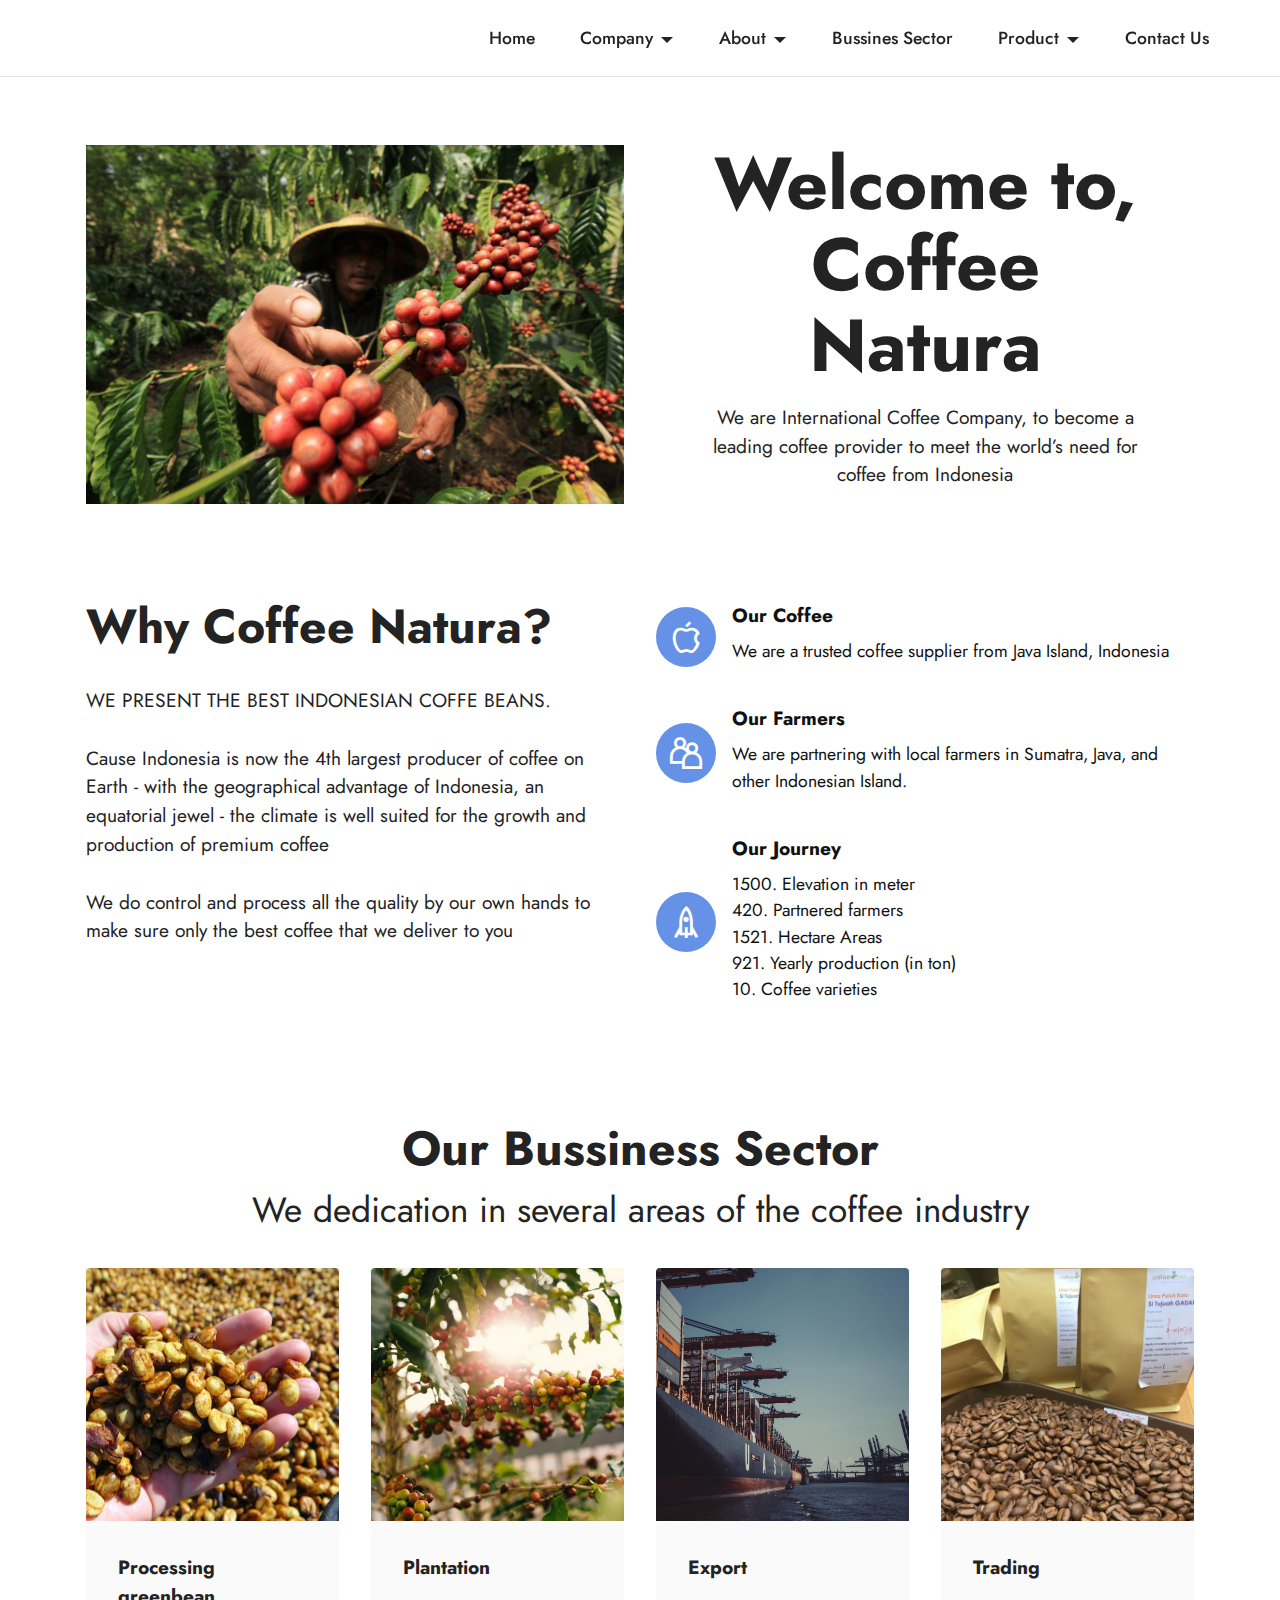
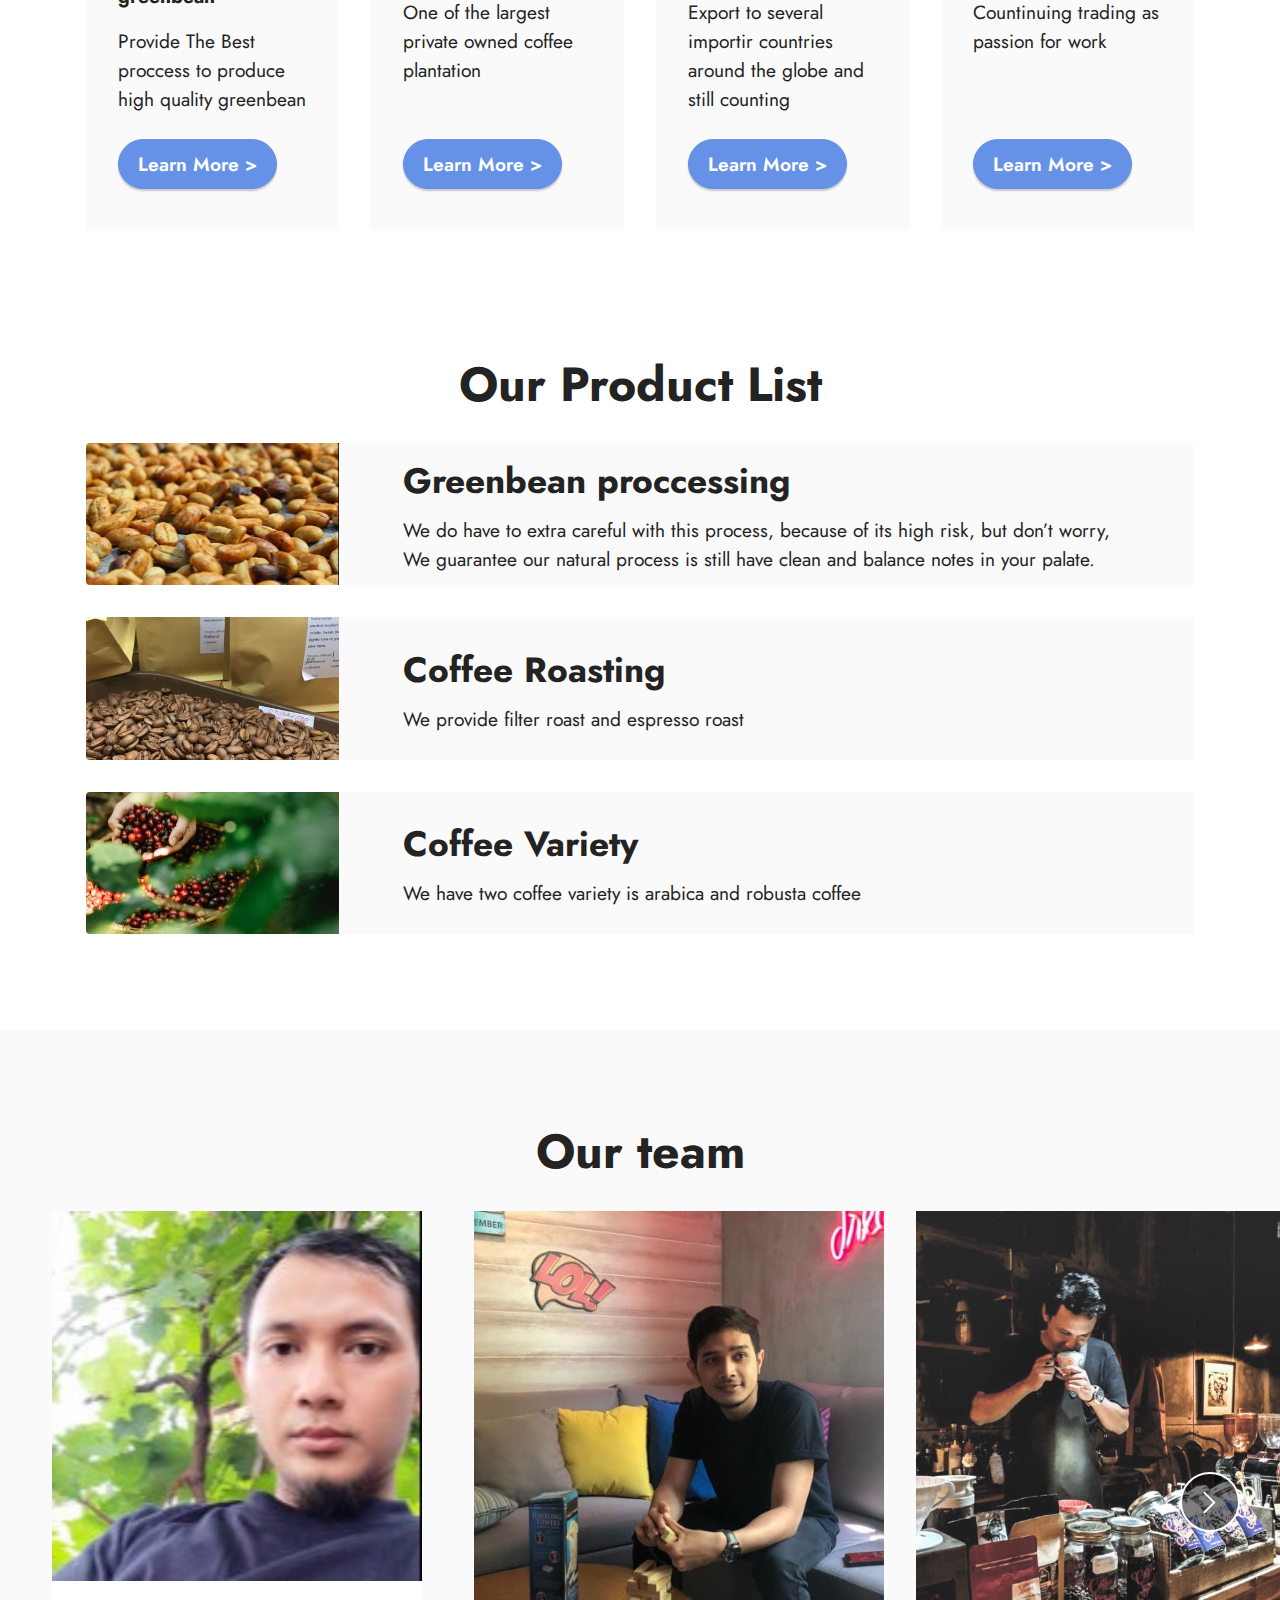
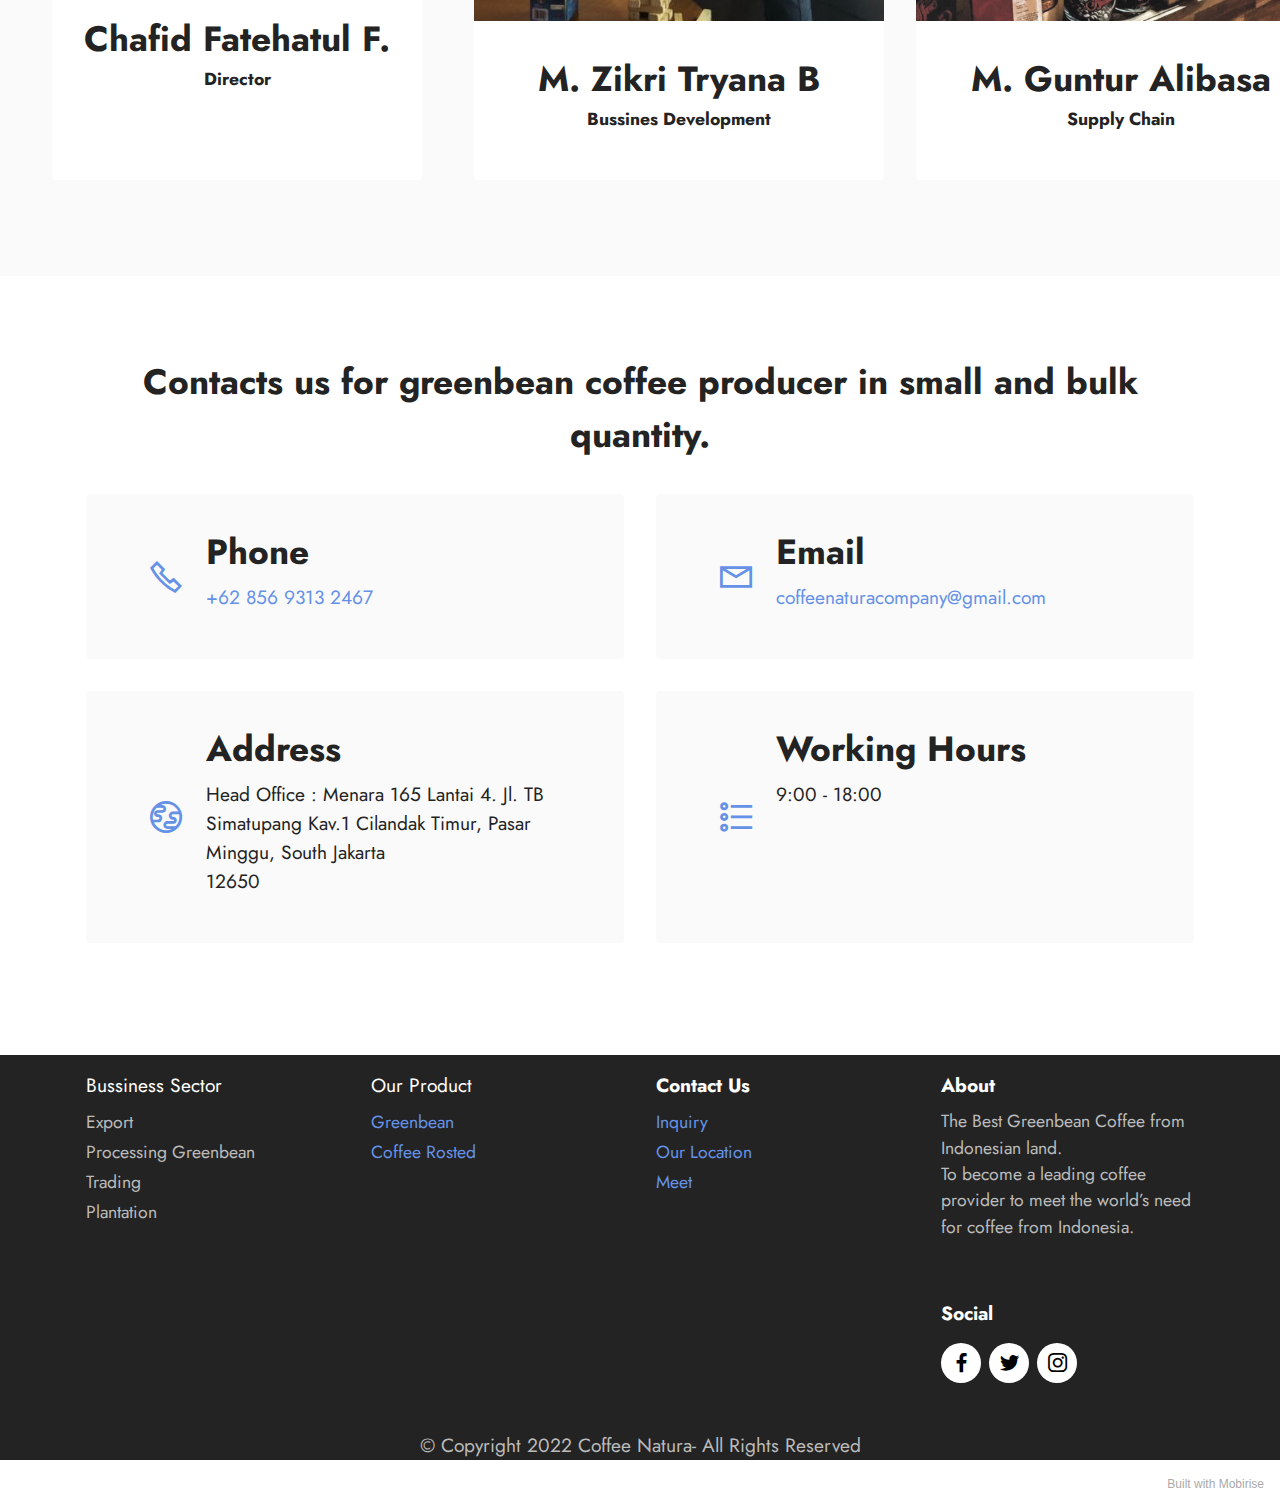
<file: index.html>
<!DOCTYPE html>
<html  >
<head>
  <!-- Site made with Mobirise Website Builder v5.5.2, https://mobirise.com -->
  <meta charset="UTF-8">
  <meta http-equiv="X-UA-Compatible" content="IE=edge">
  <meta name="generator" content="Mobirise v5.5.2, mobirise.com">
  <meta name="viewport" content="width=device-width, initial-scale=1, minimum-scale=1">
  <link rel="shortcut icon" href="assets/images/mbr-157x104.jpeg" type="image/x-icon">
  <meta name="description" content="">
  
  
  <title>Home</title>
  <link rel="stylesheet" href="assets/web/assets/mobirise-icons2/mobirise2.css">
  <link rel="stylesheet" href="assets/bootstrap/css/bootstrap.min.css">
  <link rel="stylesheet" href="assets/bootstrap/css/bootstrap-grid.min.css">
  <link rel="stylesheet" href="assets/bootstrap/css/bootstrap-reboot.min.css">
  <link rel="stylesheet" href="assets/dropdown/css/style.css">
  <link rel="stylesheet" href="assets/socicon/css/styles.css">
  <link rel="stylesheet" href="assets/theme/css/style.css">
  <link rel="preload" href="https://fonts.googleapis.com/css?family=Jost:100,200,300,400,500,600,700,800,900,100i,200i,300i,400i,500i,600i,700i,800i,900i&display=swap" as="style" onload="this.onload=null;this.rel='stylesheet'">
  <noscript><link rel="stylesheet" href="https://fonts.googleapis.com/css?family=Jost:100,200,300,400,500,600,700,800,900,100i,200i,300i,400i,500i,600i,700i,800i,900i&display=swap"></noscript>
  <link rel="preload" as="style" href="assets/mobirise/css/mbr-additional.css"><link rel="stylesheet" href="assets/mobirise/css/mbr-additional.css" type="text/css">
  
  
  
  
</head>
<body>
  
  <section data-bs-version="5.1" class="menu cid-s48OLK6784" once="menu" id="menu1-h">
    
    <nav class="navbar navbar-dropdown navbar-fixed-top navbar-expand-lg">
        <div class="container-fluid">
            <div class="navbar-brand">
                
                
            </div>
            <button class="navbar-toggler" type="button" data-toggle="collapse" data-bs-toggle="collapse" data-target="#navbarSupportedContent" data-bs-target="#navbarSupportedContent" aria-controls="navbarNavAltMarkup" aria-expanded="false" aria-label="Toggle navigation">
                <div class="hamburger">
                    <span></span>
                    <span></span>
                    <span></span>
                    <span></span>
                </div>
            </button>
            <div class="collapse navbar-collapse" id="navbarSupportedContent">
                <ul class="navbar-nav nav-dropdown nav-right navbar-nav-top-padding" data-app-modern-menu="true"><li class="nav-item"><a class="nav-link link text-black text-primary display-4" href="index.html">Home</a></li>
                    <li class="nav-item dropdown"><a class="nav-link link text-black text-primary dropdown-toggle show display-4" href="page2.html" data-toggle="dropdown-submenu" data-bs-toggle="dropdown" data-bs-auto-close="outside" aria-expanded="false">Company</a><div class="dropdown-menu show" aria-labelledby="dropdown-undefined" data-bs-popper="none"><a class="text-black text-primary show dropdown-item display-4" href="page2.html#header6-1s">Vision</a><a class="text-black text-primary dropdown-item display-4" href="page2.html#content14-1o">Corporate Value</a><a class="text-black text-primary show dropdown-item display-4" href="page2.html#header14-1r">Investor</a></div></li><li class="nav-item dropdown"><a class="nav-link link text-black dropdown-toggle show display-4" href="https://mobirise.com" data-toggle="dropdown-submenu" data-bs-toggle="dropdown" data-bs-auto-close="outside" aria-expanded="false">About</a><div class="dropdown-menu show" aria-labelledby="dropdown-undefined" data-bs-popper="none"><a class="text-black dropdown-item show text-primary display-4" href="page3.html#top" aria-expanded="false">History</a><a class="text-black show dropdown-item text-primary display-4" href="page3.html#features17-1x">Farmers</a><a class="text-black show dropdown-item text-primary display-4" href="page3.html#features16-1z">Coffee</a><a class="text-black show dropdown-item text-primary display-4" href="page3.html#features23-24">Journey</a></div></li><li class="nav-item"><a class="nav-link link text-black text-primary display-4" href="page4.html#top">Bussines Sector</a></li><li class="nav-item dropdown"><a class="nav-link link text-black text-primary dropdown-toggle show display-4" href="page1.html#top" data-toggle="dropdown-submenu" data-bs-toggle="dropdown" data-bs-auto-close="outside" aria-expanded="false">Product</a><div class="dropdown-menu show" aria-labelledby="dropdown-undefined" data-bs-popper="none"><a class="text-black text-primary dropdown-item display-4" href="page1.html#header3-1e">Greenbean</a><a class="text-black text-primary show dropdown-item display-4" href="page1.html#features5-1h">Coffee Rosted</a></div></li><li class="nav-item"><a class="nav-link link text-black text-primary display-4" href="page5.html#top">Contact Us</a></li></ul>
                
                
            </div>
        </div>
    </nav>

</section>

<section data-bs-version="5.1" class="header11 cid-sUVKVR7hkg" id="header11-2n">

    

    

    <div class="container">
        <div class="row justify-content-center">
            <div class="col-12 col-md-6 image-wrapper">
                <img class="w-100" src="assets/images/f-panen-raya-kopi-merah-4c-zubaidillah-9rjinf9-1256x837.jpg" alt="Mobirise">
            </div>
            <div class="col-12 col-md">
                <div class="text-wrapper text-center">
                    <h1 class="mbr-section-title mbr-fonts-style mb-3 display-1"><strong>Welcome to,
</strong><div><strong>Coffee Natura</strong></div></h1>
                    <p class="mbr-text mbr-fonts-style display-7">
                        We are International Coffee Company, to become a leading coffee provider to meet the world’s need for coffee from Indonesia</p>
                    
                </div>
            </div>
        </div>
    </div>
</section>

<section data-bs-version="5.1" class="features12 cid-sUVLKtJGYB" id="features13-2o">

    
    
    <div class="container">
        <div class="row justify-content-center">
            <div class="col-12 col-lg-6">
                <div class="card-wrapper">
                    <div class="card-box align-left">
                        <h4 class="card-title mbr-fonts-style mb-4 display-2"><strong>Why Coffee Natura?</strong></h4>
                        <p class="mbr-text mbr-fonts-style mb-4 display-7">WE PRESENT THE BEST INDONESIAN COFFE BEANS.
<br>
<br>Cause Indonesia is now the 4th largest producer of coffee on Earth - with the geographical advantage of Indonesia, an equatorial jewel - the climate is well suited for the growth and production of premium coffee
<br>
<br>We do control and process all the quality by our own hands to make sure only the best coffee that we deliver to you&nbsp;</p>
                        
                    </div>
                </div>
            </div>
            <div class="col-12 col-lg-6">
                <div class="item mbr-flex">
                    <div class="icon-box">
                        <span class="mbr-iconfont mobi-mbri-apple mobi-mbri"></span>
                    </div>
                    <div class="text-box">
                        <h4 class="icon-title mbr-black mbr-fonts-style display-7"><strong>Our Coffee</strong></h4>
                        <h5 class="icon-text mbr-black mbr-fonts-style display-4">We are a trusted coffee supplier from Java Island, Indonesia</h5>
                    </div>
                </div>
                <div class="item mbr-flex">
                    <div class="icon-box">
                        <span class="mbr-iconfont mobi-mbri-users mobi-mbri"></span>
                    </div>
                    <div class="text-box">
                        <h4 class="icon-title mbr-black mbr-fonts-style display-7"><strong>Our Farmers</strong></h4>
                        <h5 class="icon-text mbr-black mbr-fonts-style display-4">We are partnering with local farmers in Sumatra, Java, and other Indonesian Island.&nbsp;</h5>
                    </div>
                </div>
                <div class="item mbr-flex">
                    <div class="icon-box">
                        <span class="mbr-iconfont mobi-mbri-rocket mobi-mbri"></span>
                    </div>
                    <div class="text-box">
                        <h4 class="icon-title mbr-black mbr-fonts-style display-7"><strong>Our Journey</strong></h4>
                        <h5 class="icon-text mbr-black mbr-fonts-style display-4">1500. Elevation in meter
<div>420. Partnered farmers
</div><div>1521. Hectare Areas
</div><div>921. Yearly production (in ton)
</div><div>10. Coffee varieties</div></h5>
                    </div>
                </div>
            </div>
        </div>
    </div>
</section>

<section data-bs-version="5.1" class="features3 cid-sUVMz5PQ1i" id="features3-2p">
    
    
    <div class="container">
        <div class="mbr-section-head">
            <h4 class="mbr-section-title mbr-fonts-style align-center mb-0 display-2"><strong>Our Bussiness Sector</strong></h4>
            <h5 class="mbr-section-subtitle mbr-fonts-style align-center mb-0 mt-2 display-5">We dedication in several areas of the coffee industry</h5>
        </div>
        <div class="row mt-4">
            <div class="item features-image сol-12 col-md-6 col-lg-3 active">
                <div class="item-wrapper">
                    <div class="item-img">
                        <a href="page4.html#slider5-2b"><img src="assets/images/1289932391-596x447.jpeg" alt="" data-slide-to="0" data-bs-slide-to="0"></a>
                    </div>
                    <div class="item-content">
                        <h5 class="item-title mbr-fonts-style display-7"><strong>Processing greenbean</strong></h5>
                        
                        <p class="mbr-text mbr-fonts-style mt-3 display-7">Provide The Best proccess to produce high quality greenbean</p>
                    </div>
                    <div class="mbr-section-btn item-footer mt-2"><a href="page4.html#features16-2d" class="btn btn-primary item-btn display-7">Learn More
                            &gt;</a></div>
                </div>
            </div><div class="item features-image сol-12 col-md-6 col-lg-3">
                <div class="item-wrapper">
                    <div class="item-img">
                        <img src="assets/images/pexels-daniel-reche-1556665-596x398.jpeg" alt="" data-slide-to="1" data-bs-slide-to="1">
                    </div>
                    <div class="item-content">
                        <h5 class="item-title mbr-fonts-style display-7"><strong>Plantation</strong></h5>
                        
                        <p class="mbr-text mbr-fonts-style mt-3 display-7">One of the largest private owned coffee plantation&nbsp;</p>
                    </div>
                    <div class="mbr-section-btn item-footer mt-2"><a href="page4.html#features17-2g" class="btn btn-primary item-btn display-7">Learn More
                            &gt;</a></div>
                </div>
            </div><div class="item features-image сol-12 col-md-6 col-lg-3">
                <div class="item-wrapper">
                    <div class="item-img">
                        <img src="assets/images/pexels-sascha-hormel-1095814-5184x3456.jpeg" alt="" data-slide-to="2" data-bs-slide-to="2">
                    </div>
                    <div class="item-content">
                        <h5 class="item-title mbr-fonts-style display-7"><strong>Export</strong></h5>
                        
                        <p class="mbr-text mbr-fonts-style mt-3 display-7">Export to several importir countries around the globe and still counting&nbsp;</p>
                    </div>
                    <div class="mbr-section-btn item-footer mt-2"><a href="page4.html#features17-2e" class="btn btn-primary item-btn display-7">Learn More
                            &gt;</a></div>
                </div>
            </div><div class="item features-image сol-12 col-md-6 col-lg-3">
                <div class="item-wrapper">
                    <div class="item-img">
                        <img src="assets/images/62018164-738736289861805-8991308554808014033-n-1-1080x1080.jpg" alt="" data-slide-to="3" data-bs-slide-to="3">
                    </div>
                    <div class="item-content">
                        <h5 class="item-title mbr-fonts-style display-7"><strong>Trading</strong></h5>
                        
                        <p class="mbr-text mbr-fonts-style mt-3 display-7">Countinuing trading as passion for work</p>
                    </div>
                    <div class="mbr-section-btn item-footer mt-2"><a href="page4.html#features16-2f" class="btn btn-primary item-btn display-7">Learn More
                            &gt;</a></div>
                </div>
            </div>
            
            
        </div>
    </div>
</section>

<section data-bs-version="5.1" class="features10 cid-sUVSmnqyQN" id="features11-2u">
    <!---->
    
    
    <div class="container">
        <div class="title">
            <h3 class="mbr-section-title mbr-fonts-style mb-4 display-2">
                <strong>Our Product List</strong>
            </h3>
            
        </div>
        <div class="card">
            <div class="card-wrapper">
                <div class="row align-items-center">
                    <div class="col-12 col-md-3">
                        <div class="image-wrapper">
                            <img src="assets/images/apa-itu-honey-coffee-1-499x294.jpeg" alt="Mobirise" title="">
                        </div>
                    </div>
                    <div class="col-12 col-md">
                        <div class="card-box">
                            <div class="row">
                                <div class="col-12">
                                    <div class="top-line">
                                        <h4 class="card-title mbr-fonts-style display-5"><strong>Greenbean proccessing</strong></h4>
                                        <p class="cost mbr-fonts-style display-5"></p>
                                    </div>
                                </div>
                                <div class="col-12">
                                    <div class="bottom-line">
                                        <p class="mbr-text mbr-fonts-style m-0 display-7">We do have to extra careful with this process, because of its high risk, but don’t worry, We guarantee our natural process is still have clean and balance notes in your palate.&nbsp;</p>
                                    </div>
                                </div>
                            </div>
                        </div>
                    </div>
                </div>
            </div>
        </div>
        <div class="card">
            <div class="card-wrapper">
                <div class="row align-items-center">
                    <div class="col-12 col-md-3">
                        <div class="image-wrapper">
                            <img src="assets/images/62018164-738736289861805-8991308554808014033-n-596x596.jpeg" alt="Mobirise" title="">
                        </div>
                    </div>
                    <div class="col-12 col-md">
                        <div class="card-box">
                            <div class="row">
                                <div class="col-12">
                                    <div class="top-line">
                                        <h4 class="card-title mbr-fonts-style display-5"><strong>Coffee Roasting</strong></h4>
                                        <p class="cost mbr-fonts-style display-5"></p>
                                    </div>
                                </div>
                                <div class="col-12">
                                    <div class="bottom-line">
                                        <p class="mbr-text mbr-fonts-style m-0 display-7">
                                            We provide filter roast and espresso roast</p>
                                    </div>
                                </div>
                            </div>
                        </div>
                    </div>
                </div>
            </div>
        </div>
        <div class="card">
            <div class="card-wrapper">
                <div class="row align-items-center">
                    <div class="col-12 col-md-3">
                        <div class="image-wrapper">
                            <img src="assets/images/pexels-michael-burrows-7125531-596x397.jpeg" alt="Mobirise" title="">
                        </div>
                    </div>
                    <div class="col-12 col-md">
                        <div class="card-box">
                            <div class="row">
                                <div class="col-12">
                                    <div class="top-line">
                                        <h4 class="card-title mbr-fonts-style display-5"><strong>Coffee Variety</strong></h4>
                                        <p class="cost mbr-fonts-style display-5"></p>
                                    </div>
                                </div>
                                <div class="col-12">
                                    <div class="bottom-line">
                                        <p class="mbr-text mbr-fonts-style m-0 display-7">
                                            We have two coffee variety is arabica and robusta coffee</p>
                                    </div>
                                </div>
                            </div>
                        </div>
                    </div>
                </div>
            </div>
        </div>
        
        
        
    </div>
</section>

<section data-bs-version="5.1" class="slider3 mbr-embla cid-sUVOb3WSwL" id="slider3-2s">
    

    
    <div class="position-relative text-center">
        <div class="col-12">
            <h3 class="mbr-section-title mbr-fonts-style align-center mb-4 display-2">
                <strong>Our team</strong>
            </h3>
            
        </div>
        <div class="embla" data-skip-snaps="true" data-align="center" data-contain-scroll="trimSnaps" data-auto-play-interval="5" data-draggable="true">
            <div class="embla__viewport container-fluid">
                <div class="embla__container">
                    
                    
                    <div class="embla__slide slider-image item active" style="margin-left: 1rem; margin-right: 1rem;">
                        <div class="card-wrap">
                            <div class="item-wrapper position-relative">
                                <div class="image-wrap">
                                    <img src="assets/images/whatsapp-image-2022-01-19-at-12.09.48-165x358.jpeg" data-slide-to="1" data-bs-slide-to="1">
                                </div>
                            </div>
                            <div class="content-wrap">
                                <h5 class="mbr-section-title card-title mbr-fonts-style align-center m-0 display-5"><strong>Chafid Fatehatul F.</strong></h5>
                                <h6 class="mbr-role mbr-fonts-style align-center mb-3 display-4">
                                    <strong>Director</strong></h6>
                                <p class="card-text mbr-fonts-style align-center display-7"></p>
                                
                                
                            </div>
                        </div>
                    </div><div class="embla__slide slider-image item" style="margin-left: 1rem; margin-right: 1rem;">
                        <div class="card-wrap">
                            <div class="item-wrapper position-relative">
                                <div class="image-wrap">
                                    <img src="assets/images/whatsapp-image-2022-01-14-at-07.23.21-600x800.jpeg" data-slide-to="2" data-bs-slide-to="2">
                                </div>
                            </div>
                            <div class="content-wrap">
                                <h5 class="mbr-section-title card-title mbr-fonts-style align-center m-0 display-5">
                                    <strong>M. Zikri Tryana B</strong></h5>
                                <h6 class="mbr-role mbr-fonts-style align-center mb-3 display-4">
                                    <strong>Bussines Development</strong></h6>
                                <p class="card-text mbr-fonts-style align-center display-7"></p>
                                
                                
                            </div>
                        </div>
                    </div><div class="embla__slide slider-image item" style="margin-left: 1rem; margin-right: 1rem;">
                        <div class="card-wrap">
                            <div class="item-wrapper position-relative">
                                <div class="image-wrap">
                                    <img src="assets/images/whatsapp-image-2022-01-14-at-07.40.53-600x600.jpg" data-slide-to="3" data-bs-slide-to="3">
                                </div>
                            </div>
                            <div class="content-wrap">
                                <h5 class="mbr-section-title card-title mbr-fonts-style align-center m-0 display-5">
                                    <strong>M. Guntur Alibasa</strong></h5>
                                <h6 class="mbr-role mbr-fonts-style align-center mb-3 display-4">
                                    <strong>Supply Chain</strong></h6>
                                <p class="card-text mbr-fonts-style align-center display-7"></p>
                                
                                
                            </div>
                        </div>
                    </div><div class="embla__slide slider-image item" style="margin-left: 1rem; margin-right: 1rem;">
                        <div class="card-wrap">
                            <div class="item-wrapper position-relative">
                                <div class="image-wrap">
                                    <img src="assets/images/29740841-373564796455600-3150009889120583680-n-600x600.jpg" data-slide-to="4" data-bs-slide-to="4">
                                </div>
                            </div>
                            <div class="content-wrap">
                                <h5 class="mbr-section-title card-title mbr-fonts-style align-center m-0 display-5">
                                    <strong>Susan Anggraeni</strong></h5>
                                <h6 class="mbr-role mbr-fonts-style align-center mb-3 display-4">
                                    <strong>Bussiness Analyst</strong>
                                </h6>
                                <p class="card-text mbr-fonts-style align-center display-7"></p>
                                
                                
                            </div>
                        </div>
                    </div>
                    
                </div>
            </div>
            <button class="embla__button embla__button--prev">
                <span class="mobi-mbri mobi-mbri-arrow-prev mbr-iconfont" aria-hidden="true"></span>
                <span class="sr-only visually-hidden visually-hidden">Previous</span>
            </button>
            <button class="embla__button embla__button--next">
                <span class="mobi-mbri mobi-mbri-arrow-next mbr-iconfont" aria-hidden="true"></span>
                <span class="sr-only visually-hidden visually-hidden">Next</span>
            </button>
        </div>
    </div>
</section>

<section data-bs-version="5.1" class="contacts2 cid-sUVWTTFtq2" id="contacts2-2w">
    <!---->
    
    
    <div class="container">
        <div class="mbr-section-head">
            <h3 class="mbr-section-title mbr-fonts-style align-center mb-0 display-5">
                <strong>Contacts us for g</strong><strong>reenbean coffee producer in small and bulk quantity.</strong>
            </h3>
            
        </div>
        <div class="row justify-content-center mt-4">
            <div class="card col-12 col-md-6">
                <div class="card-wrapper">
                    <div class="image-wrapper">
                        <span class="mbr-iconfont mobi-mbri-phone mobi-mbri"></span>
                    </div>
                    <div class="text-wrapper">
                        <h6 class="card-title mbr-fonts-style mb-1 display-5">
                            <strong>Phone</strong>
                        </h6>
                        <p class="mbr-text mbr-fonts-style display-7"><a href="https://wa.me/6285693132467" class="text-primary">+62 856 9313 2467</a></p>
                    </div>
                </div>
            </div>
            <div class="card col-12 col-md-6">
                <div class="card-wrapper">
                    <div class="image-wrapper">
                        <span class="mbr-iconfont mobi-mbri-letter mobi-mbri"></span>
                    </div>
                    <div class="text-wrapper">
                        <h6 class="card-title mbr-fonts-style mb-1 display-5">
                            <strong>Email</strong>
                        </h6>
                        <p class="mbr-text mbr-fonts-style display-7">
                            <a href="mailto:coffeenaturacompany@gmail.com" class="text-primary">coffeenaturacompany@gmail.com</a>
                        </p>
                    </div>
                </div>
            </div>
            <div class="card col-12 col-md-6">
                <div class="card-wrapper">
                    <div class="image-wrapper">
                        <span class="mbr-iconfont mobi-mbri-globe mobi-mbri"></span>
                    </div>
                    <div class="text-wrapper">
                        <h6 class="card-title mbr-fonts-style mb-1 display-5">
                            <strong>Address</strong>
                        </h6>
                        <p class="mbr-text mbr-fonts-style display-7">Head Office : Menara 165 Lantai 4. Jl. TB Simatupang Kav.1 Cilandak Timur, Pasar Minggu, South Jakarta
<br>12650&nbsp;<br></p>
                    </div>
                </div>
            </div>
            <div class="card col-12 col-md-6">
                <div class="card-wrapper">
                    <div class="image-wrapper">
                        <span class="mbr-iconfont mobi-mbri-bulleted-list mobi-mbri"></span>
                    </div>
                    <div class="text-wrapper">
                        <h6 class="card-title mbr-fonts-style mb-1 display-5">
                            <strong>Working Hours</strong>
                        </h6>
                        <p class="mbr-text mbr-fonts-style display-7">
                            9:00 - 18:00
                        </p>
                    </div>
                </div>
            </div>
        </div>
    </div>
</section>

<section data-bs-version="5.1" class="footer1 cid-sPviEnBmGe" once="footers" id="footer1-2i">

    
    
    <div class="container">
        <div class="row mbr-white">
            <div class="col-12 col-md-6 col-lg-3">
                <h5 class="mbr-section-subtitle mbr-fonts-style mb-2 display-7">Bussiness Sector</h5>
                <ul class="list mbr-fonts-style display-4">
                    <li class="mbr-text item-wrap">Export</li><li class="mbr-text item-wrap">Processing Greenbean</li><li class="mbr-text item-wrap">Trading</li><li class="mbr-text item-wrap">Plantation</li>
                </ul>
            </div>
            <div class="col-12 col-md-6 col-lg-3">
                <h5 class="mbr-section-subtitle mbr-fonts-style mb-2 display-7">Our Product</h5>
                <ul class="list mbr-fonts-style display-4">

                    <li class="mbr-text item-wrap"><a href="page1.html#features4-1d" class="text-primary">Greenbean</a></li><li class="mbr-text item-wrap"><a href="page1.html#features5-1h" class="text-primary">Coffee Rosted</a></li>
                </ul>
            </div>
            <div class="col-12 col-md-6 col-lg-3">
                <h5 class="mbr-section-subtitle mbr-fonts-style mb-2 display-7"><strong>Contact Us</strong></h5>
                <ul class="list mbr-fonts-style display-4">
                    <li class="mbr-text item-wrap"><a href="page5.html#form1-2k" class="text-primary">Inquiry</a></li><li class="mbr-text item-wrap"><a href="page5.html#map3-29" class="text-primary">Our Location</a></li><li class="mbr-text item-wrap"><a href="page5.html#contacts2-27" class="text-primary">Meet</a></li>
                </ul>
            </div>
            <div class="col-12 col-md-6 col-lg-3">
                <h5 class="mbr-section-subtitle mbr-fonts-style mb-2 display-7">
                    <strong>About</strong>
                </h5>
                <p class="mbr-text mbr-fonts-style mb-4 display-4">The Best Greenbean Coffee from Indonesian land.<br>
To become a leading coffee provider to meet the world’s need for coffee from Indonesia.<br>&nbsp;<br></p>
                <h5 class="mbr-section-subtitle mbr-fonts-style mb-3 display-7">
                    <strong>Social</strong>
                </h5>
                <div class="social-row display-7">
                    <div class="soc-item">
                        <a href="https://twitter.com/mobirise" target="_blank">
                            <span class="mbr-iconfont socicon socicon-facebook"></span>
                        </a>
                    </div>
                    <div class="soc-item">
                        <a href="https://twitter.com/mobirise" target="_blank">
                            <span class="mbr-iconfont socicon socicon-twitter"></span>
                        </a>
                    </div>
                    <div class="soc-item">
                        <a href="https://www.instagram.com/coffeenatura/" target="_blank">
                            <span class="mbr-iconfont socicon-instagram socicon"></span>
                        </a>
                    </div>
                    
                </div>
            </div>
            <div class="col-12 mt-4">
                <p class="mbr-text mb-0 mbr-fonts-style copyright align-center display-7">
                    © Copyright 2022 Coffee Natura- All Rights Reserved
                </p>
            </div>
        </div>
    </div>
</section><section style="background-color: #fff; font-family: -apple-system, BlinkMacSystemFont, 'Segoe UI', 'Roboto', 'Helvetica Neue', Arial, sans-serif; color:#aaa; font-size:12px; padding: 0; align-items: center; display: flex;"><a href="https://mobirise.site/c" style="flex: 1 1; height: 3rem; padding-left: 1rem;"></a><p style="flex: 0 0 auto; margin:0; padding-right:1rem;">Built with <a href="https://mobirise.site/a" style="color:#aaa;">Mobirise</a></p></section><script src="assets/bootstrap/js/bootstrap.bundle.min.js"></script>  <script src="assets/smoothscroll/smooth-scroll.js"></script>  <script src="assets/ytplayer/index.js"></script>  <script src="assets/dropdown/js/navbar-dropdown.js"></script>  <script src="assets/embla/embla.min.js"></script>  <script src="assets/embla/script.js"></script>  <script src="assets/theme/js/script.js"></script>  
  
  
</body>
</html>
</file>
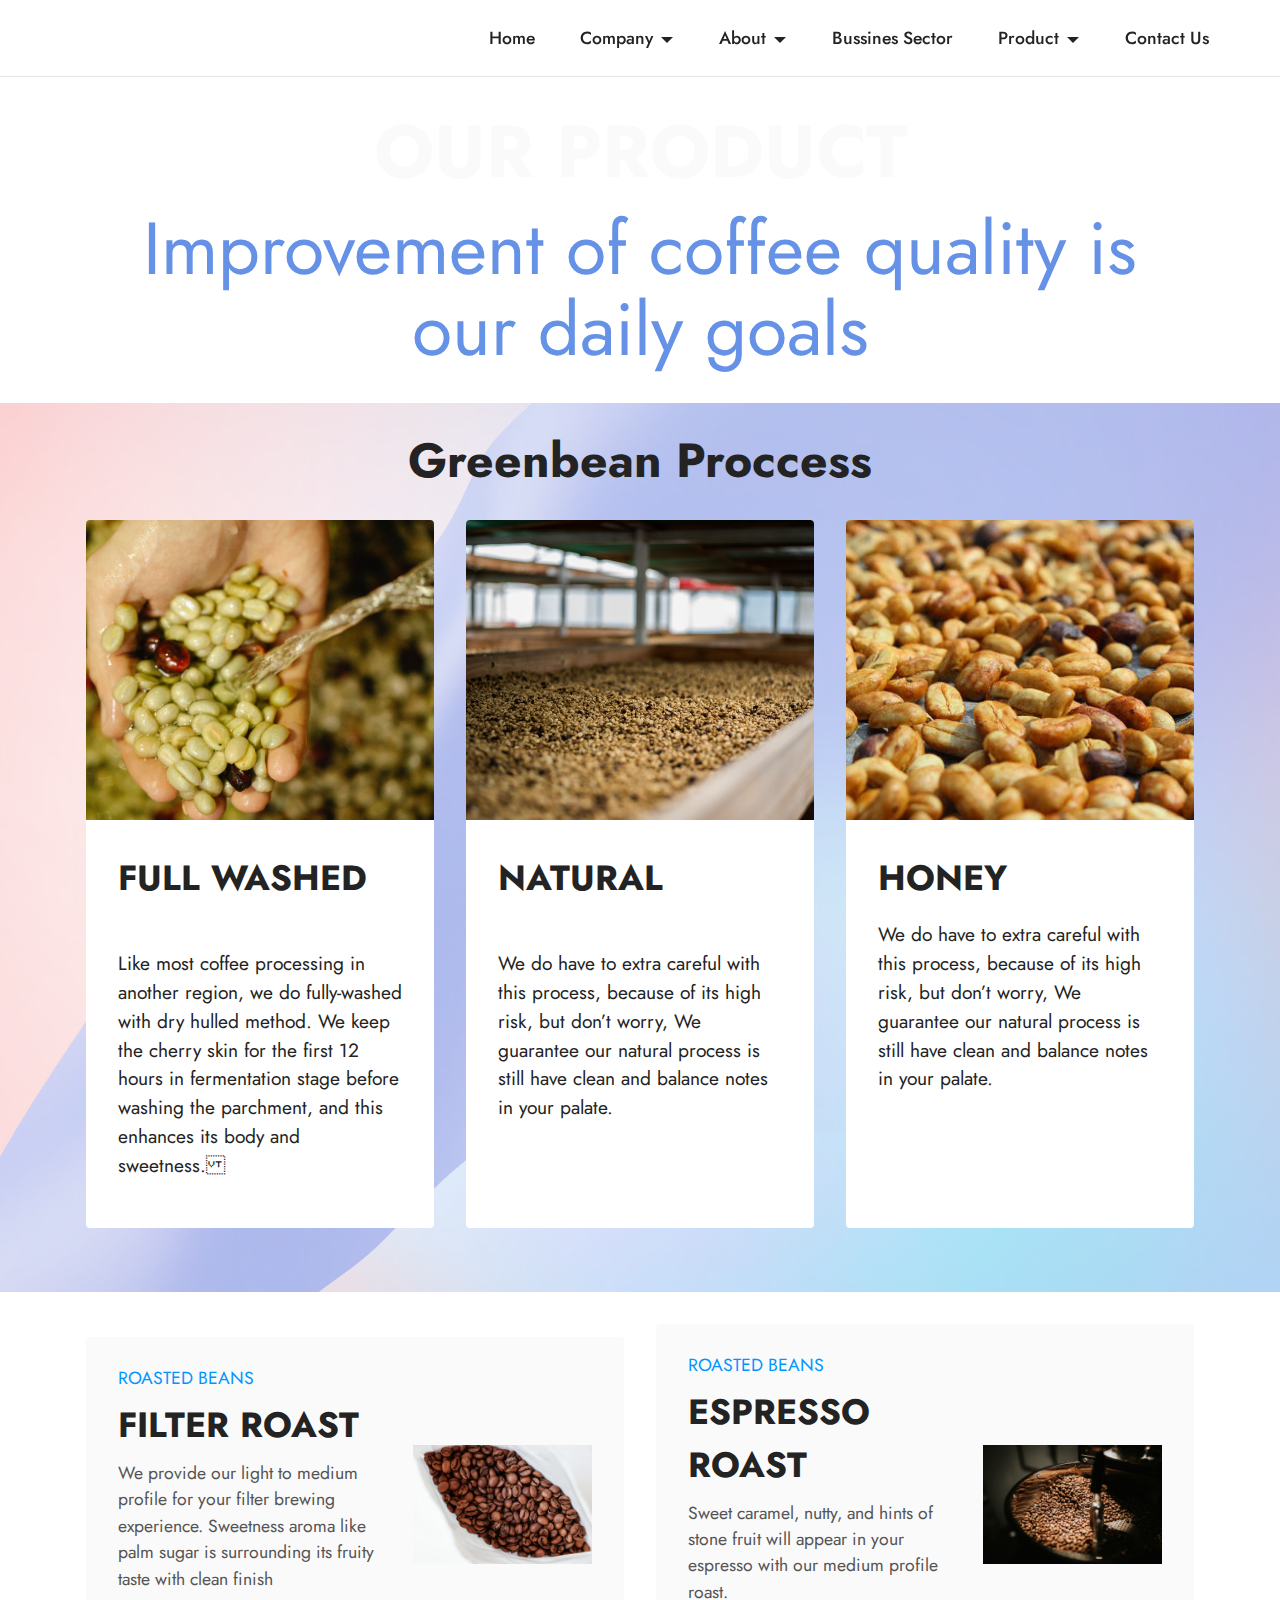
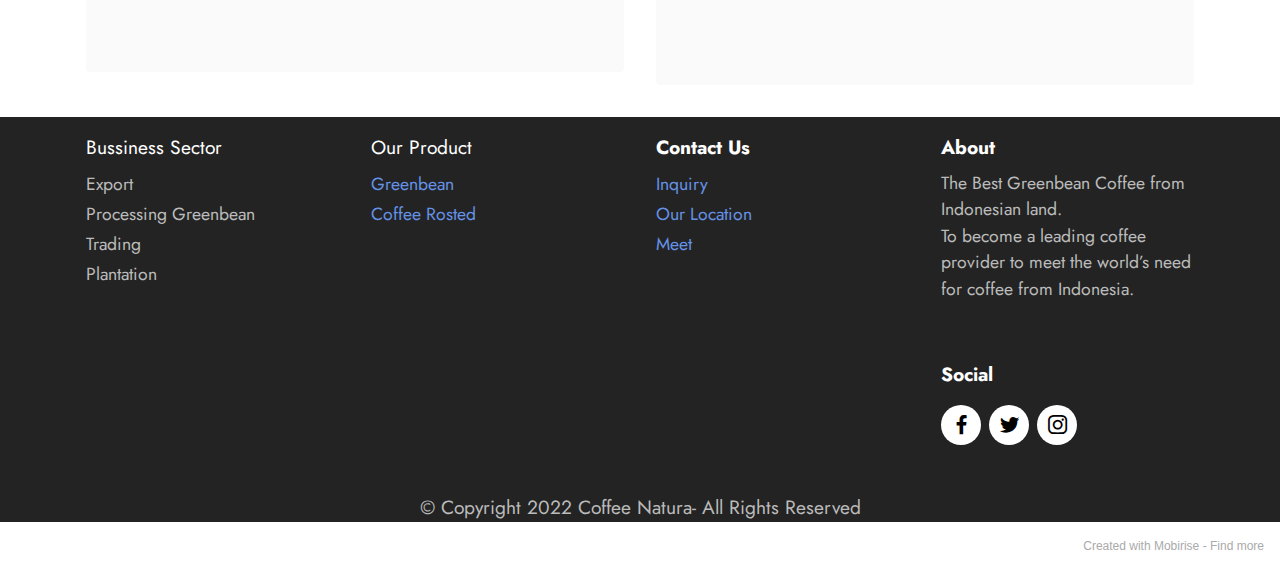
<file: page1.html>
<!DOCTYPE html>
<html  >
<head>
  <!-- Site made with Mobirise Website Builder v5.5.2, https://mobirise.com -->
  <meta charset="UTF-8">
  <meta http-equiv="X-UA-Compatible" content="IE=edge">
  <meta name="generator" content="Mobirise v5.5.2, mobirise.com">
  <meta name="viewport" content="width=device-width, initial-scale=1, minimum-scale=1">
  <link rel="shortcut icon" href="assets/images/mbr-157x104.jpeg" type="image/x-icon">
  <meta name="description" content="">
  
  
  <title>Product</title>
  <link rel="stylesheet" href="assets/web/assets/mobirise-icons2/mobirise2.css">
  <link rel="stylesheet" href="assets/bootstrap/css/bootstrap.min.css">
  <link rel="stylesheet" href="assets/bootstrap/css/bootstrap-grid.min.css">
  <link rel="stylesheet" href="assets/bootstrap/css/bootstrap-reboot.min.css">
  <link rel="stylesheet" href="assets/dropdown/css/style.css">
  <link rel="stylesheet" href="assets/socicon/css/styles.css">
  <link rel="stylesheet" href="assets/theme/css/style.css">
  <link rel="preload" href="https://fonts.googleapis.com/css?family=Jost:100,200,300,400,500,600,700,800,900,100i,200i,300i,400i,500i,600i,700i,800i,900i&display=swap" as="style" onload="this.onload=null;this.rel='stylesheet'">
  <noscript><link rel="stylesheet" href="https://fonts.googleapis.com/css?family=Jost:100,200,300,400,500,600,700,800,900,100i,200i,300i,400i,500i,600i,700i,800i,900i&display=swap"></noscript>
  <link rel="preload" as="style" href="assets/mobirise/css/mbr-additional.css"><link rel="stylesheet" href="assets/mobirise/css/mbr-additional.css" type="text/css">
  
  
  
  
</head>
<body>
  
  <section data-bs-version="5.1" class="menu cid-s48OLK6784" once="menu" id="menu1-k">
    
    <nav class="navbar navbar-dropdown navbar-fixed-top navbar-expand-lg">
        <div class="container-fluid">
            <div class="navbar-brand">
                
                
            </div>
            <button class="navbar-toggler" type="button" data-toggle="collapse" data-bs-toggle="collapse" data-target="#navbarSupportedContent" data-bs-target="#navbarSupportedContent" aria-controls="navbarNavAltMarkup" aria-expanded="false" aria-label="Toggle navigation">
                <div class="hamburger">
                    <span></span>
                    <span></span>
                    <span></span>
                    <span></span>
                </div>
            </button>
            <div class="collapse navbar-collapse" id="navbarSupportedContent">
                <ul class="navbar-nav nav-dropdown nav-right navbar-nav-top-padding" data-app-modern-menu="true"><li class="nav-item"><a class="nav-link link text-black text-primary display-4" href="index.html">Home</a></li>
                    <li class="nav-item dropdown"><a class="nav-link link text-black text-primary dropdown-toggle show display-4" href="page2.html" data-toggle="dropdown-submenu" data-bs-toggle="dropdown" data-bs-auto-close="outside" aria-expanded="false">Company</a><div class="dropdown-menu show" aria-labelledby="dropdown-undefined" data-bs-popper="none"><a class="text-black text-primary show dropdown-item display-4" href="page2.html#header6-1s">Vision</a><a class="text-black text-primary dropdown-item display-4" href="page2.html#content14-1o">Corporate Value</a><a class="text-black text-primary show dropdown-item display-4" href="page2.html#header14-1r">Investor</a></div></li><li class="nav-item dropdown"><a class="nav-link link text-black dropdown-toggle show display-4" href="https://mobirise.com" data-toggle="dropdown-submenu" data-bs-toggle="dropdown" data-bs-auto-close="outside" aria-expanded="false">About</a><div class="dropdown-menu show" aria-labelledby="dropdown-undefined" data-bs-popper="none"><a class="text-black dropdown-item show text-primary display-4" href="page3.html#top" aria-expanded="false">History</a><a class="text-black show dropdown-item text-primary display-4" href="page3.html#features17-1x">Farmers</a><a class="text-black show dropdown-item text-primary display-4" href="page3.html#features16-1z">Coffee</a><a class="text-black show dropdown-item text-primary display-4" href="page3.html#features23-24">Journey</a></div></li><li class="nav-item"><a class="nav-link link text-black text-primary display-4" href="page4.html#top">Bussines Sector</a></li><li class="nav-item dropdown"><a class="nav-link link text-black text-primary dropdown-toggle show display-4" href="page1.html#top" data-toggle="dropdown-submenu" data-bs-toggle="dropdown" data-bs-auto-close="outside" aria-expanded="false">Product</a><div class="dropdown-menu show" aria-labelledby="dropdown-undefined" data-bs-popper="none"><a class="text-black text-primary dropdown-item display-4" href="page1.html#header3-1e">Greenbean</a><a class="text-black text-primary show dropdown-item display-4" href="page1.html#features5-1h">Coffee Rosted</a></div></li><li class="nav-item"><a class="nav-link link text-black text-primary display-4" href="page5.html#top">Contact Us</a></li></ul>
                
                
            </div>
        </div>
    </nav>

</section>

<section data-bs-version="5.1" class="header3 cid-sPudEVM4OU" id="header3-1e">

    

    

    <div class="align-center container">
        <div class="row justify-content-end">
            <div class="col-12 col-lg-12">
                <h1 class="mbr-section-title mbr-fonts-style mb-3 display-1"><strong>OUR PRODUCT</strong></h1>
                
                <p class="mbr-text mbr-fonts-style display-1">Improvement of coffee quality is our daily goals</p>
                
            </div>
        </div>
    </div>
</section>

<section data-bs-version="5.1" class="features4 cid-sPubWI8C1N" id="features4-1d">
    
    <div class="mbr-overlay"></div>
    <div class="container">
        <div class="mbr-section-head">
            <h4 class="mbr-section-title mbr-fonts-style align-center mb-0 display-2"><strong>Greenbean Proccess</strong></h4>
            
        </div>
        <div class="row mt-4">
            <div class="item features-image сol-12 col-md-6 col-lg-4">
                <div class="item-wrapper">
                    <div class="item-img">
                        <img src="assets/images/pexels-michael-burrows-7125590-816x1224.jpg" alt="" title="">
                    </div>
                    <div class="item-content">
                        <h5 class="item-title mbr-fonts-style display-5"><strong>FULL WASHED</strong></h5>
                        
                        <p class="mbr-text mbr-fonts-style mt-3 display-7"><br>Like most coffee processing in another region, we do fully-washed with dry hulled method. We keep the cherry skin for the first 12 hours in fermentation stage before washing the parchment, and this enhances its body and sweetness.&nbsp;<br></p>
                    </div>
                    
                </div>
            </div>
            <div class="item features-image сol-12 col-md-6 col-lg-4">
                <div class="item-wrapper">
                    <div class="item-img">
                        <img src="assets/images/honey-coffees-in-african-beds-scaled-816x545.jpg" alt="" title="">
                    </div>
                    <div class="item-content">
                        <h5 class="item-title mbr-fonts-style display-5"><strong>NATURAL</strong></h5>
                        
                        <p class="mbr-text mbr-fonts-style mt-3 display-7"><br>We do have to extra careful with this process, because of its high risk, but don’t worry, We guarantee our natural process is still have clean and balance notes in your palate.&nbsp;<br></p>
                    </div>
                    
                </div>
            </div>
            <div class="item features-image сol-12 col-md-6 col-lg-4">
                <div class="item-wrapper">
                    <div class="item-img">
                        <img src="assets/images/apa-itu-honey-coffee-499x294.jpg" alt="" title="">
                    </div>
                    <div class="item-content">
                        <h5 class="item-title mbr-fonts-style display-5"><strong>HONEY</strong></h5>
                        
                        <p class="mbr-text mbr-fonts-style mt-3 display-7">We do have to extra careful with this process, because of its high risk, but don’t worry, We guarantee our natural process is still have clean and balance notes in your palate.&nbsp;<br></p>
                    </div>
                    
                </div>
            </div>

        </div>
    </div>
</section>

<section data-bs-version="5.1" class="features4 cid-sPueQtt3NT" id="features5-1h">

    

    
    <div class="container">
        <div class="row">
            <div class="col-12 col-lg-6">
                <div class="card-wrapper">
                    <div class="row">
                        <div class="col-12 col-md-7">
                            <div class="text-wrapper">
                                <h6 class="card-subtitle mbr-fonts-style mb-2 display-4">ROASTED BEANS</h6>
                                <h5 class="card-title mbr-fonts-style display-5"><strong>FILTER ROAST</strong></h5>
                                <p class="mbr-text mbr-fonts-style mb-5 display-4">We provide our light to medium profile for your filter brewing experience. Sweetness aroma like palm sugar is surrounding its fruity taste with clean finish</p>
                                
                            </div>
                        </div>
                        <div class="col-12 col-md-5">
                            <div class="img-wrapper">
                                <img src="assets/images/pexels-photo-7657848-432x288.jpg" alt="Mobirise">
                            </div>
                        </div>
                    </div>
                </div>
            </div>
            <div class="col-12 col-lg-6">
                <div class="card-wrapper">
                    <div class="row">
                        <div class="col-12 col-md-7">
                            <div class="text-wrapper">
                                <h6 class="card-subtitle mbr-fonts-style mb-2 display-4">ROASTED BEANS</h6>
                                <h5 class="card-title mbr-fonts-style display-5"><strong>ESPRESSO ROAST</strong></h5>
                                <p class="mbr-text mbr-fonts-style mb-5 display-4">Sweet caramel, nutty, and hints of stone fruit will appear in your espresso with our medium profile roast.&nbsp;<br></p>
                                
                            </div>
                        </div>
                        <div class="col-12 col-md-5">
                            <div class="img-wrapper">
                                <img src="assets/images/pexels-photo-894695-432x288.jpg" alt="Mobirise">
                            </div>
                        </div>
                    </div>
                </div>
            </div>
        </div>
    </div>
</section>

<section data-bs-version="5.1" class="footer1 cid-sPviEnBmGe" once="footers" id="footer1-2i">

    
    
    <div class="container">
        <div class="row mbr-white">
            <div class="col-12 col-md-6 col-lg-3">
                <h5 class="mbr-section-subtitle mbr-fonts-style mb-2 display-7">Bussiness Sector</h5>
                <ul class="list mbr-fonts-style display-4">
                    <li class="mbr-text item-wrap">Export</li><li class="mbr-text item-wrap">Processing Greenbean</li><li class="mbr-text item-wrap">Trading</li><li class="mbr-text item-wrap">Plantation</li>
                </ul>
            </div>
            <div class="col-12 col-md-6 col-lg-3">
                <h5 class="mbr-section-subtitle mbr-fonts-style mb-2 display-7">Our Product</h5>
                <ul class="list mbr-fonts-style display-4">

                    <li class="mbr-text item-wrap"><a href="page1.html#features4-1d" class="text-primary">Greenbean</a></li><li class="mbr-text item-wrap"><a href="page1.html#features5-1h" class="text-primary">Coffee Rosted</a></li>
                </ul>
            </div>
            <div class="col-12 col-md-6 col-lg-3">
                <h5 class="mbr-section-subtitle mbr-fonts-style mb-2 display-7"><strong>Contact Us</strong></h5>
                <ul class="list mbr-fonts-style display-4">
                    <li class="mbr-text item-wrap"><a href="page5.html#form1-2k" class="text-primary">Inquiry</a></li><li class="mbr-text item-wrap"><a href="page5.html#map3-29" class="text-primary">Our Location</a></li><li class="mbr-text item-wrap"><a href="page5.html#contacts2-27" class="text-primary">Meet</a></li>
                </ul>
            </div>
            <div class="col-12 col-md-6 col-lg-3">
                <h5 class="mbr-section-subtitle mbr-fonts-style mb-2 display-7">
                    <strong>About</strong>
                </h5>
                <p class="mbr-text mbr-fonts-style mb-4 display-4">The Best Greenbean Coffee from Indonesian land.<br>
To become a leading coffee provider to meet the world’s need for coffee from Indonesia.<br>&nbsp;<br></p>
                <h5 class="mbr-section-subtitle mbr-fonts-style mb-3 display-7">
                    <strong>Social</strong>
                </h5>
                <div class="social-row display-7">
                    <div class="soc-item">
                        <a href="https://twitter.com/mobirise" target="_blank">
                            <span class="mbr-iconfont socicon socicon-facebook"></span>
                        </a>
                    </div>
                    <div class="soc-item">
                        <a href="https://twitter.com/mobirise" target="_blank">
                            <span class="mbr-iconfont socicon socicon-twitter"></span>
                        </a>
                    </div>
                    <div class="soc-item">
                        <a href="https://www.instagram.com/coffeenatura/" target="_blank">
                            <span class="mbr-iconfont socicon-instagram socicon"></span>
                        </a>
                    </div>
                    
                </div>
            </div>
            <div class="col-12 mt-4">
                <p class="mbr-text mb-0 mbr-fonts-style copyright align-center display-7">
                    © Copyright 2022 Coffee Natura- All Rights Reserved
                </p>
            </div>
        </div>
    </div>
</section><section style="background-color: #fff; font-family: -apple-system, BlinkMacSystemFont, 'Segoe UI', 'Roboto', 'Helvetica Neue', Arial, sans-serif; color:#aaa; font-size:12px; padding: 0; align-items: center; display: flex;"><a href="https://mobirise.site/f" style="flex: 1 1; height: 3rem; padding-left: 1rem;"></a><p style="flex: 0 0 auto; margin:0; padding-right:1rem;">Created with Mobirise - <a href="https://mobirise.site/k" style="color:#aaa;">Find more</a></p></section><script src="assets/bootstrap/js/bootstrap.bundle.min.js"></script>  <script src="assets/smoothscroll/smooth-scroll.js"></script>  <script src="assets/ytplayer/index.js"></script>  <script src="assets/dropdown/js/navbar-dropdown.js"></script>  <script src="assets/theme/js/script.js"></script>  
  
  
</body>
</html>
</file>
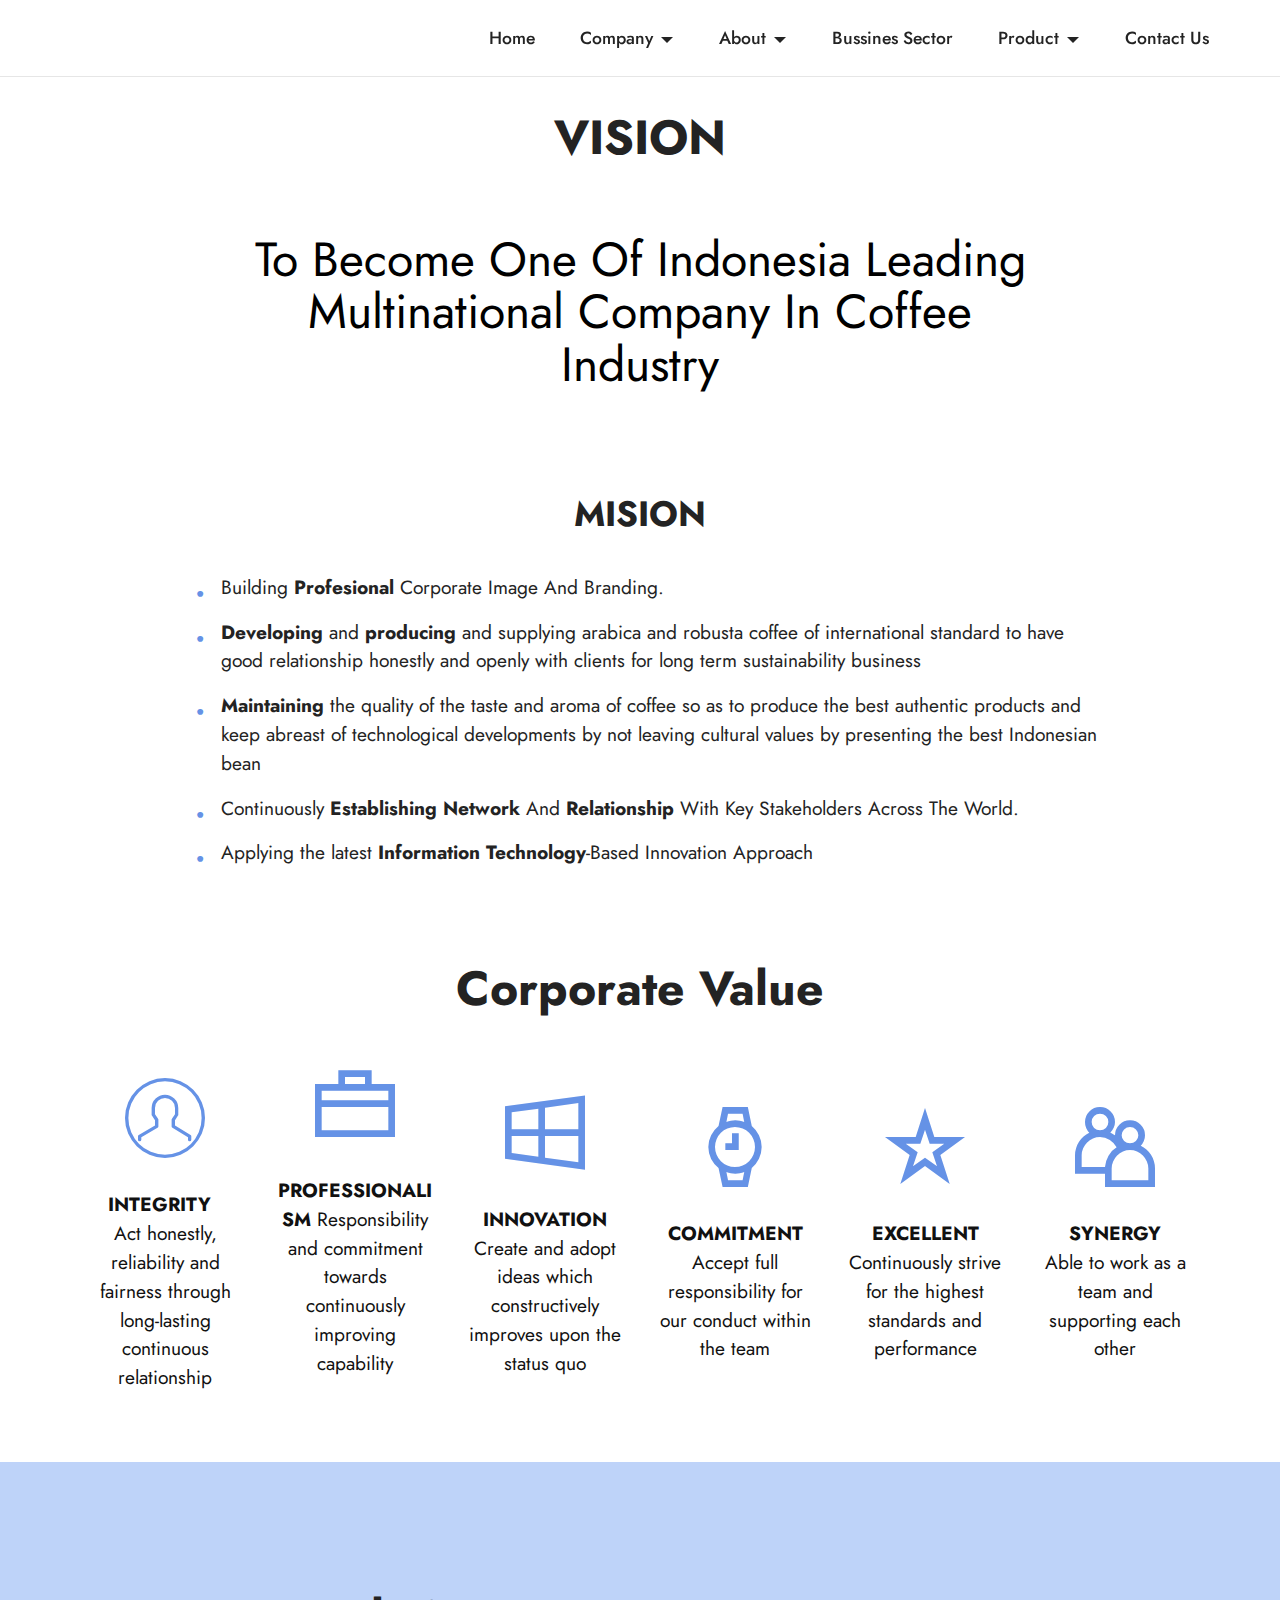
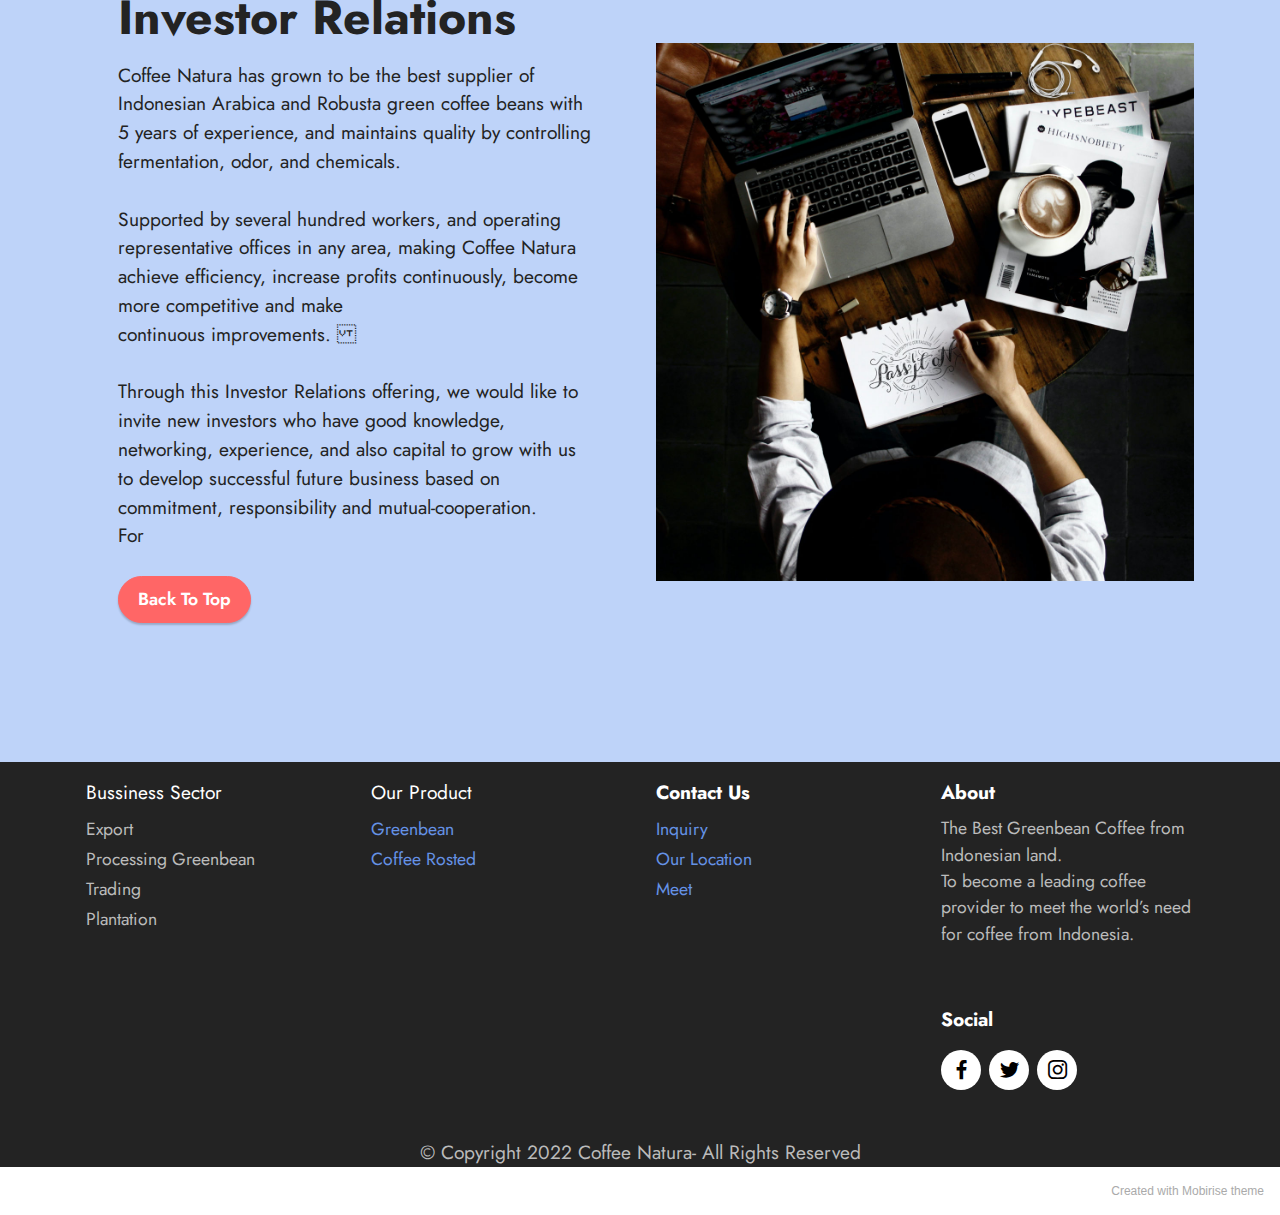
<file: page2.html>
<!DOCTYPE html>
<html  >
<head>
  <!-- Site made with Mobirise Website Builder v5.5.2, https://mobirise.com -->
  <meta charset="UTF-8">
  <meta http-equiv="X-UA-Compatible" content="IE=edge">
  <meta name="generator" content="Mobirise v5.5.2, mobirise.com">
  <meta name="viewport" content="width=device-width, initial-scale=1, minimum-scale=1">
  <link rel="shortcut icon" href="assets/images/mbr-157x104.jpeg" type="image/x-icon">
  <meta name="description" content="">
  
  
  <title>Company</title>
  <link rel="stylesheet" href="assets/web/assets/mobirise-icons2/mobirise2.css">
  <link rel="stylesheet" href="assets/web/assets/mobirise-icons/mobirise-icons.css">
  <link rel="stylesheet" href="assets/bootstrap/css/bootstrap.min.css">
  <link rel="stylesheet" href="assets/bootstrap/css/bootstrap-grid.min.css">
  <link rel="stylesheet" href="assets/bootstrap/css/bootstrap-reboot.min.css">
  <link rel="stylesheet" href="assets/dropdown/css/style.css">
  <link rel="stylesheet" href="assets/socicon/css/styles.css">
  <link rel="stylesheet" href="assets/theme/css/style.css">
  <link rel="preload" href="https://fonts.googleapis.com/css?family=Jost:100,200,300,400,500,600,700,800,900,100i,200i,300i,400i,500i,600i,700i,800i,900i&display=swap" as="style" onload="this.onload=null;this.rel='stylesheet'">
  <noscript><link rel="stylesheet" href="https://fonts.googleapis.com/css?family=Jost:100,200,300,400,500,600,700,800,900,100i,200i,300i,400i,500i,600i,700i,800i,900i&display=swap"></noscript>
  <link rel="preload" as="style" href="assets/mobirise/css/mbr-additional.css"><link rel="stylesheet" href="assets/mobirise/css/mbr-additional.css" type="text/css">
  
  
  
  
</head>
<body>
  
  <section data-bs-version="5.1" class="menu cid-s48OLK6784" once="menu" id="menu1-10">
    
    <nav class="navbar navbar-dropdown navbar-fixed-top navbar-expand-lg">
        <div class="container-fluid">
            <div class="navbar-brand">
                
                
            </div>
            <button class="navbar-toggler" type="button" data-toggle="collapse" data-bs-toggle="collapse" data-target="#navbarSupportedContent" data-bs-target="#navbarSupportedContent" aria-controls="navbarNavAltMarkup" aria-expanded="false" aria-label="Toggle navigation">
                <div class="hamburger">
                    <span></span>
                    <span></span>
                    <span></span>
                    <span></span>
                </div>
            </button>
            <div class="collapse navbar-collapse" id="navbarSupportedContent">
                <ul class="navbar-nav nav-dropdown nav-right navbar-nav-top-padding" data-app-modern-menu="true"><li class="nav-item"><a class="nav-link link text-black text-primary display-4" href="index.html">Home</a></li>
                    <li class="nav-item dropdown"><a class="nav-link link text-black text-primary dropdown-toggle show display-4" href="page2.html" data-toggle="dropdown-submenu" data-bs-toggle="dropdown" data-bs-auto-close="outside" aria-expanded="false">Company</a><div class="dropdown-menu show" aria-labelledby="dropdown-undefined" data-bs-popper="none"><a class="text-black text-primary show dropdown-item display-4" href="page2.html#header6-1s">Vision</a><a class="text-black text-primary dropdown-item display-4" href="page2.html#content14-1o">Corporate Value</a><a class="text-black text-primary show dropdown-item display-4" href="page2.html#header14-1r">Investor</a></div></li><li class="nav-item dropdown"><a class="nav-link link text-black dropdown-toggle show display-4" href="https://mobirise.com" data-toggle="dropdown-submenu" data-bs-toggle="dropdown" data-bs-auto-close="outside" aria-expanded="false">About</a><div class="dropdown-menu show" aria-labelledby="dropdown-undefined" data-bs-popper="none"><a class="text-black dropdown-item show text-primary display-4" href="page3.html#top" aria-expanded="false">History</a><a class="text-black show dropdown-item text-primary display-4" href="page3.html#features17-1x">Farmers</a><a class="text-black show dropdown-item text-primary display-4" href="page3.html#features16-1z">Coffee</a><a class="text-black show dropdown-item text-primary display-4" href="page3.html#features23-24">Journey</a></div></li><li class="nav-item"><a class="nav-link link text-black text-primary display-4" href="page4.html#top">Bussines Sector</a></li><li class="nav-item dropdown"><a class="nav-link link text-black text-primary dropdown-toggle show display-4" href="page1.html#top" data-toggle="dropdown-submenu" data-bs-toggle="dropdown" data-bs-auto-close="outside" aria-expanded="false">Product</a><div class="dropdown-menu show" aria-labelledby="dropdown-undefined" data-bs-popper="none"><a class="text-black text-primary dropdown-item display-4" href="page1.html#header3-1e">Greenbean</a><a class="text-black text-primary show dropdown-item display-4" href="page1.html#features5-1h">Coffee Rosted</a></div></li><li class="nav-item"><a class="nav-link link text-black text-primary display-4" href="page5.html#top">Contact Us</a></li></ul>
                
                
            </div>
        </div>
    </nav>

</section>

<section data-bs-version="5.1" class="header6 cid-sPumMdsCw1" id="header6-1s">

    

    

    <div class="align-center container">
        <div class="row justify-content-center">
            <div class="col-12 col-lg-9">
                <h1 class="mbr-section-title mbr-fonts-style mbr-white mb-3 display-2"><strong>VISION</strong></h1>
                
                <p class="mbr-text mbr-white mbr-fonts-style display-2">
                    <br>To Become One Of Indonesia Leading Multinational Company In Coffee Industry 
                </p>
                
            </div>
        </div>
    </div>
</section>

<section data-bs-version="5.1" class="content14 cid-sPukySfe04" id="content14-1o">
    
    
    
    <div class="container">
        <div class="row justify-content-center">
            <div class="col-md-12 col-lg-10">
                    <h3 class="mbr-section-title mbr-fonts-style mb-4 display-5"><strong>MISION</strong></h3>
                <ul class="list mbr-fonts-style display-7">
                    <li>Building <strong>Profesional </strong>Corporate Image And Branding.
</li><li><strong>Developing </strong>and <strong>producing </strong>and supplying arabica and robusta coffee of international standard to have good relationship honestly and openly with clients for long term sustainability business
</li><li><strong>Maintaining </strong>the quality of the taste and aroma of coffee so as to produce the best authentic products and keep abreast of technological developments by not leaving cultural values ​​by presenting the best Indonesian bean
</li><li>Continuously <strong>Establishing Network</strong> And <strong>Relationship </strong>With Key Stakeholders Across The World.
</li><li>Applying the latest <strong>Information Technology</strong>-Based Innovation Approach</li>
                </ul>
            </div>
        </div>
    </div>
</section>

<section data-bs-version="5.1" class="features13 cid-sPuh09Hxj8" id="features14-1j">
    

    
    <div class="container">
        <div class="row">
            <div class="col-12">
                <h3 class="mbr-section-title align-center mb-4 mbr-fonts-style display-2"><strong>Corporate Value</strong></h3>
            </div>
            <div class="card col-12 col-md-4 col-lg-2 p-3">
                <div class="card-wrapper">
                    <div class="card-box align-center">
                        <span class="mbr-iconfont mbri-user"></span>
                        <h4 class="card-title align-center mbr-black mbr-fonts-style display-7"><strong>INTEGRITY&nbsp;&nbsp;</strong><br>Act honestly, reliability and fairness through long-lasting continuous relationship</h4>
                    </div>
                </div>
            </div>
            <div class="card p-3 col-12 col-md-4 col-lg-2">
                <div class="card-wrapper">
                    <div class="card-box align-center">
                        <span class="mbr-iconfont mobi-mbri-briefcase mobi-mbri"></span>
                        <h4 class="card-title align-center mbr-black mbr-fonts-style display-7"><strong>PROFESSIONALISM  </strong>Responsibility and commitment towards continuously improving capability
<div><strong><br></strong></div></h4>
                    </div>
                </div>
            </div>
            <div class="card p-3 col-12 col-md-4 col-lg-2">
                <div class="card-wrapper">
                    <div class="card-box align-center">
                        <span class="mbr-iconfont mobi-mbri-windows mobi-mbri"></span>
                        <h4 class="card-title align-center mbr-black mbr-fonts-style display-7"><strong>INNOVATION</strong><br>Create and adopt ideas which constructively improves upon the status quo</h4>
                    </div>
                </div>
            </div>
            <div class="card p-3 col-12 col-md-4 col-lg-2">
                <div class="card-wrapper">
                    <div class="card-box align-center">
                        <span class="mbr-iconfont mobi-mbri-watch mobi-mbri"></span>
                        <h4 class="card-title align-center mbr-black mbr-fonts-style display-7"><strong>COMMITMENT</strong><br>Accept full responsibility for our conduct within the team</h4>
                    </div>
                </div>
            </div>
            <div class="card p-3 col-12 col-md-4 col-lg-2">
                <div class="card-wrapper">
                    <div class="card-box align-center">
                        <span class="mbr-iconfont mobi-mbri-star mobi-mbri"></span>
                        <h4 class="card-title align-center mbr-black mbr-fonts-style display-7"><strong>EXCELLENT</strong><br>Continuously strive for the highest standards and performance</h4>
                    </div>
                </div>
            </div>
            <div class="card p-3 col-12 col-md-4 col-lg-2">
                <div class="card-wrapper">
                    <div class="card-box align-center">
                        <span class="mbr-iconfont mobi-mbri-users mobi-mbri"></span>
                        <h4 class="card-title align-center mbr-black mbr-fonts-style display-7"><strong>SYNERGY</strong><br>Able to work as a team and supporting each other</h4>
                    </div>
                </div>
            </div>
        </div>
    </div>
</section>

<section data-bs-version="5.1" class="header14 cid-sPumpz4NWC mbr-fullscreen" id="header14-1r">

    

    

    <div class="container">
        <div class="row justify-content-center align-items-center">
            <div class="col-12 col-md-6 image-wrapper">
                <img src="assets/images/pexels-ovan-57690-1256x1256.jpg" alt="Mobirise">
            </div>
            <div class="col-12 col-md">
                <div class="text-wrapper">
                    <h1 class="mbr-section-title mbr-fonts-style mb-3 display-2"><strong>Investor Relations</strong></h1>
                    <p class="mbr-text mbr-fonts-style display-7">Coffee Natura has grown to be the best supplier of Indonesian Arabica and Robusta green coffee beans with 5 years of experience, and maintains quality by controlling fermentation, odor, and chemicals.<br>
<br>Supported by several hundred workers, and operating representative offices in any area, making Coffee Natura achieve efficiency, increase profits continuously, become more competitive and make <br>continuous improvements. 
<br><br>Through this Investor Relations offering, we would like to invite new investors who have good knowledge, networking, experience, and also capital to grow with us to develop successful future business based on commitment, responsibility and mutual-cooperation.
<br>For&nbsp;<br></p>
                    <div class="mbr-section-btn mt-3"><a class="btn btn-secondary display-4" href="#top">Back To Top</a></div>
                </div>
            </div>
        </div>
    </div>
</section>

<section data-bs-version="5.1" class="footer1 cid-sPviEnBmGe" once="footers" id="footer1-2i">

    
    
    <div class="container">
        <div class="row mbr-white">
            <div class="col-12 col-md-6 col-lg-3">
                <h5 class="mbr-section-subtitle mbr-fonts-style mb-2 display-7">Bussiness Sector</h5>
                <ul class="list mbr-fonts-style display-4">
                    <li class="mbr-text item-wrap">Export</li><li class="mbr-text item-wrap">Processing Greenbean</li><li class="mbr-text item-wrap">Trading</li><li class="mbr-text item-wrap">Plantation</li>
                </ul>
            </div>
            <div class="col-12 col-md-6 col-lg-3">
                <h5 class="mbr-section-subtitle mbr-fonts-style mb-2 display-7">Our Product</h5>
                <ul class="list mbr-fonts-style display-4">

                    <li class="mbr-text item-wrap"><a href="page1.html#features4-1d" class="text-primary">Greenbean</a></li><li class="mbr-text item-wrap"><a href="page1.html#features5-1h" class="text-primary">Coffee Rosted</a></li>
                </ul>
            </div>
            <div class="col-12 col-md-6 col-lg-3">
                <h5 class="mbr-section-subtitle mbr-fonts-style mb-2 display-7"><strong>Contact Us</strong></h5>
                <ul class="list mbr-fonts-style display-4">
                    <li class="mbr-text item-wrap"><a href="page5.html#form1-2k" class="text-primary">Inquiry</a></li><li class="mbr-text item-wrap"><a href="page5.html#map3-29" class="text-primary">Our Location</a></li><li class="mbr-text item-wrap"><a href="page5.html#contacts2-27" class="text-primary">Meet</a></li>
                </ul>
            </div>
            <div class="col-12 col-md-6 col-lg-3">
                <h5 class="mbr-section-subtitle mbr-fonts-style mb-2 display-7">
                    <strong>About</strong>
                </h5>
                <p class="mbr-text mbr-fonts-style mb-4 display-4">The Best Greenbean Coffee from Indonesian land.<br>
To become a leading coffee provider to meet the world’s need for coffee from Indonesia.<br>&nbsp;<br></p>
                <h5 class="mbr-section-subtitle mbr-fonts-style mb-3 display-7">
                    <strong>Social</strong>
                </h5>
                <div class="social-row display-7">
                    <div class="soc-item">
                        <a href="https://twitter.com/mobirise" target="_blank">
                            <span class="mbr-iconfont socicon socicon-facebook"></span>
                        </a>
                    </div>
                    <div class="soc-item">
                        <a href="https://twitter.com/mobirise" target="_blank">
                            <span class="mbr-iconfont socicon socicon-twitter"></span>
                        </a>
                    </div>
                    <div class="soc-item">
                        <a href="https://www.instagram.com/coffeenatura/" target="_blank">
                            <span class="mbr-iconfont socicon-instagram socicon"></span>
                        </a>
                    </div>
                    
                </div>
            </div>
            <div class="col-12 mt-4">
                <p class="mbr-text mb-0 mbr-fonts-style copyright align-center display-7">
                    © Copyright 2022 Coffee Natura- All Rights Reserved
                </p>
            </div>
        </div>
    </div>
</section><section style="background-color: #fff; font-family: -apple-system, BlinkMacSystemFont, 'Segoe UI', 'Roboto', 'Helvetica Neue', Arial, sans-serif; color:#aaa; font-size:12px; padding: 0; align-items: center; display: flex;"><a href="https://mobirise.site/d" style="flex: 1 1; height: 3rem; padding-left: 1rem;"></a><p style="flex: 0 0 auto; margin:0; padding-right:1rem;"><a href="https://mobirise.site/t" style="color:#aaa;">Created</a> with Mobirise theme</p></section><script src="assets/bootstrap/js/bootstrap.bundle.min.js"></script>  <script src="assets/smoothscroll/smooth-scroll.js"></script>  <script src="assets/ytplayer/index.js"></script>  <script src="assets/dropdown/js/navbar-dropdown.js"></script>  <script src="assets/theme/js/script.js"></script>  
  
  
</body>
</html>
</file>
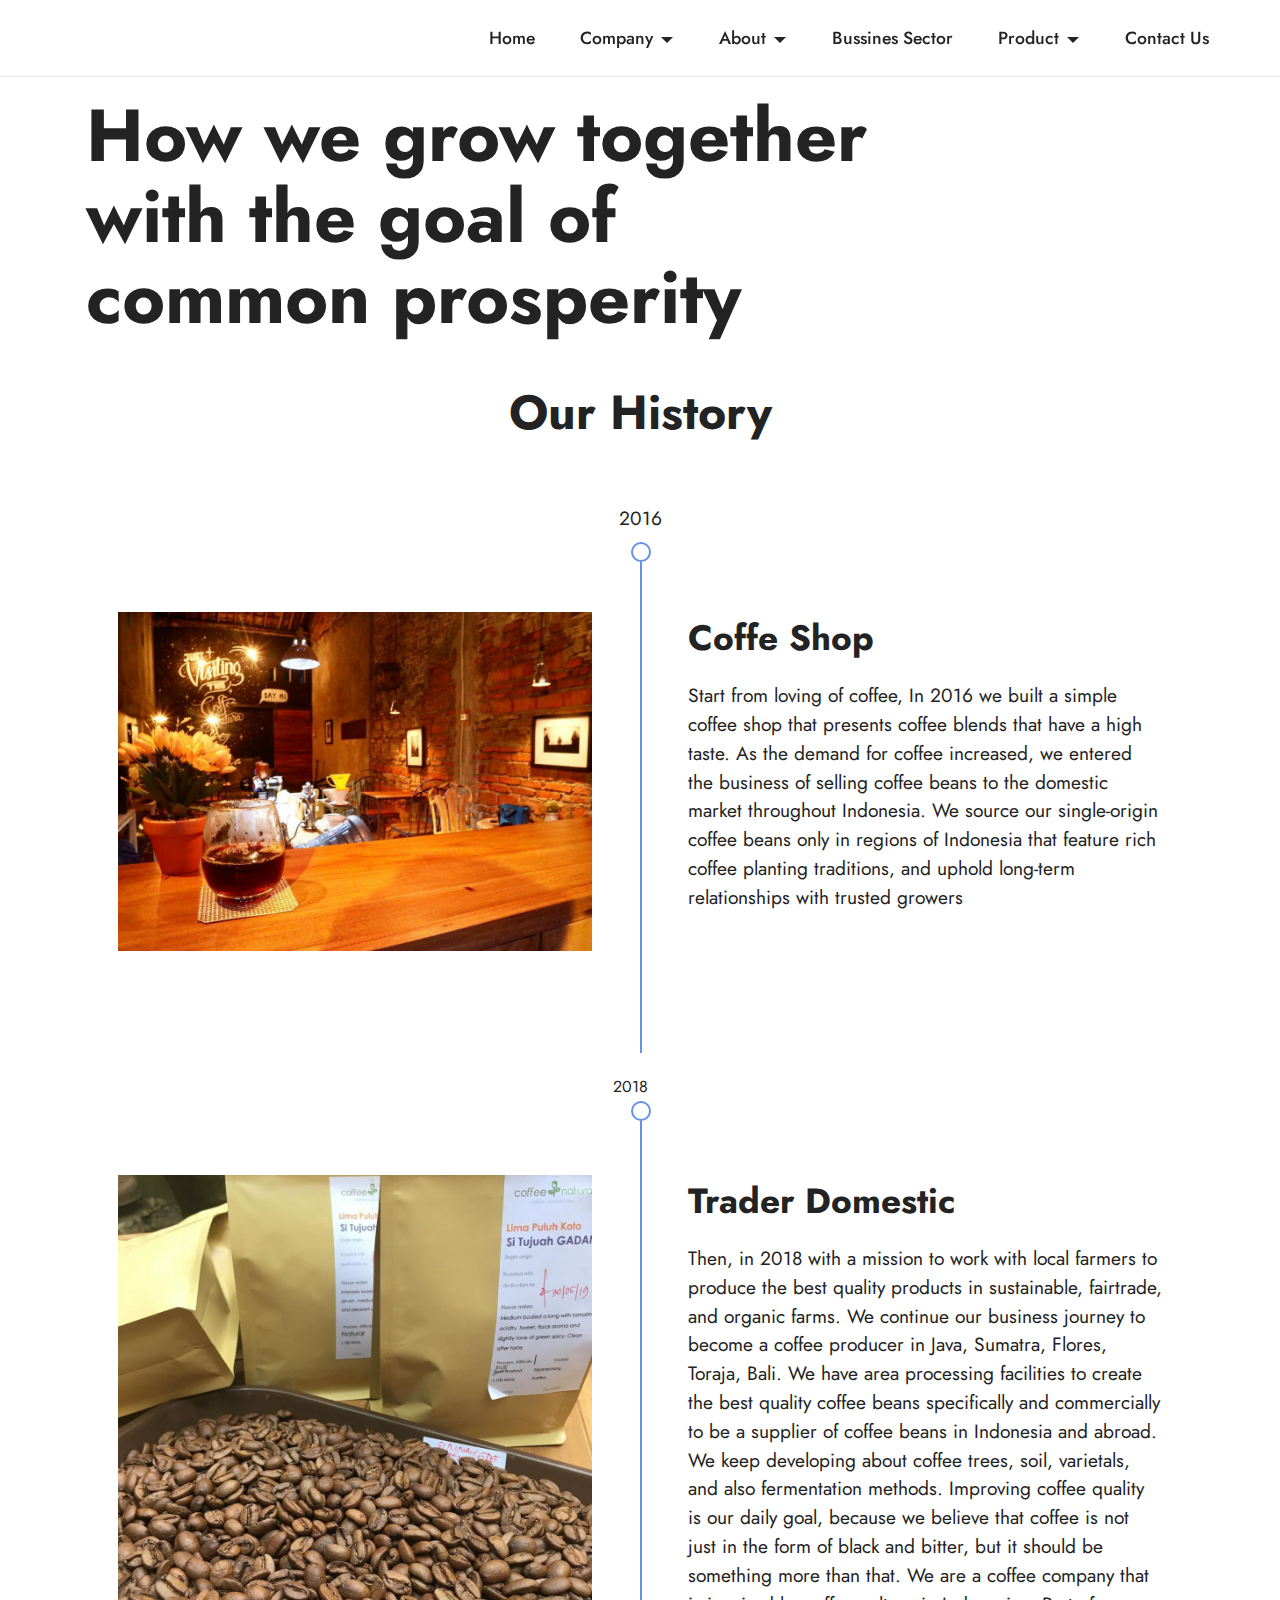
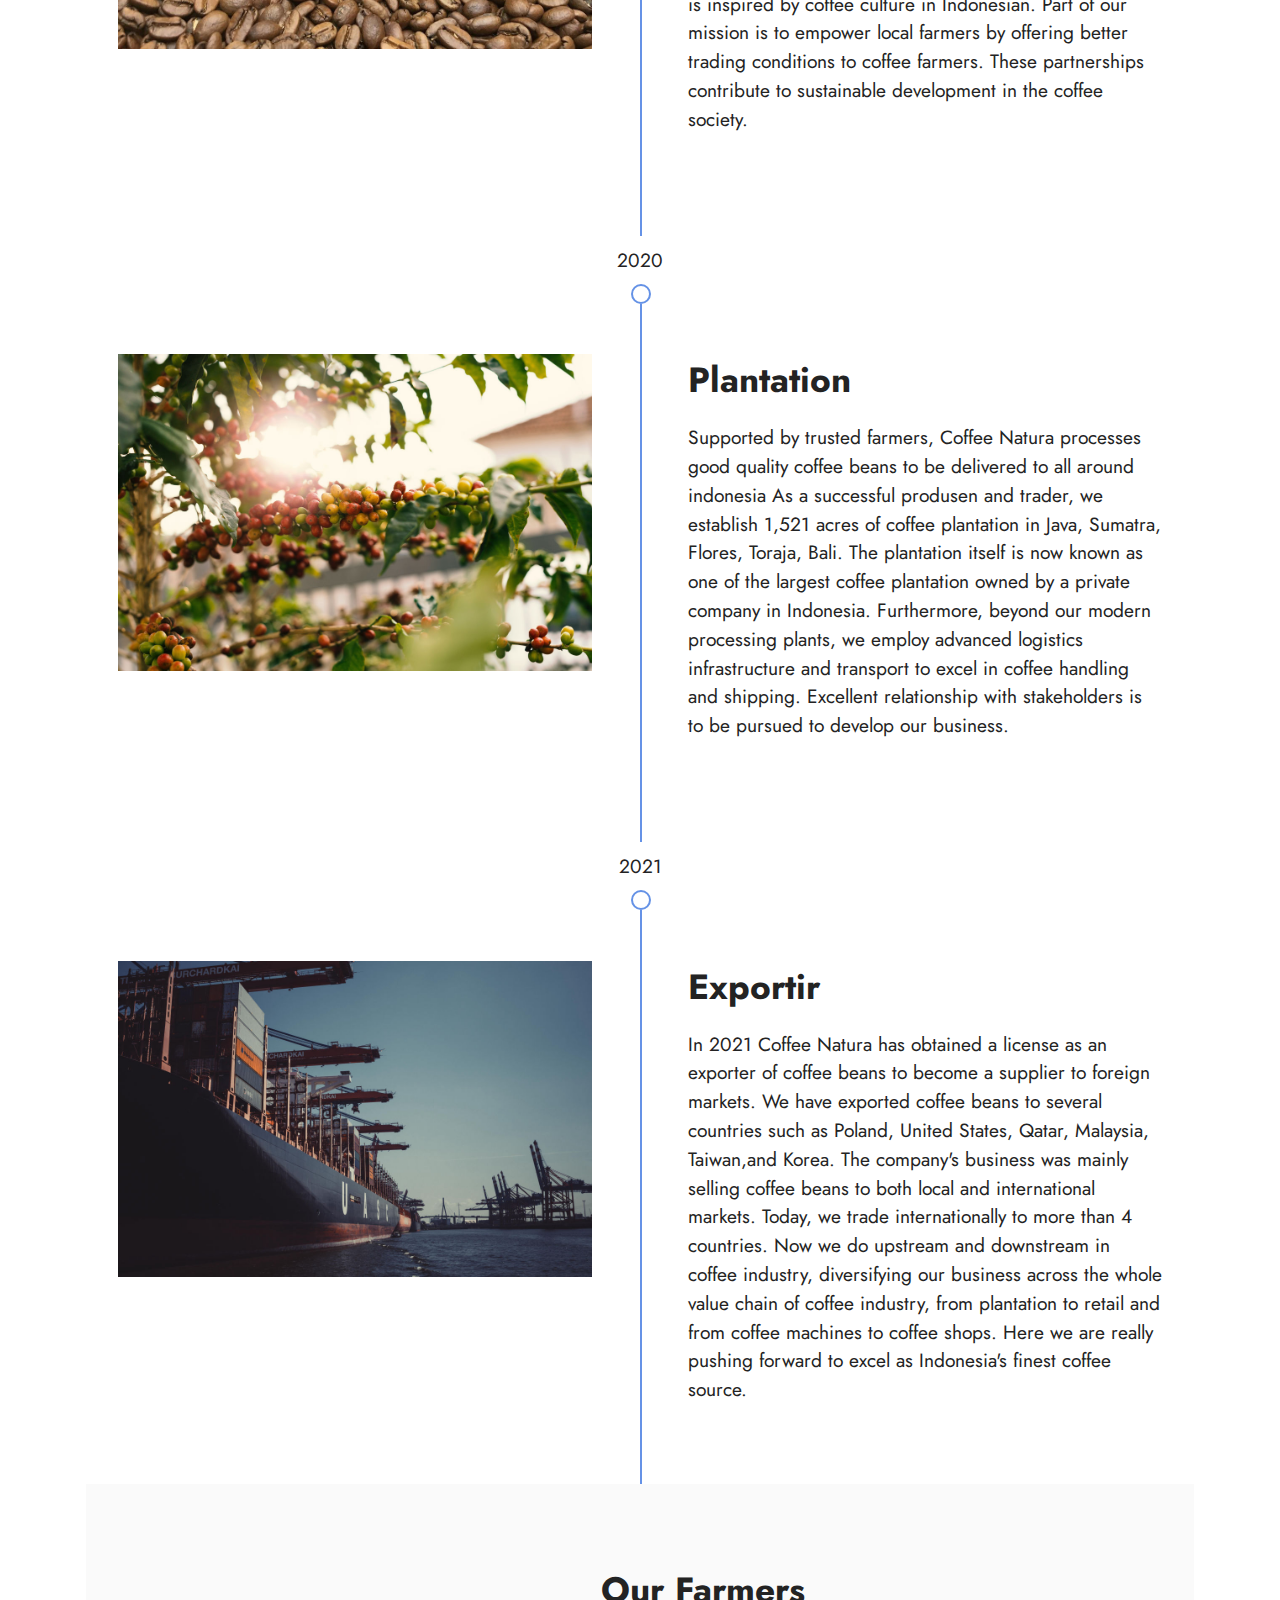
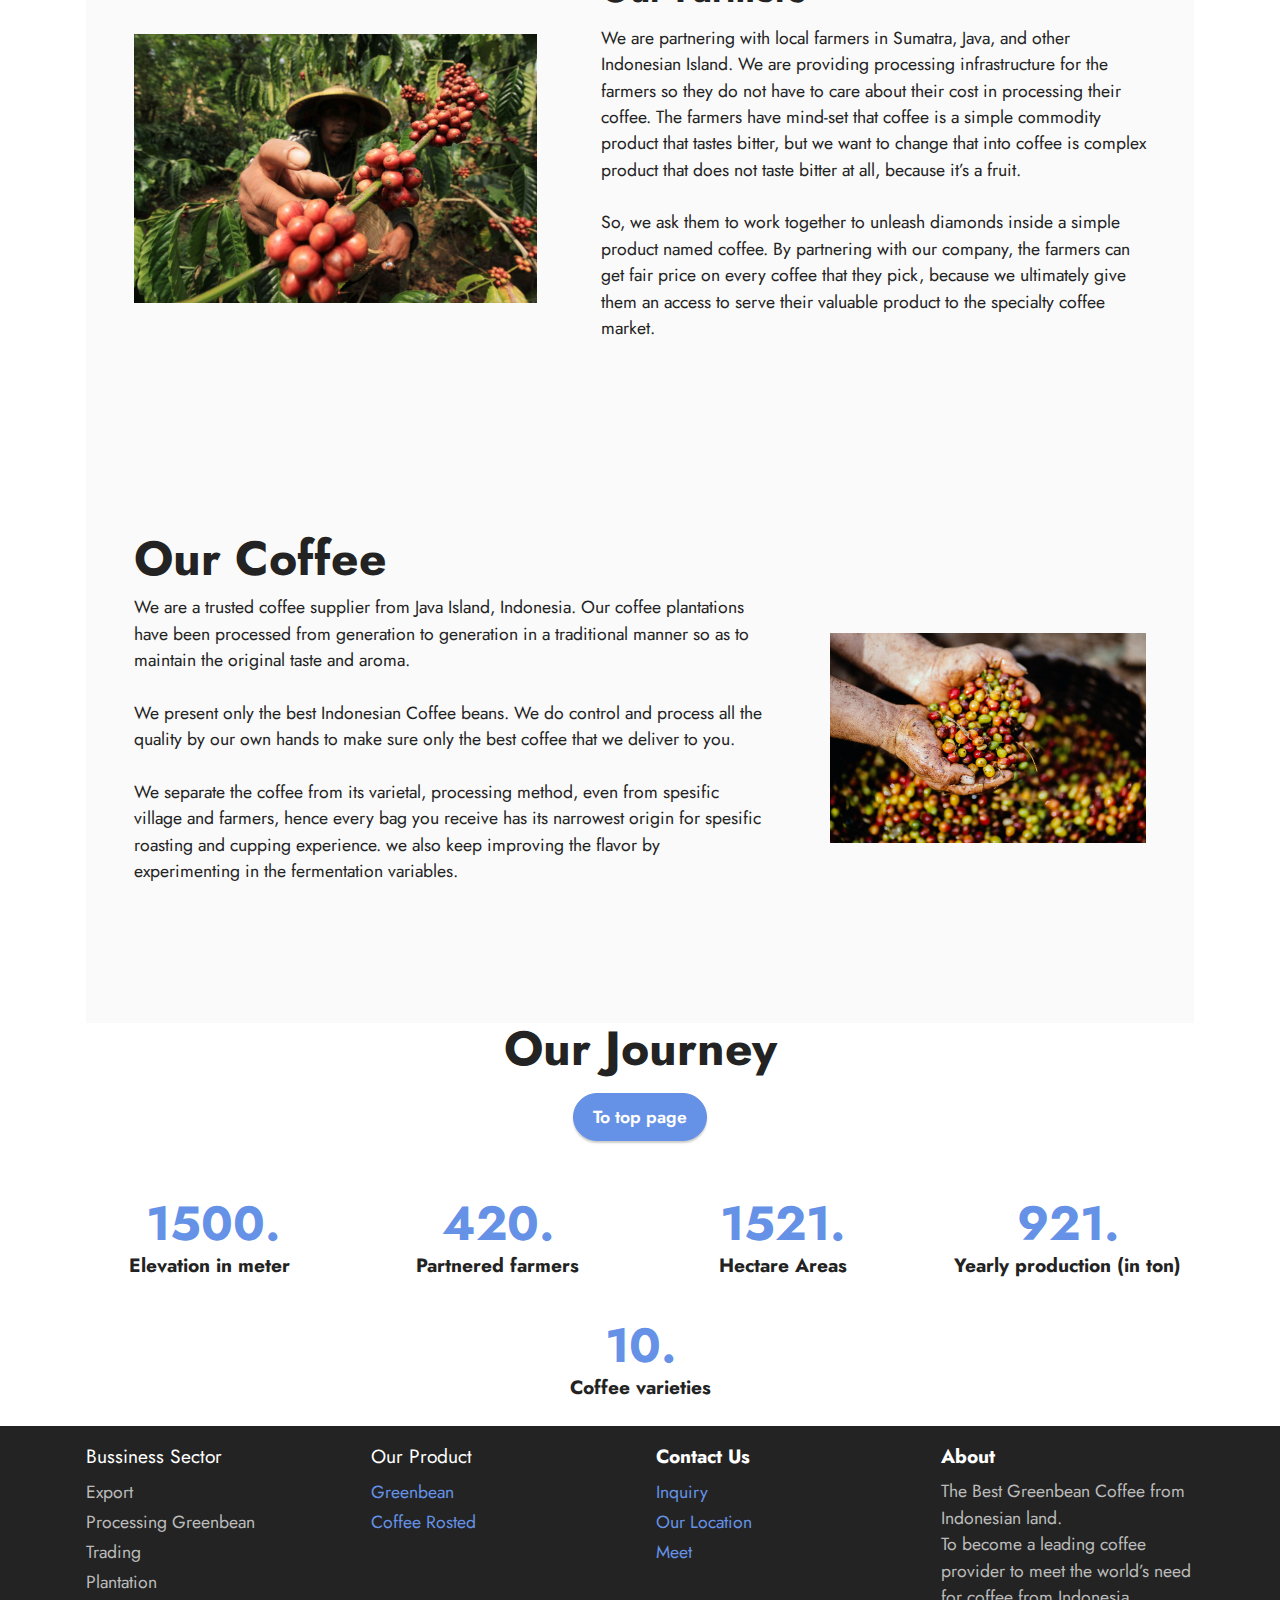
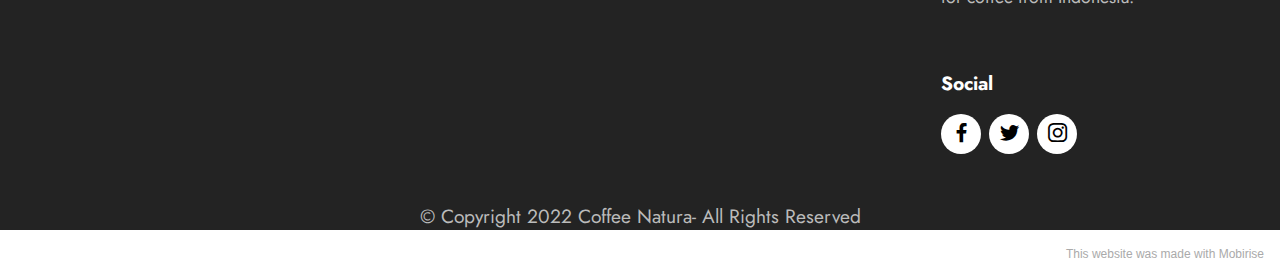
<file: page3.html>
<!DOCTYPE html>
<html  >
<head>
  <!-- Site made with Mobirise Website Builder v5.5.2, https://mobirise.com -->
  <meta charset="UTF-8">
  <meta http-equiv="X-UA-Compatible" content="IE=edge">
  <meta name="generator" content="Mobirise v5.5.2, mobirise.com">
  <meta name="viewport" content="width=device-width, initial-scale=1, minimum-scale=1">
  <link rel="shortcut icon" href="assets/images/mbr-157x104.jpeg" type="image/x-icon">
  <meta name="description" content="">
  
  
  <title>About</title>
  <link rel="stylesheet" href="assets/bootstrap/css/bootstrap.min.css">
  <link rel="stylesheet" href="assets/bootstrap/css/bootstrap-grid.min.css">
  <link rel="stylesheet" href="assets/bootstrap/css/bootstrap-reboot.min.css">
  <link rel="stylesheet" href="assets/dropdown/css/style.css">
  <link rel="stylesheet" href="assets/socicon/css/styles.css">
  <link rel="stylesheet" href="assets/theme/css/style.css">
  <link rel="preload" href="https://fonts.googleapis.com/css?family=Jost:100,200,300,400,500,600,700,800,900,100i,200i,300i,400i,500i,600i,700i,800i,900i&display=swap" as="style" onload="this.onload=null;this.rel='stylesheet'">
  <noscript><link rel="stylesheet" href="https://fonts.googleapis.com/css?family=Jost:100,200,300,400,500,600,700,800,900,100i,200i,300i,400i,500i,600i,700i,800i,900i&display=swap"></noscript>
  <link rel="preload" as="style" href="assets/mobirise/css/mbr-additional.css"><link rel="stylesheet" href="assets/mobirise/css/mbr-additional.css" type="text/css">
  
  
  
  
</head>
<body>
  
  <section data-bs-version="5.1" class="menu cid-s48OLK6784" once="menu" id="menu1-1t">
    
    <nav class="navbar navbar-dropdown navbar-fixed-top navbar-expand-lg">
        <div class="container-fluid">
            <div class="navbar-brand">
                
                
            </div>
            <button class="navbar-toggler" type="button" data-toggle="collapse" data-bs-toggle="collapse" data-target="#navbarSupportedContent" data-bs-target="#navbarSupportedContent" aria-controls="navbarNavAltMarkup" aria-expanded="false" aria-label="Toggle navigation">
                <div class="hamburger">
                    <span></span>
                    <span></span>
                    <span></span>
                    <span></span>
                </div>
            </button>
            <div class="collapse navbar-collapse" id="navbarSupportedContent">
                <ul class="navbar-nav nav-dropdown nav-right navbar-nav-top-padding" data-app-modern-menu="true"><li class="nav-item"><a class="nav-link link text-black text-primary display-4" href="index.html">Home</a></li>
                    <li class="nav-item dropdown"><a class="nav-link link text-black text-primary dropdown-toggle show display-4" href="page2.html" data-toggle="dropdown-submenu" data-bs-toggle="dropdown" data-bs-auto-close="outside" aria-expanded="false">Company</a><div class="dropdown-menu show" aria-labelledby="dropdown-undefined" data-bs-popper="none"><a class="text-black text-primary show dropdown-item display-4" href="page2.html#header6-1s">Vision</a><a class="text-black text-primary dropdown-item display-4" href="page2.html#content14-1o">Corporate Value</a><a class="text-black text-primary show dropdown-item display-4" href="page2.html#header14-1r">Investor</a></div></li><li class="nav-item dropdown"><a class="nav-link link text-black dropdown-toggle show display-4" href="https://mobirise.com" data-toggle="dropdown-submenu" data-bs-toggle="dropdown" data-bs-auto-close="outside" aria-expanded="false">About</a><div class="dropdown-menu show" aria-labelledby="dropdown-undefined" data-bs-popper="none"><a class="text-black dropdown-item show text-primary display-4" href="page3.html#top" aria-expanded="false">History</a><a class="text-black show dropdown-item text-primary display-4" href="page3.html#features17-1x">Farmers</a><a class="text-black show dropdown-item text-primary display-4" href="page3.html#features16-1z">Coffee</a><a class="text-black show dropdown-item text-primary display-4" href="page3.html#features23-24">Journey</a></div></li><li class="nav-item"><a class="nav-link link text-black text-primary display-4" href="page4.html#top">Bussines Sector</a></li><li class="nav-item dropdown"><a class="nav-link link text-black text-primary dropdown-toggle show display-4" href="page1.html#top" data-toggle="dropdown-submenu" data-bs-toggle="dropdown" data-bs-auto-close="outside" aria-expanded="false">Product</a><div class="dropdown-menu show" aria-labelledby="dropdown-undefined" data-bs-popper="none"><a class="text-black text-primary dropdown-item display-4" href="page1.html#header3-1e">Greenbean</a><a class="text-black text-primary show dropdown-item display-4" href="page1.html#features5-1h">Coffee Rosted</a></div></li><li class="nav-item"><a class="nav-link link text-black text-primary display-4" href="page5.html#top">Contact Us</a></li></ul>
                
                
            </div>
        </div>
    </nav>

</section>

<section data-bs-version="5.1" class="header2 cid-sPupllkMZh" id="header2-1w">

    

    

    <div class="container">
        <div class="row">
            <div class="col-12 col-lg-9">
                <h1 class="mbr-section-title mbr-fonts-style mb-3 display-1"><strong>How we grow together with the goal of common prosperity</strong></h1>
                
                
                
            </div>
        </div>
    </div>
</section>

<section data-bs-version="5.1" class="timeline3 cid-sPuZdkJLgD" id="timeline3-23">
    
    
    <div class="container">
        <div class="mbr-section-head">
            <h3 class="mbr-section-title mbr-fonts-style align-center mb-0 display-2"><strong>Our History</strong></h3>
            
        </div>
        <div class="timelines-container mt-4">
            <div class="row timeline-element first-separline mb-5">
                <div class="timeline-date col-12">
                    <div class="timeline-date-wrapper">
                        <p class="mbr-timeline-date display-7">
                            2016</p>
                    </div>
                </div>
                <span class="iconBackground"></span>
                <div class="col-12 col-md-6">
                    <div class="image-wrapper">
                        <img src="assets/images/22278075-271017260086635-6950015906864955392-n-1080x772.jpg" alt="Mobirise" title="">
                    </div>
                </div>
                <div class="col-12 col-md-6">
                    <div class="timeline-text-wrapper">
                        <h4 class="mbr-timeline-title mbr-fonts-style mb-0 display-5"><strong>Coffe Shop</strong></h4>
                        <p class="mbr-text mbr-fonts-style mt-3 mb-0 display-7">
                            Start from loving of coffee, In 2016 we built a simple coffee shop that presents coffee blends that have a high taste. As the demand for coffee increased, we entered the business of selling coffee beans to the domestic market throughout Indonesia. We source our single-origin coffee beans only in regions of Indonesia that feature rich coffee planting traditions, and uphold long-term relationships with trusted growers
                        </p>
                    </div>
                </div>
            </div>
            <div class="row timeline-element first-separline mb-5">
                <div class="timeline-date col-12">
                    <div class="timeline-date-wrapper">
                        <p class="mbr-timeline-date display-7"></p><p>
                            2018&nbsp;&nbsp;&nbsp;&nbsp;</p><p></p>
                    </div>
                </div>
                <span class="iconBackground"></span>
                <div class="col-12 col-md-6">
                    <div class="image-wrapper">
                        <img src="assets/images/62018164-738736289861805-8991308554808014033-n-1-1080x1080.jpg" alt="Mobirise" title="">
                    </div>
                </div>
                <div class="col-12 col-md-6">
                    <div class="timeline-text-wrapper">
                        <h4 class="mbr-timeline-title mbr-fonts-style mb-0 display-5"><strong>Trader Domestic</strong></h4>
                        <p class="mbr-text mbr-fonts-style mt-3 mb-0 display-7">
                            Then, in 2018 with a mission to work with local farmers to produce the best quality products in sustainable, fairtrade, and organic farms. We continue our business journey to become a coffee producer in Java, Sumatra, Flores, Toraja, Bali. We have area processing facilities to create the best quality coffee beans specifically and commercially to be a supplier of coffee beans in Indonesia and abroad. We keep developing about coffee trees, soil, varietals, and also fermentation methods. Improving coffee quality is our daily goal, because we believe that coffee is not just in the form of black and bitter, but it should be something more than that. We are a coffee company that is inspired by coffee culture in Indonesian. Part of our mission is to empower local farmers by offering better trading conditions to coffee farmers. These partnerships contribute to sustainable development in the coffee society.
                        </p>
                    </div>
                </div>
            </div>
            <div class="row timeline-element first-separline mb-5">
                <div class="timeline-date col-12">
                    <div class="timeline-date-wrapper">
                        <p class="mbr-timeline-date display-7">
                            2020</p>
                    </div>
                </div>
                <span class="iconBackground"></span>
                <div class="col-12 col-md-6">
                    <div class="image-wrapper">
                        <img src="assets/images/pexels-daniel-reche-1556665-1128x753.jpg" alt="Mobirise" title="">
                    </div>
                </div>
                <div class="col-12 col-md-6">
                    <div class="timeline-text-wrapper">
                        <h4 class="mbr-timeline-title mbr-fonts-style mb-0 display-5">
                            <strong>Plantation</strong>
                        </h4>
                        <p class="mbr-text mbr-fonts-style mt-3 mb-0 display-7">
                            Supported by trusted farmers, Coffee Natura processes good quality coffee beans to be delivered to all around indonesia As a successful produsen and trader, we establish 1,521 acres of coffee plantation in Java, Sumatra, Flores, Toraja, Bali. The plantation itself is now known as one of the largest coffee plantation owned by a private company in Indonesia. Furthermore, beyond our modern processing plants, we employ advanced logistics infrastructure and transport to excel in coffee handling and shipping. Excellent relationship with stakeholders is to be pursued to develop our business.
                        </p>
                    </div>
                </div>
            </div>
            <div class="row timeline-element first-separline mb-5">
                <div class="timeline-date col-12">
                    <div class="timeline-date-wrapper">
                        <p class="mbr-timeline-date display-7">
                            2021</p>
                    </div>
                </div>
                <span class="iconBackground"></span>
                <div class="col-12 col-md-6">
                    <div class="image-wrapper">
                        <img src="assets/images/pexels-sascha-hormel-1095814-1128x752.jpg" alt="Mobirise" title="">
                    </div>
                </div>
                <div class="col-12 col-md-6">
                    <div class="timeline-text-wrapper">
                        <h4 class="mbr-timeline-title mbr-fonts-style mb-0 display-5">
                            <strong>Exportir</strong>
                        </h4>
                        <p class="mbr-text mbr-fonts-style mt-3 mb-0 display-7">
                            In 2021 Coffee Natura has obtained a license as an exporter of coffee beans to become a supplier to foreign markets. We have exported coffee beans to several countries such as Poland, United States, Qatar, Malaysia, Taiwan,and Korea. The company's business was mainly selling coffee beans to both local and international markets. Today, we trade internationally to more than 4 countries. Now we do upstream and downstream in coffee industry, diversifying our business across the whole value chain of coffee industry, from plantation to retail and from coffee machines to coffee shops. Here we are really pushing forward to excel as Indonesia's finest coffee source.
                        </p>
                    </div>
                </div>
            </div>
            
            
            
            
            
            
            
            
        </div>
    </div>
</section>

<section data-bs-version="5.1" class="features16 cid-sPuq0pjLio" id="features17-1x">
    

    
    <div class="container">
        <div class="content-wrapper">
            <div class="row align-items-center">
                <div class="col-12 col-lg-5">
                    <div class="image-wrapper">
                        <img src="assets/images/f-panen-raya-kopi-merah-4c-zubaidillah-9rjinf9-1160x773.jpg" alt="Mobirise">
                    </div>
                </div>
                <div class="col-12 col-lg">
                    <div class="text-wrapper">
                        <h6 class="card-title mbr-fonts-style display-5">
                            <strong>Our Farmers</strong></h6>
                        <p class="mbr-text mbr-fonts-style mb-4 display-4">We are partnering with local farmers in Sumatra, Java, and other Indonesian Island. We are providing processing infrastructure for the farmers so they do not have to care about their cost in processing their coffee. The farmers have mind-set that coffee is a simple commodity product that tastes bitter, but we want to change that into coffee is complex product that does not taste bitter at all, because it’s a fruit.&nbsp;
<br>
<br>So, we ask them to work together to unleash diamonds inside a simple product named coffee. By partnering with our company, the farmers can get fair price on every coffee that they pick, because we ultimately give them an access to serve their valuable product to the specialty coffee market.&nbsp;<br></p>
                        
                    </div>
                </div>
            </div>
        </div>
    </div>
</section>

<section data-bs-version="5.1" class="features15 cid-sPuV9BZktD" id="features16-1z">

    

    
    <div class="container">
        <div class="content-wrapper">
            <div class="row align-items-center">
                <div class="col-12 col-lg">
                    <div class="text-wrapper">
                        <h6 class="card-title mbr-fonts-style display-2"><strong>Our Coffee</strong></h6>
                        <p class="mbr-text mbr-fonts-style mb-4 display-4">We are a trusted coffee supplier from Java Island, Indonesia. Our coffee plantations have been processed from generation to generation in a traditional manner so as to maintain the original taste and aroma.
<br>
<br>We present only the best Indonesian Coffee beans. We do control and process all the quality by our own hands to make sure only the best coffee that we deliver to you. 
<br>
<br>We separate the coffee from its varietal, processing method, even from spesific village and farmers, hence every bag you receive has its narrowest origin for spesific roasting and cupping experience. we also keep improving the flavor by experimenting in the fermentation variables.
<br>
<br></p>
                        
                    </div>
                </div>
                <div class="col-12 col-lg-4">
                    <div class="image-wrapper">
                        <img src="assets/images/pexels-livier-garcia-1459339-1160x773.jpg" alt="Mobirise">
                    </div>
                </div>
            </div>
        </div>
    </div>
</section>

<section data-bs-version="5.1" class="features23 cid-sPv0BUAv7P" id="features23-24">

    

    
    <div class="container">
        <div class="card-wrapper">
            <div class="card-box align-left">
                <h4 class="mbr-section-title mbr-fonts-style display-2">
                    <strong>Our Journey</strong></h4>
                
                <div class="mbr-section-btn"><a class="btn btn-primary display-4" href="page3.html#top">To top page</a></div>
            </div>
        </div>
        <!-- col-12 col-md-6 col-lg-4 -->
        <div class="row justify-content-center content-row mt-4">
            <div class="card p-4 p-md-3 col-md-6 col-lg-3">
                <div class="card-box">
                    <div class="title">
                        <span class="num mbr-fonts-style display-2"><strong>1500.</strong></span>
                    </div>
                    <h4 class="card-title mbr-fonts-style display-7"><strong>Elevation in meter&nbsp;</strong></h4>
                    
                </div>
            </div>
            <div class="card p-4 p-md-3 col-md-6 col-lg-3">
                <div class="card-box">
                    <div class="title">
                        <span class="num mbr-fonts-style display-2"><strong>420.</strong></span>
                    </div>
                    <h4 class="card-title mbr-fonts-style display-7"><strong>Partnered farmers</strong></h4>
                    
                </div>
            </div>
            <div class="card p-4 p-md-3 col-md-6 col-lg-3">
                <div class="card-box">
                    <div class="title">
                        <span class="num mbr-fonts-style display-2"><strong>1521.</strong></span>
                    </div>
                    <h4 class="card-title mbr-fonts-style display-7"><strong>Hectare Areas</strong></h4>
                    
                </div>
            </div>
            <div class="card p-4 p-md-3 col-md-6 col-lg-3">
                <div class="card-box">
                    <div class="title">
                        <span class="num mbr-fonts-style display-2"><strong>921.</strong></span>
                    </div>
                    <h4 class="card-title mbr-fonts-style display-7"><strong>Yearly production (in ton)</strong></h4>
                    
                </div>
            </div>
            <div class="card p-4 p-md-3 col-md-6 col-lg-3">
                <div class="card-box">
                    <div class="title">
                        <span class="num mbr-fonts-style display-2"><strong>10.</strong></span>
                    </div>
                    <h4 class="card-title mbr-fonts-style display-7"><strong>Coffee varieties</strong></h4>
                    
                </div>
            </div>
            
            
            
        </div>
    </div>
</section>

<section data-bs-version="5.1" class="footer1 cid-sPviEnBmGe" once="footers" id="footer1-2i">

    
    
    <div class="container">
        <div class="row mbr-white">
            <div class="col-12 col-md-6 col-lg-3">
                <h5 class="mbr-section-subtitle mbr-fonts-style mb-2 display-7">Bussiness Sector</h5>
                <ul class="list mbr-fonts-style display-4">
                    <li class="mbr-text item-wrap">Export</li><li class="mbr-text item-wrap">Processing Greenbean</li><li class="mbr-text item-wrap">Trading</li><li class="mbr-text item-wrap">Plantation</li>
                </ul>
            </div>
            <div class="col-12 col-md-6 col-lg-3">
                <h5 class="mbr-section-subtitle mbr-fonts-style mb-2 display-7">Our Product</h5>
                <ul class="list mbr-fonts-style display-4">

                    <li class="mbr-text item-wrap"><a href="page1.html#features4-1d" class="text-primary">Greenbean</a></li><li class="mbr-text item-wrap"><a href="page1.html#features5-1h" class="text-primary">Coffee Rosted</a></li>
                </ul>
            </div>
            <div class="col-12 col-md-6 col-lg-3">
                <h5 class="mbr-section-subtitle mbr-fonts-style mb-2 display-7"><strong>Contact Us</strong></h5>
                <ul class="list mbr-fonts-style display-4">
                    <li class="mbr-text item-wrap"><a href="page5.html#form1-2k" class="text-primary">Inquiry</a></li><li class="mbr-text item-wrap"><a href="page5.html#map3-29" class="text-primary">Our Location</a></li><li class="mbr-text item-wrap"><a href="page5.html#contacts2-27" class="text-primary">Meet</a></li>
                </ul>
            </div>
            <div class="col-12 col-md-6 col-lg-3">
                <h5 class="mbr-section-subtitle mbr-fonts-style mb-2 display-7">
                    <strong>About</strong>
                </h5>
                <p class="mbr-text mbr-fonts-style mb-4 display-4">The Best Greenbean Coffee from Indonesian land.<br>
To become a leading coffee provider to meet the world’s need for coffee from Indonesia.<br>&nbsp;<br></p>
                <h5 class="mbr-section-subtitle mbr-fonts-style mb-3 display-7">
                    <strong>Social</strong>
                </h5>
                <div class="social-row display-7">
                    <div class="soc-item">
                        <a href="https://twitter.com/mobirise" target="_blank">
                            <span class="mbr-iconfont socicon socicon-facebook"></span>
                        </a>
                    </div>
                    <div class="soc-item">
                        <a href="https://twitter.com/mobirise" target="_blank">
                            <span class="mbr-iconfont socicon socicon-twitter"></span>
                        </a>
                    </div>
                    <div class="soc-item">
                        <a href="https://www.instagram.com/coffeenatura/" target="_blank">
                            <span class="mbr-iconfont socicon-instagram socicon"></span>
                        </a>
                    </div>
                    
                </div>
            </div>
            <div class="col-12 mt-4">
                <p class="mbr-text mb-0 mbr-fonts-style copyright align-center display-7">
                    © Copyright 2022 Coffee Natura- All Rights Reserved
                </p>
            </div>
        </div>
    </div>
</section><section style="background-color: #fff; font-family: -apple-system, BlinkMacSystemFont, 'Segoe UI', 'Roboto', 'Helvetica Neue', Arial, sans-serif; color:#aaa; font-size:12px; padding: 0; align-items: center; display: flex;"><a href="https://mobirise.site/d" style="flex: 1 1; height: 3rem; padding-left: 1rem;"></a><p style="flex: 0 0 auto; margin:0; padding-right:1rem;"><a href="https://mobirise.site/c" style="color:#aaa;">This</a> website was made with Mobirise</p></section><script src="assets/bootstrap/js/bootstrap.bundle.min.js"></script>  <script src="assets/smoothscroll/smooth-scroll.js"></script>  <script src="assets/ytplayer/index.js"></script>  <script src="assets/dropdown/js/navbar-dropdown.js"></script>  <script src="assets/theme/js/script.js"></script>  
  
  
</body>
</html>
</file>
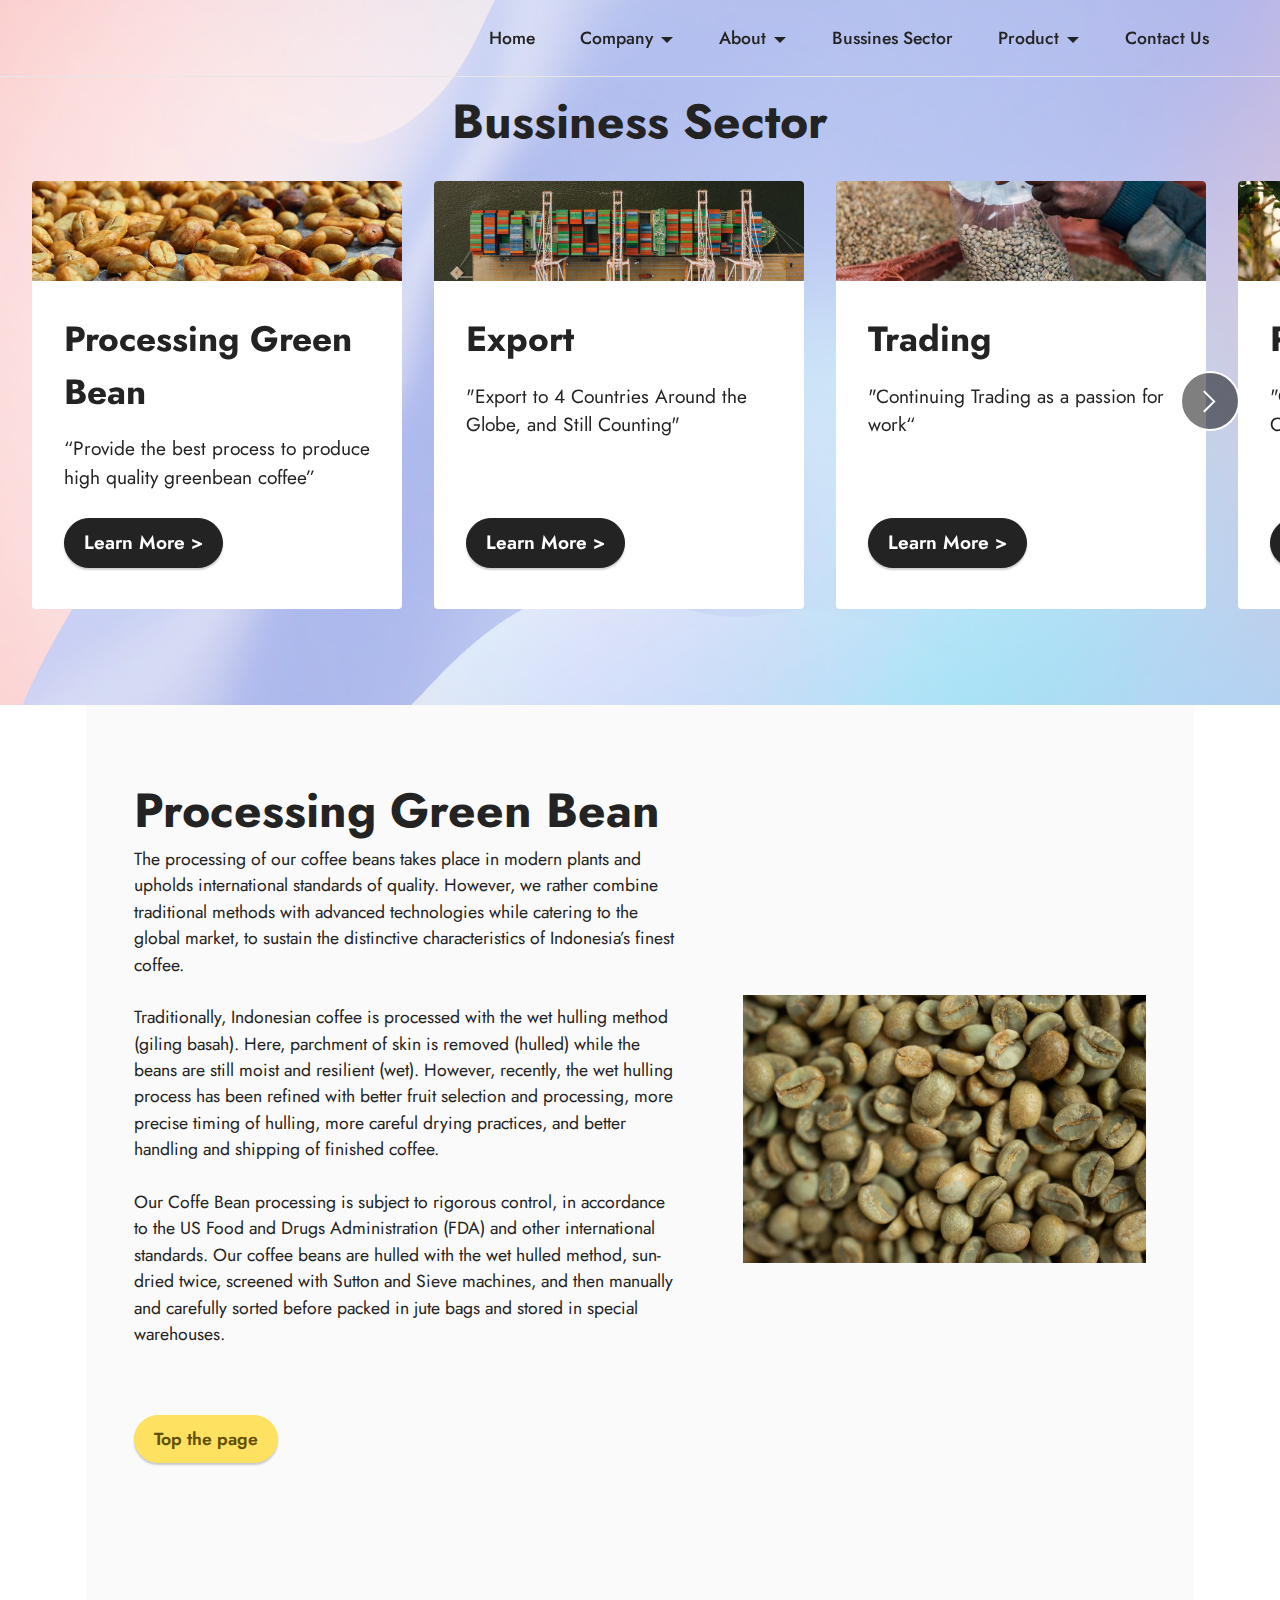
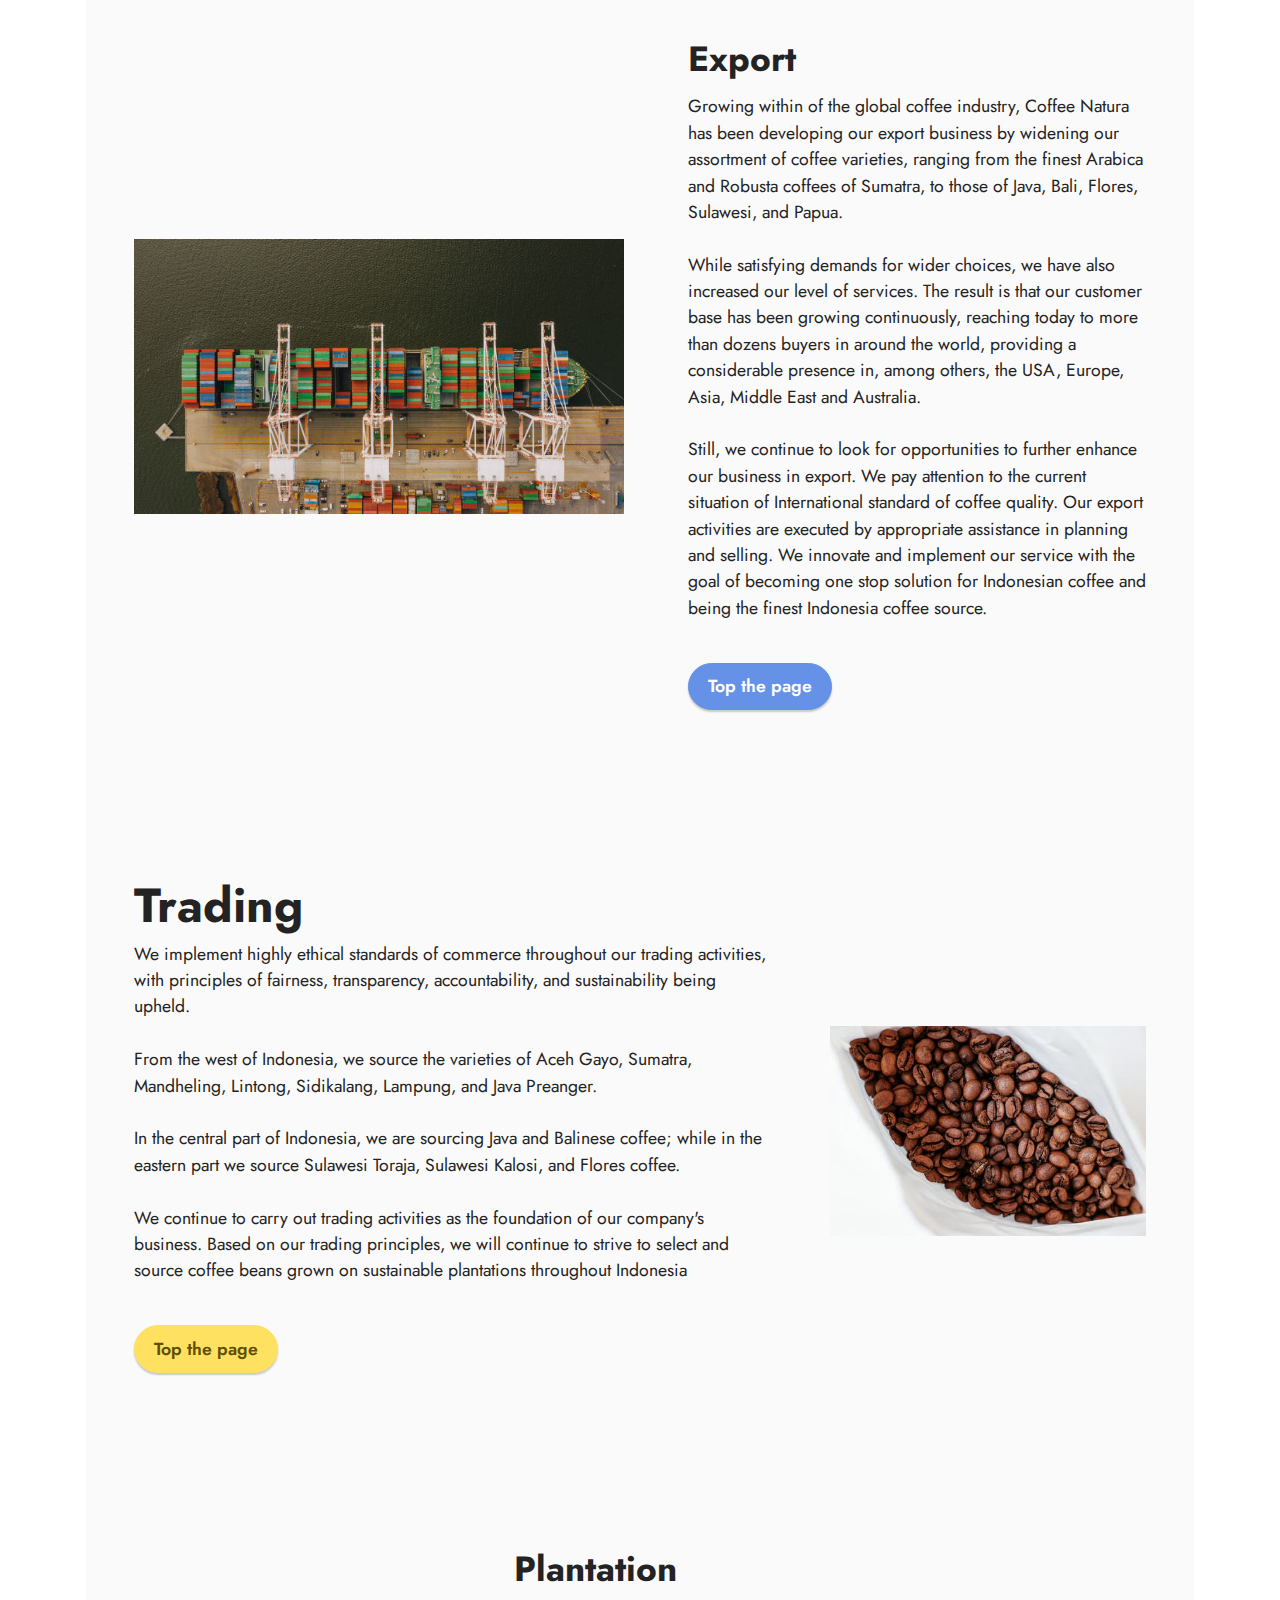
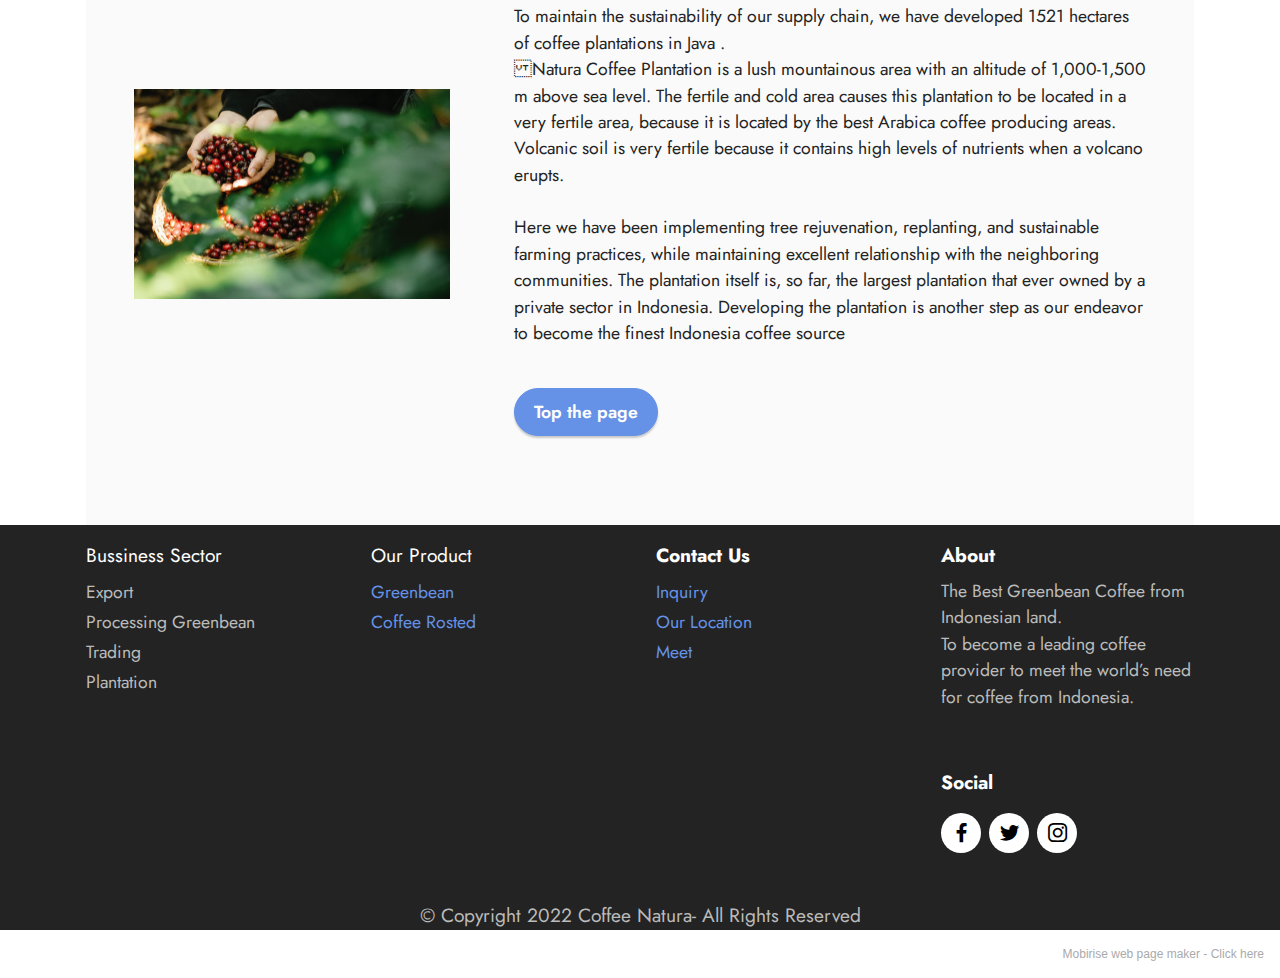
<file: page4.html>
<!DOCTYPE html>
<html  >
<head>
  <!-- Site made with Mobirise Website Builder v5.5.2, https://mobirise.com -->
  <meta charset="UTF-8">
  <meta http-equiv="X-UA-Compatible" content="IE=edge">
  <meta name="generator" content="Mobirise v5.5.2, mobirise.com">
  <meta name="viewport" content="width=device-width, initial-scale=1, minimum-scale=1">
  <link rel="shortcut icon" href="assets/images/mbr-157x104.jpeg" type="image/x-icon">
  <meta name="description" content="">
  
  
  <title>Bussines Sector</title>
  <link rel="stylesheet" href="assets/web/assets/mobirise-icons2/mobirise2.css">
  <link rel="stylesheet" href="assets/bootstrap/css/bootstrap.min.css">
  <link rel="stylesheet" href="assets/bootstrap/css/bootstrap-grid.min.css">
  <link rel="stylesheet" href="assets/bootstrap/css/bootstrap-reboot.min.css">
  <link rel="stylesheet" href="assets/dropdown/css/style.css">
  <link rel="stylesheet" href="assets/socicon/css/styles.css">
  <link rel="stylesheet" href="assets/theme/css/style.css">
  <link rel="preload" href="https://fonts.googleapis.com/css?family=Jost:100,200,300,400,500,600,700,800,900,100i,200i,300i,400i,500i,600i,700i,800i,900i&display=swap" as="style" onload="this.onload=null;this.rel='stylesheet'">
  <noscript><link rel="stylesheet" href="https://fonts.googleapis.com/css?family=Jost:100,200,300,400,500,600,700,800,900,100i,200i,300i,400i,500i,600i,700i,800i,900i&display=swap"></noscript>
  <link rel="preload" as="style" href="assets/mobirise/css/mbr-additional.css"><link rel="stylesheet" href="assets/mobirise/css/mbr-additional.css" type="text/css">
  
  
  
  
</head>
<body>
  
  <section data-bs-version="5.1" class="menu cid-s48OLK6784" once="menu" id="menu1-25">
    
    <nav class="navbar navbar-dropdown navbar-fixed-top navbar-expand-lg">
        <div class="container-fluid">
            <div class="navbar-brand">
                
                
            </div>
            <button class="navbar-toggler" type="button" data-toggle="collapse" data-bs-toggle="collapse" data-target="#navbarSupportedContent" data-bs-target="#navbarSupportedContent" aria-controls="navbarNavAltMarkup" aria-expanded="false" aria-label="Toggle navigation">
                <div class="hamburger">
                    <span></span>
                    <span></span>
                    <span></span>
                    <span></span>
                </div>
            </button>
            <div class="collapse navbar-collapse" id="navbarSupportedContent">
                <ul class="navbar-nav nav-dropdown nav-right navbar-nav-top-padding" data-app-modern-menu="true"><li class="nav-item"><a class="nav-link link text-black text-primary display-4" href="index.html">Home</a></li>
                    <li class="nav-item dropdown"><a class="nav-link link text-black text-primary dropdown-toggle show display-4" href="page2.html" data-toggle="dropdown-submenu" data-bs-toggle="dropdown" data-bs-auto-close="outside" aria-expanded="false">Company</a><div class="dropdown-menu show" aria-labelledby="dropdown-undefined" data-bs-popper="none"><a class="text-black text-primary show dropdown-item display-4" href="page2.html#header6-1s">Vision</a><a class="text-black text-primary dropdown-item display-4" href="page2.html#content14-1o">Corporate Value</a><a class="text-black text-primary show dropdown-item display-4" href="page2.html#header14-1r">Investor</a></div></li><li class="nav-item dropdown"><a class="nav-link link text-black dropdown-toggle show display-4" href="https://mobirise.com" data-toggle="dropdown-submenu" data-bs-toggle="dropdown" data-bs-auto-close="outside" aria-expanded="false">About</a><div class="dropdown-menu show" aria-labelledby="dropdown-undefined" data-bs-popper="none"><a class="text-black dropdown-item show text-primary display-4" href="page3.html#top" aria-expanded="false">History</a><a class="text-black show dropdown-item text-primary display-4" href="page3.html#features17-1x">Farmers</a><a class="text-black show dropdown-item text-primary display-4" href="page3.html#features16-1z">Coffee</a><a class="text-black show dropdown-item text-primary display-4" href="page3.html#features23-24">Journey</a></div></li><li class="nav-item"><a class="nav-link link text-black text-primary display-4" href="page4.html#top">Bussines Sector</a></li><li class="nav-item dropdown"><a class="nav-link link text-black text-primary dropdown-toggle show display-4" href="page1.html#top" data-toggle="dropdown-submenu" data-bs-toggle="dropdown" data-bs-auto-close="outside" aria-expanded="false">Product</a><div class="dropdown-menu show" aria-labelledby="dropdown-undefined" data-bs-popper="none"><a class="text-black text-primary dropdown-item display-4" href="page1.html#header3-1e">Greenbean</a><a class="text-black text-primary show dropdown-item display-4" href="page1.html#features5-1h">Coffee Rosted</a></div></li><li class="nav-item"><a class="nav-link link text-black text-primary display-4" href="page5.html#top">Contact Us</a></li></ul>
                
                
            </div>
        </div>
    </nav>

</section>

<section data-bs-version="5.1" class="slider5 mbr-embla cid-sPv645GrOd" id="slider5-2b">
    
    <div class="mbr-overlay"></div>
    <div class="position-relative">
        <div class="mbr-section-head">
            <h4 class="mbr-section-title mbr-fonts-style align-center mb-0 display-2"><strong>Bussiness Sector</strong></h4>
            
        </div>
        <div class="embla mt-4" data-skip-snaps="true" data-align="center" data-contain-scroll="trimSnaps" data-auto-play-interval="5" data-draggable="true">
            <div class="embla__viewport container-fluid">
                <div class="embla__container">
                    <div class="embla__slide slider-image item active" style="margin-left: 1rem; margin-right: 1rem;">
                        <div class="slide-content">
                            <div class="item-img">
                                <div class="item-wrapper">
                                    <img src="assets/images/apa-itu-honey-coffee-499x294.jpg" alt="" title="" data-slide-to="0" data-bs-slide-to="0">
                                </div>
                            </div>
                            <div class="item-content">
                                <h5 class="item-title mbr-fonts-style display-5"><strong>Processing Green Bean</strong></h5>
                                
                                <p class="mbr-text mbr-fonts-style mt-3 display-7">“Provide the best process to produce high quality greenbean coffee”&nbsp;<br></p>
                            </div>
                            <div class="mbr-section-btn item-footer mt-2"><a href="page4.html#features16-2d" class="btn item-btn btn-black display-7">Learn More &gt;</a></div>
                        </div>
                    </div>
                    
                    <div class="embla__slide slider-image item" style="margin-left: 1rem; margin-right: 1rem;">
                        <div class="slide-content">
                            <div class="item-img">
                                <div class="item-wrapper">
                                    <img src="assets/images/pexels-kelly-l-6572431-600x337.jpg" alt="" title="" data-slide-to="1" data-bs-slide-to="1">
                                </div>
                            </div>
                            <div class="item-content">
                                <h5 class="item-title mbr-fonts-style display-5"><strong>Export</strong></h5>
                                
                                <p class="mbr-text mbr-fonts-style mt-3 display-7">"Export to 4 Countries Around the Globe, and Still Counting"&nbsp;<br></p>
                            </div>
                            <div class="mbr-section-btn item-footer mt-2"><a href="page4.html#features17-2e" class="btn item-btn btn-black display-7">Learn More &gt;</a></div>
                        </div>
                    </div><div class="embla__slide slider-image item" style="margin-left: 1rem; margin-right: 1rem;">
                        <div class="slide-content">
                            <div class="item-img">
                                <div class="item-wrapper">
                                    <img src="assets/images/pexels-kelly-l-3794802-600x400.jpg" alt="" title="" data-slide-to="3" data-bs-slide-to="3">
                                </div>
                            </div>
                            <div class="item-content">
                                <h5 class="item-title mbr-fonts-style display-5"><strong>Trading</strong></h5>
                                
                                <p class="mbr-text mbr-fonts-style mt-3 display-7">"Continuing Trading as a passion for work“&nbsp;<br></p>
                            </div>
                            <div class="mbr-section-btn item-footer mt-2"><a href="page4.html#features16-2f" class="btn item-btn btn-black display-7">Learn More &gt;</a></div>
                        </div>
                    </div>
                    <div class="embla__slide slider-image item" style="margin-left: 1rem; margin-right: 1rem;">
                        <div class="slide-content">
                            <div class="item-img">
                                <div class="item-wrapper">
                                    <img src="assets/images/pexels-daniel-reche-1556665-600x401.jpg" alt="" title="" data-slide-to="4" data-bs-slide-to="4">
                                </div>
                            </div>
                            <div class="item-content">
                                <h5 class="item-title mbr-fonts-style display-5"><strong>Plantation</strong></h5>
                                
                                <p class="mbr-text mbr-fonts-style mt-3 display-7">"One of the Largest Private Owned Coffee Plantations“&nbsp;<br></p>
                            </div>
                            <div class="mbr-section-btn item-footer mt-2"><a href="page4.html#features17-2g" class="btn item-btn btn-black display-7">Learn More &gt;</a></div>
                        </div>
                    </div>
                </div>
            </div>
            <button class="embla__button embla__button--prev">
                <span class="mobi-mbri mobi-mbri-arrow-prev mbr-iconfont" aria-hidden="true"></span>
                <span class="sr-only visually-hidden visually-hidden">Previous</span>
            </button>
            <button class="embla__button embla__button--next">
                <span class="mobi-mbri mobi-mbri-arrow-next mbr-iconfont" aria-hidden="true"></span>
                <span class="sr-only visually-hidden visually-hidden">Next</span>
            </button>
        </div>
    </div>
</section>

<section data-bs-version="5.1" class="features15 cid-sPv7E6DFvv" id="features16-2d">

    

    
    <div class="container">
        <div class="content-wrapper">
            <div class="row align-items-center">
                <div class="col-12 col-lg">
                    <div class="text-wrapper">
                        <h6 class="card-title mbr-fonts-style display-2"><strong>Processing Green Bean</strong></h6>
                        <p class="mbr-text mbr-fonts-style mb-4 display-4">The processing of our coffee beans takes place in modern plants and upholds international standards of quality. However, we rather combine traditional methods with advanced technologies while catering to the global market, to sustain the distinctive characteristics of Indonesia’s finest coffee.
<br>
<br>Traditionally, Indonesian coffee is processed with the wet hulling method (giling basah). Here, parchment of skin is removed (hulled) while the beans are still moist and resilient (wet). However, recently, the wet hulling process has been refined with better fruit selection and processing, more precise timing of hulling, more careful drying practices, and better handling and shipping of finished coffee.
<br>
<br>Our Coffe Bean processing is subject to rigorous control, in accordance to the US Food and Drugs Administration (FDA) and other international standards. Our coffee beans are hulled with the wet hulled method, sun-dried twice, screened with Sutton and Sieve machines, and then manually and carefully sorted before packed in jute bags and stored in special warehouses.
<br>
<br></p>
                        <div class="mbr-section-btn mt-3"><a class="btn btn-warning display-4" href="page4.html#top">Top the page</a></div>
                    </div>
                </div>
                <div class="col-12 col-lg-5">
                    <div class="image-wrapper">
                        <img src="assets/images/pexels-maksim-goncharenok-4815898-632x421.jpg" alt="Mobirise">
                    </div>
                </div>
            </div>
        </div>
    </div>
</section>

<section data-bs-version="5.1" class="features16 cid-sPv7F63DUN" id="features17-2e">
    

    
    <div class="container">
        <div class="content-wrapper">
            <div class="row align-items-center">
                <div class="col-12 col-lg-6">
                    <div class="image-wrapper">
                        <img src="assets/images/pexels-kelly-l-6572431-632x355.jpg" alt="Mobirise">
                    </div>
                </div>
                <div class="col-12 col-lg">
                    <div class="text-wrapper">
                        <h6 class="card-title mbr-fonts-style display-5">
                            <strong>Export</strong>
                        </h6>
                        <p class="mbr-text mbr-fonts-style mb-4 display-4">Growing within of the global coffee industry, Coffee Natura has been developing our export business by widening our assortment of coffee varieties, ranging from the finest Arabica and Robusta coffees of Sumatra, to those of Java, Bali, Flores, Sulawesi, and Papua.
<br>
<br>While satisfying demands for wider choices, we have also increased our level of services. The result is that our customer base has been growing continuously, reaching today to more than dozens buyers in around the world, providing a considerable presence in, among others, the USA, Europe, Asia, Middle East and Australia.
<br>
<br>Still, we continue to look for opportunities to further enhance our business in export. We pay attention to the current situation of International standard of coffee quality. Our export activities are executed by appropriate assistance in planning and selling. We innovate and implement our service with the goal of becoming one stop solution for Indonesian coffee and being the finest Indonesia coffee source.&nbsp;<br></p>
                        <div class="mbr-section-btn mt-3"><a class="btn btn-primary display-4" href="page4.html#top">
                                Top the page
                            </a></div>
                    </div>
                </div>
            </div>
        </div>
    </div>
</section>

<section data-bs-version="5.1" class="features15 cid-sPv7GE8OMC" id="features16-2f">

    

    
    <div class="container">
        <div class="content-wrapper">
            <div class="row align-items-center">
                <div class="col-12 col-lg">
                    <div class="text-wrapper">
                        <h6 class="card-title mbr-fonts-style display-2">
                            <strong>Trading</strong>
                        </h6>
                        <p class="mbr-text mbr-fonts-style mb-4 display-4">We implement highly ethical standards of commerce throughout our trading activities, with principles of fairness, transparency, accountability, and sustainability being upheld.
<br>
<br>From the west of Indonesia, we source the varieties of Aceh Gayo, Sumatra, Mandheling, Lintong, Sidikalang, Lampung, and Java Preanger.
<br>
<br>In the central part of Indonesia, we are sourcing Java and Balinese coffee; while in the eastern part we source Sulawesi Toraja, Sulawesi Kalosi, and Flores coffee.
<br>
<br>We continue to carry out trading activities as the foundation of our company's business. Based on our trading principles, we will continue to strive to select and source coffee beans grown on sustainable plantations throughout Indonesia&nbsp;<br></p>
                        <div class="mbr-section-btn mt-3"><a class="btn btn-warning display-4" href="page4.html#top">Top the page</a></div>
                    </div>
                </div>
                <div class="col-12 col-lg-4">
                    <div class="image-wrapper">
                        <img src="assets/images/pexels-photo-7657848-500x333.jpg" alt="Mobirise">
                    </div>
                </div>
            </div>
        </div>
    </div>
</section>

<section data-bs-version="5.1" class="features16 cid-sPv7HfMYHr" id="features17-2g">
    

    
    <div class="container">
        <div class="content-wrapper">
            <div class="row align-items-center">
                <div class="col-12 col-lg-4">
                    <div class="image-wrapper">
                        <img src="assets/images/pexels-michael-burrows-7125531-632x421.jpg" alt="Mobirise">
                    </div>
                </div>
                <div class="col-12 col-lg">
                    <div class="text-wrapper">
                        <h6 class="card-title mbr-fonts-style display-5">
                            <strong>Plantation</strong>
                        </h6>
                        <p class="mbr-text mbr-fonts-style mb-4 display-4">To maintain the sustainability of our supply chain, we have developed 1521 hectares of coffee plantations in Java .
<br>Natura Coffee Plantation is a lush mountainous area with an altitude of 1,000-1,500 m above sea level. The fertile and cold area causes this plantation to be located in a very fertile area, because it is located by the best Arabica coffee producing areas. Volcanic soil is very fertile because it contains high levels of nutrients when a volcano erupts.
<br>
<br>Here we have been implementing tree rejuvenation, replanting, and sustainable farming practices, while maintaining excellent relationship with the neighboring communities.&nbsp;The plantation itself is, so far, the largest plantation that ever owned by a private sector in Indonesia. Developing the plantation is another step as our endeavor to become the finest Indonesia coffee source</p>
                        <div class="mbr-section-btn mt-3"><a class="btn btn-primary display-4" href="page4.html">Top the page</a></div>
                    </div>
                </div>
            </div>
        </div>
    </div>
</section>

<section data-bs-version="5.1" class="footer1 cid-sPviEnBmGe" once="footers" id="footer1-2i">

    
    
    <div class="container">
        <div class="row mbr-white">
            <div class="col-12 col-md-6 col-lg-3">
                <h5 class="mbr-section-subtitle mbr-fonts-style mb-2 display-7">Bussiness Sector</h5>
                <ul class="list mbr-fonts-style display-4">
                    <li class="mbr-text item-wrap">Export</li><li class="mbr-text item-wrap">Processing Greenbean</li><li class="mbr-text item-wrap">Trading</li><li class="mbr-text item-wrap">Plantation</li>
                </ul>
            </div>
            <div class="col-12 col-md-6 col-lg-3">
                <h5 class="mbr-section-subtitle mbr-fonts-style mb-2 display-7">Our Product</h5>
                <ul class="list mbr-fonts-style display-4">

                    <li class="mbr-text item-wrap"><a href="page1.html#features4-1d" class="text-primary">Greenbean</a></li><li class="mbr-text item-wrap"><a href="page1.html#features5-1h" class="text-primary">Coffee Rosted</a></li>
                </ul>
            </div>
            <div class="col-12 col-md-6 col-lg-3">
                <h5 class="mbr-section-subtitle mbr-fonts-style mb-2 display-7"><strong>Contact Us</strong></h5>
                <ul class="list mbr-fonts-style display-4">
                    <li class="mbr-text item-wrap"><a href="page5.html#form1-2k" class="text-primary">Inquiry</a></li><li class="mbr-text item-wrap"><a href="page5.html#map3-29" class="text-primary">Our Location</a></li><li class="mbr-text item-wrap"><a href="page5.html#contacts2-27" class="text-primary">Meet</a></li>
                </ul>
            </div>
            <div class="col-12 col-md-6 col-lg-3">
                <h5 class="mbr-section-subtitle mbr-fonts-style mb-2 display-7">
                    <strong>About</strong>
                </h5>
                <p class="mbr-text mbr-fonts-style mb-4 display-4">The Best Greenbean Coffee from Indonesian land.<br>
To become a leading coffee provider to meet the world’s need for coffee from Indonesia.<br>&nbsp;<br></p>
                <h5 class="mbr-section-subtitle mbr-fonts-style mb-3 display-7">
                    <strong>Social</strong>
                </h5>
                <div class="social-row display-7">
                    <div class="soc-item">
                        <a href="https://twitter.com/mobirise" target="_blank">
                            <span class="mbr-iconfont socicon socicon-facebook"></span>
                        </a>
                    </div>
                    <div class="soc-item">
                        <a href="https://twitter.com/mobirise" target="_blank">
                            <span class="mbr-iconfont socicon socicon-twitter"></span>
                        </a>
                    </div>
                    <div class="soc-item">
                        <a href="https://www.instagram.com/coffeenatura/" target="_blank">
                            <span class="mbr-iconfont socicon-instagram socicon"></span>
                        </a>
                    </div>
                    
                </div>
            </div>
            <div class="col-12 mt-4">
                <p class="mbr-text mb-0 mbr-fonts-style copyright align-center display-7">
                    © Copyright 2022 Coffee Natura- All Rights Reserved
                </p>
            </div>
        </div>
    </div>
</section><section style="background-color: #fff; font-family: -apple-system, BlinkMacSystemFont, 'Segoe UI', 'Roboto', 'Helvetica Neue', Arial, sans-serif; color:#aaa; font-size:12px; padding: 0; align-items: center; display: flex;"><a href="https://mobirise.site/y" style="flex: 1 1; height: 3rem; padding-left: 1rem;"></a><p style="flex: 0 0 auto; margin:0; padding-right:1rem;">Mobirise web page maker - <a href="https://mobirise.site/n" style="color:#aaa;">Click here</a></p></section><script src="assets/bootstrap/js/bootstrap.bundle.min.js"></script>  <script src="assets/smoothscroll/smooth-scroll.js"></script>  <script src="assets/ytplayer/index.js"></script>  <script src="assets/dropdown/js/navbar-dropdown.js"></script>  <script src="assets/embla/embla.min.js"></script>  <script src="assets/embla/script.js"></script>  <script src="assets/theme/js/script.js"></script>  
  
  
</body>
</html>
</file>
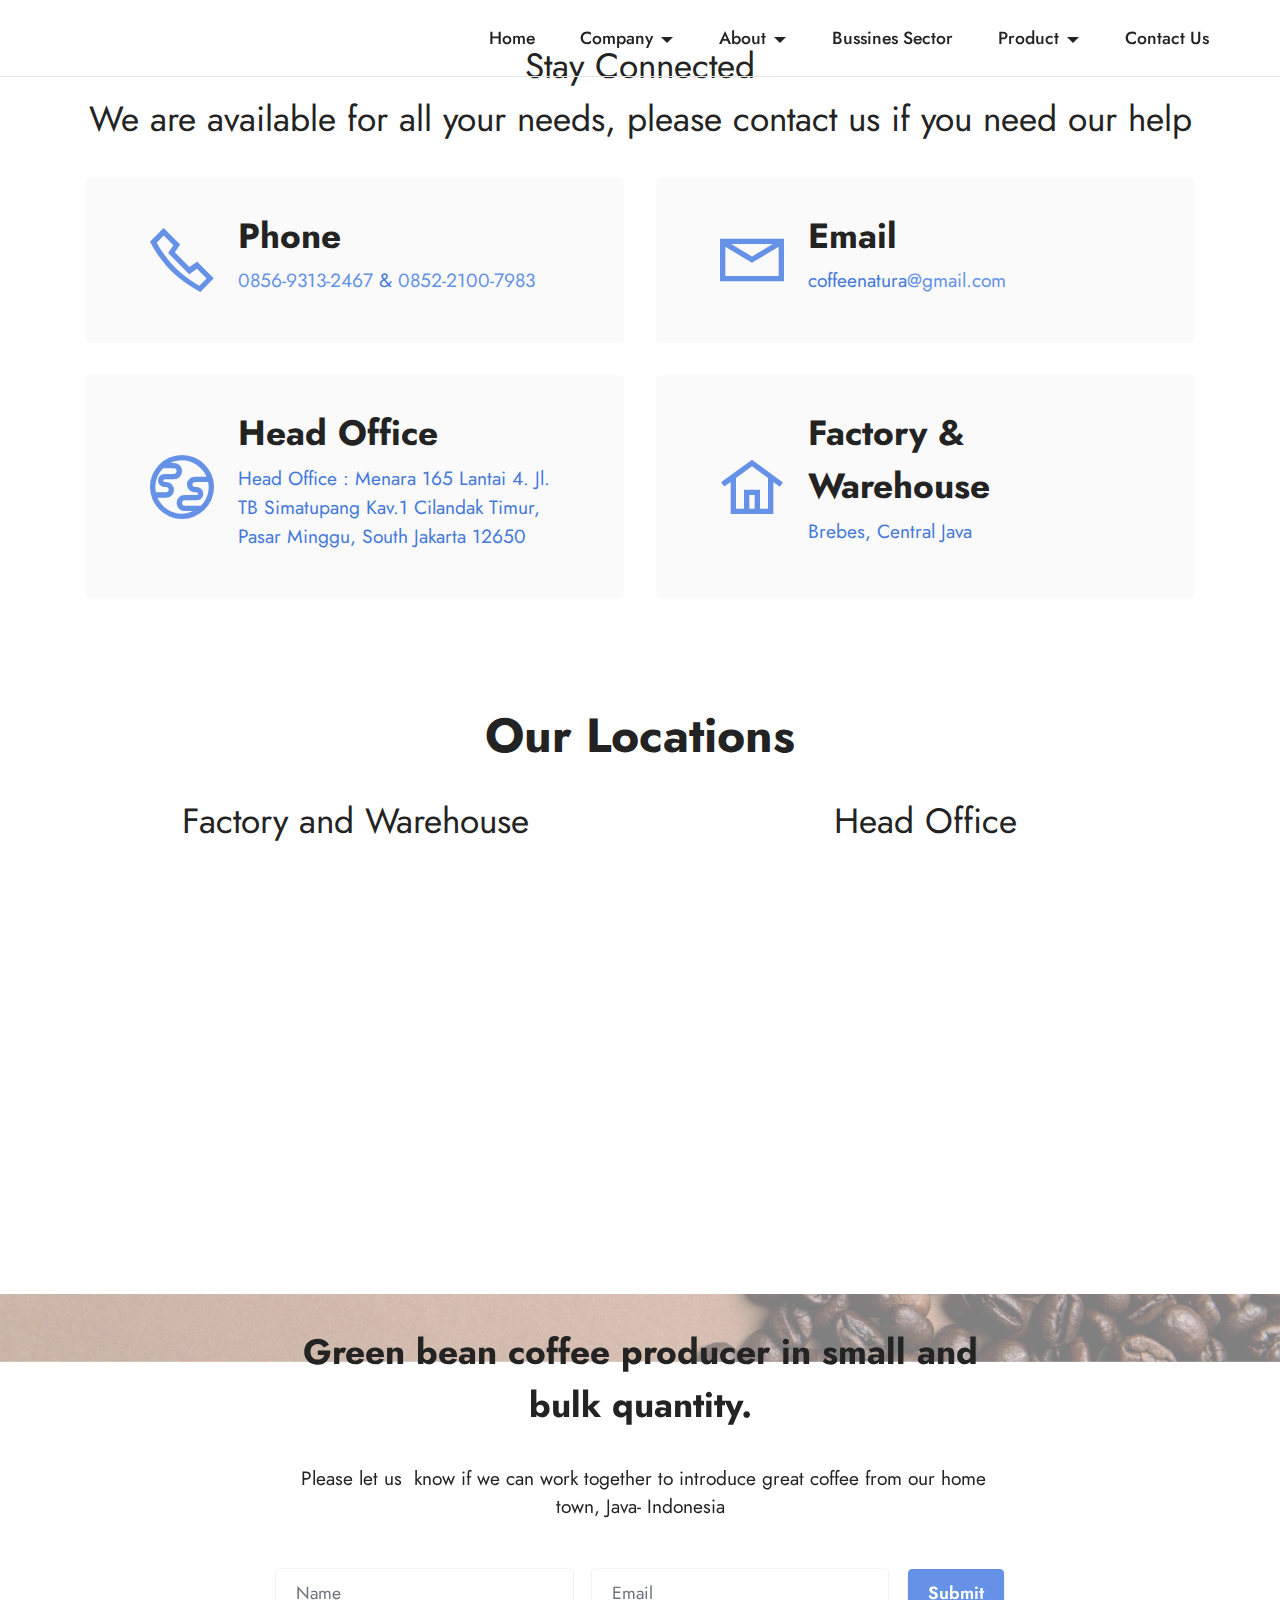
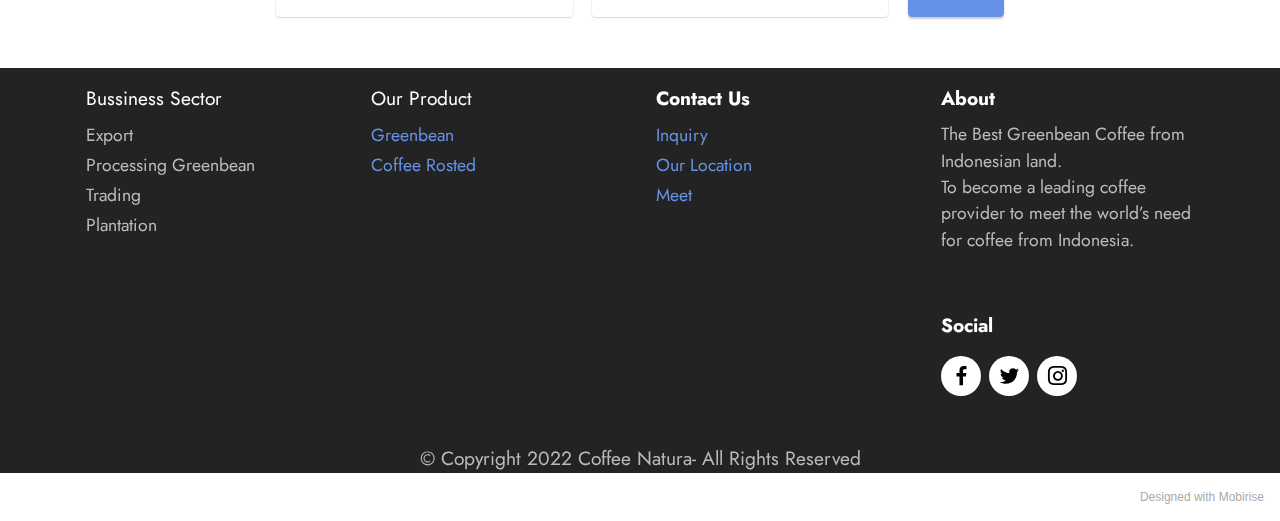
<file: page5.html>
<!DOCTYPE html>
<html  >
<head>
  <!-- Site made with Mobirise Website Builder v5.5.2, https://mobirise.com -->
  <meta charset="UTF-8">
  <meta http-equiv="X-UA-Compatible" content="IE=edge">
  <meta name="generator" content="Mobirise v5.5.2, mobirise.com">
  <meta name="viewport" content="width=device-width, initial-scale=1, minimum-scale=1">
  <link rel="shortcut icon" href="assets/images/mbr-157x104.jpeg" type="image/x-icon">
  <meta name="description" content="">
  
  
  <title>Contact Us</title>
  <link rel="stylesheet" href="assets/web/assets/mobirise-icons2/mobirise2.css">
  <link rel="stylesheet" href="assets/bootstrap/css/bootstrap.min.css">
  <link rel="stylesheet" href="assets/bootstrap/css/bootstrap-grid.min.css">
  <link rel="stylesheet" href="assets/bootstrap/css/bootstrap-reboot.min.css">
  <link rel="stylesheet" href="assets/parallax/jarallax.css">
  <link rel="stylesheet" href="assets/dropdown/css/style.css">
  <link rel="stylesheet" href="assets/socicon/css/styles.css">
  <link rel="stylesheet" href="assets/theme/css/style.css">
  <link rel="preload" href="https://fonts.googleapis.com/css?family=Jost:100,200,300,400,500,600,700,800,900,100i,200i,300i,400i,500i,600i,700i,800i,900i&display=swap" as="style" onload="this.onload=null;this.rel='stylesheet'">
  <noscript><link rel="stylesheet" href="https://fonts.googleapis.com/css?family=Jost:100,200,300,400,500,600,700,800,900,100i,200i,300i,400i,500i,600i,700i,800i,900i&display=swap"></noscript>
  <link rel="preload" as="style" href="assets/mobirise/css/mbr-additional.css"><link rel="stylesheet" href="assets/mobirise/css/mbr-additional.css" type="text/css">
  
  
  
  
</head>
<body>
  
  <section data-bs-version="5.1" class="menu cid-s48OLK6784" once="menu" id="menu1-26">
    
    <nav class="navbar navbar-dropdown navbar-fixed-top navbar-expand-lg">
        <div class="container-fluid">
            <div class="navbar-brand">
                
                
            </div>
            <button class="navbar-toggler" type="button" data-toggle="collapse" data-bs-toggle="collapse" data-target="#navbarSupportedContent" data-bs-target="#navbarSupportedContent" aria-controls="navbarNavAltMarkup" aria-expanded="false" aria-label="Toggle navigation">
                <div class="hamburger">
                    <span></span>
                    <span></span>
                    <span></span>
                    <span></span>
                </div>
            </button>
            <div class="collapse navbar-collapse" id="navbarSupportedContent">
                <ul class="navbar-nav nav-dropdown nav-right navbar-nav-top-padding" data-app-modern-menu="true"><li class="nav-item"><a class="nav-link link text-black text-primary display-4" href="index.html">Home</a></li>
                    <li class="nav-item dropdown"><a class="nav-link link text-black text-primary dropdown-toggle show display-4" href="page2.html" data-toggle="dropdown-submenu" data-bs-toggle="dropdown" data-bs-auto-close="outside" aria-expanded="false">Company</a><div class="dropdown-menu show" aria-labelledby="dropdown-undefined" data-bs-popper="none"><a class="text-black text-primary show dropdown-item display-4" href="page2.html#header6-1s">Vision</a><a class="text-black text-primary dropdown-item display-4" href="page2.html#content14-1o">Corporate Value</a><a class="text-black text-primary show dropdown-item display-4" href="page2.html#header14-1r">Investor</a></div></li><li class="nav-item dropdown"><a class="nav-link link text-black dropdown-toggle show display-4" href="https://mobirise.com" data-toggle="dropdown-submenu" data-bs-toggle="dropdown" data-bs-auto-close="outside" aria-expanded="false">About</a><div class="dropdown-menu show" aria-labelledby="dropdown-undefined" data-bs-popper="none"><a class="text-black dropdown-item show text-primary display-4" href="page3.html#top" aria-expanded="false">History</a><a class="text-black show dropdown-item text-primary display-4" href="page3.html#features17-1x">Farmers</a><a class="text-black show dropdown-item text-primary display-4" href="page3.html#features16-1z">Coffee</a><a class="text-black show dropdown-item text-primary display-4" href="page3.html#features23-24">Journey</a></div></li><li class="nav-item"><a class="nav-link link text-black text-primary display-4" href="page4.html#top">Bussines Sector</a></li><li class="nav-item dropdown"><a class="nav-link link text-black text-primary dropdown-toggle show display-4" href="page1.html#top" data-toggle="dropdown-submenu" data-bs-toggle="dropdown" data-bs-auto-close="outside" aria-expanded="false">Product</a><div class="dropdown-menu show" aria-labelledby="dropdown-undefined" data-bs-popper="none"><a class="text-black text-primary dropdown-item display-4" href="page1.html#header3-1e">Greenbean</a><a class="text-black text-primary show dropdown-item display-4" href="page1.html#features5-1h">Coffee Rosted</a></div></li><li class="nav-item"><a class="nav-link link text-black text-primary display-4" href="page5.html#top">Contact Us</a></li></ul>
                
                
            </div>
        </div>
    </nav>

</section>

<section data-bs-version="5.1" class="contacts2 cid-sPv3tDXjA1" id="contacts2-27">
    <!---->
    
    
    <div class="container">
        <div class="mbr-section-head">
            
            <h4 class="mbr-section-subtitle mbr-fonts-style align-center mb-0 mt-2 display-5">Stay Connected
<div>We are available for all your needs, please contact us if you need our help</div></h4>
        </div>
        <div class="row justify-content-center mt-4">
            <div class="card col-12 col-md-6">
                <div class="card-wrapper">
                    <div class="image-wrapper">
                        <span class="mbr-iconfont mobi-mbri-phone mobi-mbri"></span>
                    </div>
                    <div class="text-wrapper">
                        <h6 class="card-title mbr-fonts-style mb-1 display-5">
                            <strong>Phone</strong>
                        </h6>
                        <p class="mbr-text mbr-fonts-style display-7">
                            <a href="https://wa.me/6285693132467" class="text-primary">0856-9313-2467</a>&nbsp;&amp;&nbsp;<a href="https://wa.me/6285221007983" class="text-primary">0852-2100-7983</a></p>
                    </div>
                </div>
            </div>
            <div class="card col-12 col-md-6">
                <div class="card-wrapper">
                    <div class="image-wrapper">
                        <span class="mbr-iconfont mobi-mbri-letter mobi-mbri"></span>
                    </div>
                    <div class="text-wrapper">
                        <h6 class="card-title mbr-fonts-style mb-1 display-5">
                            <strong>Email&nbsp;</strong></h6>
                        <p class="mbr-text mbr-fonts-style display-7">coffeenatura<a href="mailto:info@site.com" class="text-primary">@gmail.com</a>
                        </p>
                    </div>
                </div>
            </div>
            <div class="card col-12 col-md-6">
                <div class="card-wrapper">
                    <div class="image-wrapper">
                        <span class="mbr-iconfont mobi-mbri-globe mobi-mbri"></span>
                    </div>
                    <div class="text-wrapper">
                        <h6 class="card-title mbr-fonts-style mb-1 display-5"><strong>Head Office</strong></h6>
                        <p class="mbr-text mbr-fonts-style display-7">Head Office : Menara 165 Lantai 4. Jl. TB Simatupang Kav.1 Cilandak Timur, Pasar Minggu, South Jakarta 12650&nbsp;<br></p>
                    </div>
                </div>
            </div>
            <div class="card col-12 col-md-6">
                <div class="card-wrapper">
                    <div class="image-wrapper">
                        <span class="mbr-iconfont mobi-mbri-home mobi-mbri"></span>
                    </div>
                    <div class="text-wrapper">
                        <h6 class="card-title mbr-fonts-style mb-1 display-5"><strong>Factory &amp; Warehouse</strong></h6>
                        <p class="mbr-text mbr-fonts-style display-7">Brebes, Central Java</p>
                    </div>
                </div>
            </div>
        </div>
    </div>
</section>

<section data-bs-version="5.1" class="map3 cid-sPv3DEjVw1" id="map3-29">
    
    
    
    

    <div class="container">
        <div class="row">
            <div class="col-12">
                <h3 class="mbr-section-title mb-4 align-center mbr-fonts-style display-2"><strong>Our Locations</strong></h3>
            </div>
            <div class="col-12 col-lg-6">
                <h4 class="mbr-section-subtitle mb-3 align-center mbr-fonts-style display-5">Factory and Warehouse</h4>
                <div class="google-map"><iframe frameborder="0" style="border:0" src="https://www.google.com/maps/embed/v1/place?key=AIzaSyCZI5F_k6S1k46ujh0SNrapM89f7mJxd30&amp;q=Balapusuh" allowfullscreen=""></iframe></div>
            </div>
            <div class="col-12 col-lg-6">
                <h4 class="mbr-section-subtitle mb-3 mt-5 mt-lg-0 align-center mbr-fonts-style display-5">Head Office</h4>
                <div class="google-map"><iframe frameborder="0" style="border:0" src="https://www.google.com/maps/embed/v1/place?key=AIzaSyCNveGQ9bfpKFwWzQLLftrR9hNiHwdqQG8&amp;q=menara 165" allowfullscreen=""></iframe></div>
            </div>
        </div>
    </div>
</section>

<section data-bs-version="5.1" class="form1 cid-sPvppmslb7 mbr-parallax-background" id="form1-2k">

    

    <div class="mbr-overlay" style="opacity: 0.5; background-color: rgb(255, 255, 255);"></div>
    <div class="container">
        <div class="row justify-content-center">
            <div class="col-lg-8 mx-auto mbr-form" data-form-type="formoid">
                <form action="https://mobirise.eu/" method="POST" class="mbr-form form-with-styler" data-form-title="Form Name"><input type="hidden" name="email" data-form-email="true" value="oi+uGyZV4aEAZuPNUBFSV1h8p/QG3BAoNwb4s82ixBohkOOdL2L0VHxZW1+X6c2b3Mr9jIHVVr8xGiYaFBUXsMwd4QlCW3RENfuJgX0UNY76LYWn21jJ0SbGFRSer6ag">
                    <div class="row">
                        <div hidden="hidden" data-form-alert="" class="alert alert-success col-12">Thanks for filling
                            out the form!</div>
                        <div hidden="hidden" data-form-alert-danger="" class="alert alert-danger col-12">Oops...! some
                            problem!</div>
                    </div>
                    <div class="dragArea row">
                        <div class="col-12">
                            <h1 class="mbr-section-title mb-4 mbr-fonts-style align-center display-5"><strong>Green bean coffee producer in small and bulk quantity.</strong></h1>
                        </div>
                        <div class="col-12">
                            <p class="mbr-text mbr-fonts-style mb-5 align-center display-7">&nbsp;Please let us&nbsp; know if we can work together to introduce great coffee from our home town, Java- Indonesia</p>
                        </div>
                        <div class="col-md col-12 form-group mb-3" data-for="name">
                            <input type="text" name="name" placeholder="Name" data-form-field="Name" class="form-control" id="name-form1-2k">
                        </div>
                        <div class="col-md col-12 form-group mb-3" data-for="email">
                            <input type="email" name="email" placeholder="Email" data-form-field="Email" class="form-control" id="email-form1-2k">
                        </div>
                        <div class="mbr-section-btn col-12 col-md-auto"><button type="submit" class="btn btn-primary display-4">Submit</button></div>
                    </div>
                </form>
            </div>
        </div>
    </div>
</section>

<section data-bs-version="5.1" class="footer1 cid-sPviEnBmGe" once="footers" id="footer1-2i">

    
    
    <div class="container">
        <div class="row mbr-white">
            <div class="col-12 col-md-6 col-lg-3">
                <h5 class="mbr-section-subtitle mbr-fonts-style mb-2 display-7">Bussiness Sector</h5>
                <ul class="list mbr-fonts-style display-4">
                    <li class="mbr-text item-wrap">Export</li><li class="mbr-text item-wrap">Processing Greenbean</li><li class="mbr-text item-wrap">Trading</li><li class="mbr-text item-wrap">Plantation</li>
                </ul>
            </div>
            <div class="col-12 col-md-6 col-lg-3">
                <h5 class="mbr-section-subtitle mbr-fonts-style mb-2 display-7">Our Product</h5>
                <ul class="list mbr-fonts-style display-4">

                    <li class="mbr-text item-wrap"><a href="page1.html#features4-1d" class="text-primary">Greenbean</a></li><li class="mbr-text item-wrap"><a href="page1.html#features5-1h" class="text-primary">Coffee Rosted</a></li>
                </ul>
            </div>
            <div class="col-12 col-md-6 col-lg-3">
                <h5 class="mbr-section-subtitle mbr-fonts-style mb-2 display-7"><strong>Contact Us</strong></h5>
                <ul class="list mbr-fonts-style display-4">
                    <li class="mbr-text item-wrap"><a href="page5.html#form1-2k" class="text-primary">Inquiry</a></li><li class="mbr-text item-wrap"><a href="page5.html#map3-29" class="text-primary">Our Location</a></li><li class="mbr-text item-wrap"><a href="page5.html#contacts2-27" class="text-primary">Meet</a></li>
                </ul>
            </div>
            <div class="col-12 col-md-6 col-lg-3">
                <h5 class="mbr-section-subtitle mbr-fonts-style mb-2 display-7">
                    <strong>About</strong>
                </h5>
                <p class="mbr-text mbr-fonts-style mb-4 display-4">The Best Greenbean Coffee from Indonesian land.<br>
To become a leading coffee provider to meet the world’s need for coffee from Indonesia.<br>&nbsp;<br></p>
                <h5 class="mbr-section-subtitle mbr-fonts-style mb-3 display-7">
                    <strong>Social</strong>
                </h5>
                <div class="social-row display-7">
                    <div class="soc-item">
                        <a href="https://twitter.com/mobirise" target="_blank">
                            <span class="mbr-iconfont socicon socicon-facebook"></span>
                        </a>
                    </div>
                    <div class="soc-item">
                        <a href="https://twitter.com/mobirise" target="_blank">
                            <span class="mbr-iconfont socicon socicon-twitter"></span>
                        </a>
                    </div>
                    <div class="soc-item">
                        <a href="https://www.instagram.com/coffeenatura/" target="_blank">
                            <span class="mbr-iconfont socicon-instagram socicon"></span>
                        </a>
                    </div>
                    
                </div>
            </div>
            <div class="col-12 mt-4">
                <p class="mbr-text mb-0 mbr-fonts-style copyright align-center display-7">
                    © Copyright 2022 Coffee Natura- All Rights Reserved
                </p>
            </div>
        </div>
    </div>
</section><section style="background-color: #fff; font-family: -apple-system, BlinkMacSystemFont, 'Segoe UI', 'Roboto', 'Helvetica Neue', Arial, sans-serif; color:#aaa; font-size:12px; padding: 0; align-items: center; display: flex;"><a href="https://mobirise.site/e" style="flex: 1 1; height: 3rem; padding-left: 1rem;"></a><p style="flex: 0 0 auto; margin:0; padding-right:1rem;">Designed with <a href="https://mobirise.site/a" style="color:#aaa;">Mobirise</a></p></section><script src="assets/bootstrap/js/bootstrap.bundle.min.js"></script>  <script src="assets/parallax/jarallax.js"></script>  <script src="assets/smoothscroll/smooth-scroll.js"></script>  <script src="assets/ytplayer/index.js"></script>  <script src="assets/dropdown/js/navbar-dropdown.js"></script>  <script src="assets/theme/js/script.js"></script>  <script src="assets/formoid/formoid.min.js"></script>  
  
  
</body>
</html>
</file>
<file: assets/web/assets/mobirise-icons2/mobirise2.css>
@font-face {
  font-family: 'Moririse2';
  font-display: swap;
  src:  url('mobirise2.eot?f2bix4');
  src:  url('mobirise2.eot?f2bix4#iefix') format('embedded-opentype'),
    url('mobirise2.ttf?f2bix4') format('truetype'),
    url('mobirise2.woff?f2bix4') format('woff'),
    url('mobirise2.svg?f2bix4#mobirise2') format('svg');
  font-weight: normal;
  font-style: normal;
}

[class^="mobi-"], [class*=" mobi-"] {
  /* use !important to prevent issues with browser extensions that change fonts */
  font-family: 'Moririse2' !important;
  speak: none;
  font-style: normal;
  font-weight: normal;
  font-variant: normal;
  text-transform: none;
  line-height: 1;

  /* Better Font Rendering =========== */
  -webkit-font-smoothing: antialiased;
  -moz-osx-font-smoothing: grayscale;
}

.mobi-mbri-add-submenu:before {
  content: "\e900";
}
.mobi-mbri-alert:before {
  content: "\e901";
}
.mobi-mbri-align-center:before {
  content: "\e902";
}
.mobi-mbri-align-justify:before {
  content: "\e903";
}
.mobi-mbri-align-left:before {
  content: "\e904";
}
.mobi-mbri-align-right:before {
  content: "\e905";
}
.mobi-mbri-android:before {
  content: "\e906";
}
.mobi-mbri-apple:before {
  content: "\e907";
}
.mobi-mbri-arrow-down:before {
  content: "\e908";
}
.mobi-mbri-arrow-next:before {
  content: "\e909";
}
.mobi-mbri-arrow-prev:before {
  content: "\e90a";
}
.mobi-mbri-arrow-up:before {
  content: "\e90b";
}
.mobi-mbri-bold:before {
  content: "\e90c";
}
.mobi-mbri-bookmark:before {
  content: "\e90d";
}
.mobi-mbri-bootstrap:before {
  content: "\e90e";
}
.mobi-mbri-briefcase:before {
  content: "\e90f";
}
.mobi-mbri-browse:before {
  content: "\e910";
}
.mobi-mbri-bulleted-list:before {
  content: "\e911";
}
.mobi-mbri-calendar:before {
  content: "\e912";
}
.mobi-mbri-camera:before {
  content: "\e913";
}
.mobi-mbri-cart-add:before {
  content: "\e914";
}
.mobi-mbri-cart-full:before {
  content: "\e915";
}
.mobi-mbri-cash:before {
  content: "\e916";
}
.mobi-mbri-change-style:before {
  content: "\e917";
}
.mobi-mbri-chat:before {
  content: "\e918";
}
.mobi-mbri-clock:before {
  content: "\e919";
}
.mobi-mbri-close:before {
  content: "\e91a";
}
.mobi-mbri-cloud:before {
  content: "\e91b";
}
.mobi-mbri-code:before {
  content: "\e91c";
}
.mobi-mbri-contact-form:before {
  content: "\e91d";
}
.mobi-mbri-credit-card:before {
  content: "\e91e";
}
.mobi-mbri-cursor-click:before {
  content: "\e91f";
}
.mobi-mbri-cust-feedback:before {
  content: "\e920";
}
.mobi-mbri-database:before {
  content: "\e921";
}
.mobi-mbri-delivery:before {
  content: "\e922";
}
.mobi-mbri-desktop:before {
  content: "\e923";
}
.mobi-mbri-devices:before {
  content: "\e924";
}
.mobi-mbri-down:before {
  content: "\e925";
}
.mobi-mbri-download-2:before {
  content: "\e926";
}
.mobi-mbri-download:before {
  content: "\e927";
}
.mobi-mbri-drag-n-drop-2:before {
  content: "\e928";
}
.mobi-mbri-drag-n-drop:before {
  content: "\e929";
}
.mobi-mbri-edit-2:before {
  content: "\e92a";
}
.mobi-mbri-edit:before {
  content: "\e92b";
}
.mobi-mbri-error:before {
  content: "\e92c";
}
.mobi-mbri-extension:before {
  content: "\e92d";
}
.mobi-mbri-features:before {
  content: "\e92e";
}
.mobi-mbri-file:before {
  content: "\e92f";
}
.mobi-mbri-flag:before {
  content: "\e930";
}
.mobi-mbri-folder:before {
  content: "\e931";
}
.mobi-mbri-gift:before {
  content: "\e932";
}
.mobi-mbri-github:before {
  content: "\e933";
}
.mobi-mbri-globe-2:before {
  content: "\e934";
}
.mobi-mbri-globe:before {
  content: "\e935";
}
.mobi-mbri-growing-chart:before {
  content: "\e936";
}
.mobi-mbri-hearth:before {
  content: "\e937";
}
.mobi-mbri-help:before {
  content: "\e938";
}
.mobi-mbri-home:before {
  content: "\e939";
}
.mobi-mbri-hot-cup:before {
  content: "\e93a";
}
.mobi-mbri-idea:before {
  content: "\e93b";
}
.mobi-mbri-image-gallery:before {
  content: "\e93c";
}
.mobi-mbri-image-slider:before {
  content: "\e93d";
}
.mobi-mbri-info:before {
  content: "\e93e";
}
.mobi-mbri-italic:before {
  content: "\e93f";
}
.mobi-mbri-key:before {
  content: "\e940";
}
.mobi-mbri-laptop:before {
  content: "\e941";
}
.mobi-mbri-layers:before {
  content: "\e942";
}
.mobi-mbri-left-right:before {
  content: "\e943";
}
.mobi-mbri-left:before {
  content: "\e944";
}
.mobi-mbri-letter:before {
  content: "\e945";
}
.mobi-mbri-like:before {
  content: "\e946";
}
.mobi-mbri-link:before {
  content: "\e947";
}
.mobi-mbri-lock:before {
  content: "\e948";
}
.mobi-mbri-login:before {
  content: "\e949";
}
.mobi-mbri-logout:before {
  content: "\e94a";
}
.mobi-mbri-magic-stick:before {
  content: "\e94b";
}
.mobi-mbri-map-pin:before {
  content: "\e94c";
}
.mobi-mbri-menu:before {
  content: "\e94d";
}
.mobi-mbri-mobile-2:before {
  content: "\e94e";
}
.mobi-mbri-mobile-horizontal:before {
  content: "\e94f";
}
.mobi-mbri-mobile:before {
  content: "\e950";
}
.mobi-mbri-mobirise:before {
  content: "\e951";
}
.mobi-mbri-more-horizontal:before {
  content: "\e952";
}
.mobi-mbri-more-vertical:before {
  content: "\e953";
}
.mobi-mbri-music:before {
  content: "\e954";
}
.mobi-mbri-new-file:before {
  content: "\e955";
}
.mobi-mbri-numbered-list:before {
  content: "\e956";
}
.mobi-mbri-opened-folder:before {
  content: "\e957";
}
.mobi-mbri-pages:before {
  content: "\e958";
}
.mobi-mbri-paper-plane:before {
  content: "\e959";
}
.mobi-mbri-paperclip:before {
  content: "\e95a";
}
.mobi-mbri-phone:before {
  content: "\e95b";
}
.mobi-mbri-photo:before {
  content: "\e95c";
}
.mobi-mbri-photos:before {
  content: "\e95d";
}
.mobi-mbri-pin:before {
  content: "\e95e";
}
.mobi-mbri-play:before {
  content: "\e95f";
}
.mobi-mbri-plus:before {
  content: "\e960";
}
.mobi-mbri-preview:before {
  content: "\e961";
}
.mobi-mbri-print:before {
  content: "\e962";
}
.mobi-mbri-protect:before {
  content: "\e963";
}
.mobi-mbri-question:before {
  content: "\e964";
}
.mobi-mbri-quote-left:before {
  content: "\e965";
}
.mobi-mbri-quote-right:before {
  content: "\e966";
}
.mobi-mbri-redo:before {
  content: "\e967";
}
.mobi-mbri-refresh:before {
  content: "\e968";
}
.mobi-mbri-responsive-2:before {
  content: "\e969";
}
.mobi-mbri-responsive:before {
  content: "\e96a";
}
.mobi-mbri-right:before {
  content: "\e96b";
}
.mobi-mbri-rocket:before {
  content: "\e96c";
}
.mobi-mbri-sad-face:before {
  content: "\e96d";
}
.mobi-mbri-sale:before {
  content: "\e96e";
}
.mobi-mbri-save:before {
  content: "\e96f";
}
.mobi-mbri-search:before {
  content: "\e970";
}
.mobi-mbri-setting-2:before {
  content: "\e971";
}
.mobi-mbri-setting-3:before {
  content: "\e972";
}
.mobi-mbri-setting:before {
  content: "\e973";
}
.mobi-mbri-share:before {
  content: "\e974";
}
.mobi-mbri-shopping-bag:before {
  content: "\e975";
}
.mobi-mbri-shopping-basket:before {
  content: "\e976";
}
.mobi-mbri-shopping-cart:before {
  content: "\e977";
}
.mobi-mbri-sites:before {
  content: "\e978";
}
.mobi-mbri-smile-face:before {
  content: "\e979";
}
.mobi-mbri-speed:before {
  content: "\e97a";
}
.mobi-mbri-star:before {
  content: "\e97b";
}
.mobi-mbri-success:before {
  content: "\e97c";
}
.mobi-mbri-sun:before {
  content: "\e97d";
}
.mobi-mbri-sun2:before {
  content: "\e97e";
}
.mobi-mbri-tablet-vertical:before {
  content: "\e97f";
}
.mobi-mbri-tablet:before {
  content: "\e980";
}
.mobi-mbri-target:before {
  content: "\e981";
}
.mobi-mbri-timer:before {
  content: "\e982";
}
.mobi-mbri-to-ftp:before {
  content: "\e983";
}
.mobi-mbri-to-local-drive:before {
  content: "\e984";
}
.mobi-mbri-touch-swipe:before {
  content: "\e985";
}
.mobi-mbri-touch:before {
  content: "\e986";
}
.mobi-mbri-trash:before {
  content: "\e987";
}
.mobi-mbri-underline:before {
  content: "\e988";
}
.mobi-mbri-undo:before {
  content: "\e989";
}
.mobi-mbri-unlink:before {
  content: "\e98a";
}
.mobi-mbri-unlock:before {
  content: "\e98b";
}
.mobi-mbri-up-down:before {
  content: "\e98c";
}
.mobi-mbri-up:before {
  content: "\e98d";
}
.mobi-mbri-update:before {
  content: "\e98e";
}
.mobi-mbri-upload-2:before {
  content: "\e98f";
}
.mobi-mbri-upload:before {
  content: "\e990";
}
.mobi-mbri-user-2:before {
  content: "\e991";
}
.mobi-mbri-user:before {
  content: "\e992";
}
.mobi-mbri-users:before {
  content: "\e993";
}
.mobi-mbri-video-play:before {
  content: "\e994";
}
.mobi-mbri-video:before {
  content: "\e995";
}
.mobi-mbri-watch:before {
  content: "\e996";
}
.mobi-mbri-website-theme-2:before {
  content: "\e997";
}
.mobi-mbri-website-theme:before {
  content: "\e998";
}
.mobi-mbri-wifi:before {
  content: "\e999";
}
.mobi-mbri-windows:before {
  content: "\e99a";
}
.mobi-mbri-zoom-in:before {
  content: "\e99b";
}
.mobi-mbri-zoom-out:before {
  content: "\e99c";
}
</file>
<file: assets/dropdown/css/style.css>
.navbar-dropdown {
  left: 0;
  padding: 0;
  position: absolute;
  right: 0;
  top: 0;
  transition: all 0.45s ease;
  z-index: 1030;
  background: #282828; }
  .navbar-dropdown .navbar-logo {
    margin-right: 0.8rem;
    transition: margin 0.3s ease-in-out;
    vertical-align: middle; }
    .navbar-dropdown .navbar-logo img {
      height: 3.125rem;
      transition: all 0.3s ease-in-out; }
    .navbar-dropdown .navbar-logo.mbr-iconfont {
      font-size: 3.125rem;
      line-height: 3.125rem; }
  .navbar-dropdown .navbar-caption {
    font-weight: 700;
    white-space: normal;
    vertical-align: -4px;
    line-height: 3.125rem !important; }
    .navbar-dropdown .navbar-caption, .navbar-dropdown .navbar-caption:hover {
      color: inherit;
      text-decoration: none; }
  .navbar-dropdown .mbr-iconfont + .navbar-caption {
    vertical-align: -1px; }
  .navbar-dropdown.navbar-fixed-top {
    position: fixed; }
  .navbar-dropdown .navbar-brand span {
    vertical-align: -4px; }
  .navbar-dropdown.bg-color.transparent {
    background: none; }
  .navbar-dropdown.navbar-short .navbar-brand {
    padding: 0.625rem 0; }
    .navbar-dropdown.navbar-short .navbar-brand span {
      vertical-align: -1px; }
  .navbar-dropdown.navbar-short .navbar-caption {
    line-height: 2.375rem !important;
    vertical-align: -2px; }
  .navbar-dropdown.navbar-short .navbar-logo {
    margin-right: 0.5rem; }
    .navbar-dropdown.navbar-short .navbar-logo img {
      height: 2.375rem; }
    .navbar-dropdown.navbar-short .navbar-logo.mbr-iconfont {
      font-size: 2.375rem;
      line-height: 2.375rem; }
  .navbar-dropdown.navbar-short .mbr-table-cell {
    height: 3.625rem; }
  .navbar-dropdown .navbar-close {
    left: 0.6875rem;
    position: fixed;
    top: 0.75rem;
    z-index: 1000; }
  .navbar-dropdown .hamburger-icon {
    content: "";
    display: inline-block;
    vertical-align: middle;
    width: 16px;
    -webkit-box-shadow: 0 -6px 0 1px #282828,0 0 0 1px #282828,0 6px 0 1px #282828;
    -moz-box-shadow: 0 -6px 0 1px #282828,0 0 0 1px #282828,0 6px 0 1px #282828;
    box-shadow: 0 -6px 0 1px #282828,0 0 0 1px #282828,0 6px 0 1px #282828; }

.dropdown-menu .dropdown-toggle[data-toggle="dropdown-submenu"]::after {
  border-bottom: 0.35em solid transparent;
  border-left: 0.35em solid;
  border-right: 0;
  border-top: 0.35em solid transparent;
  margin-left: 0.3rem; }

.dropdown-menu .dropdown-item:focus {
  outline: 0; }

.nav-dropdown {
  font-size: 0.75rem;
  font-weight: 500;
  height: auto !important; }
  .nav-dropdown .nav-btn {
    padding-left: 1rem; }
  .nav-dropdown .link {
    margin: .667em 1.667em;
    font-weight: 500;
    padding: 0;
    transition: color .2s ease-in-out; }
    .nav-dropdown .link.dropdown-toggle {
      margin-right: 2.583em; }
      .nav-dropdown .link.dropdown-toggle::after {
        margin-left: .25rem;
        border-top: 0.35em solid;
        border-right: 0.35em solid transparent;
        border-left: 0.35em solid transparent;
        border-bottom: 0; }
      .nav-dropdown .link.dropdown-toggle[aria-expanded="true"] {
        margin: 0;
        padding: 0.667em 3.263em  0.667em 1.667em; }
  .nav-dropdown .link::after,
  .nav-dropdown .dropdown-item::after {
    color: inherit; }
  .nav-dropdown .btn {
    font-size: 0.75rem;
    font-weight: 700;
    letter-spacing: 0;
    margin-bottom: 0;
    padding-left: 1.25rem;
    padding-right: 1.25rem; }
  .nav-dropdown .dropdown-menu {
    border-radius: 0;
    border: 0;
    left: 0;
    margin: 0;
    padding-bottom: 1.25rem;
    padding-top: 1.25rem;
    position: relative; }
  .nav-dropdown .dropdown-submenu {
    margin-left: 0.125rem;
    top: 0; }
  .nav-dropdown .dropdown-item {
    font-weight: 500;
    line-height: 2;
    padding: 0.3846em 4.615em 0.3846em 1.5385em;
    position: relative;
    transition: color .2s ease-in-out, background-color .2s ease-in-out; }
    .nav-dropdown .dropdown-item::after {
      margin-top: -0.3077em;
      position: absolute;
      right: 1.1538em;
      top: 50%; }
    .nav-dropdown .dropdown-item:focus, .nav-dropdown .dropdown-item:hover {
      background: none; }

@media (max-width: 767px) {
  .nav-dropdown.navbar-toggleable-sm {
    bottom: 0;
    display: none;
    left: 0;
    overflow-x: hidden;
    position: fixed;
    top: 0;
    transform: translateX(-100%);
    -ms-transform: translateX(-100%);
    -webkit-transform: translateX(-100%);
    width: 18.75rem;
    z-index: 999; } }
.nav-dropdown.navbar-toggleable-xl {
  bottom: 0;
  display: none;
  left: 0;
  overflow-x: hidden;
  position: fixed;
  top: 0;
  transform: translateX(-100%);
  -ms-transform: translateX(-100%);
  -webkit-transform: translateX(-100%);
  width: 18.75rem;
  z-index: 999; }

.nav-dropdown-sm {
  display: block !important;
  overflow-x: hidden;
  overflow: auto;
  padding-top: 3.875rem; }
  .nav-dropdown-sm::after {
    content: "";
    display: block;
    height: 3rem;
    width: 100%; }
  .nav-dropdown-sm.collapse.in ~ .navbar-close {
    display: block !important; }
  .nav-dropdown-sm.collapsing, .nav-dropdown-sm.collapse.in {
    transform: translateX(0);
    -ms-transform: translateX(0);
    -webkit-transform: translateX(0);
    transition: all 0.25s ease-out;
    -webkit-transition: all 0.25s ease-out;
    background: #282828; }
  .nav-dropdown-sm.collapsing[aria-expanded="false"] {
    transform: translateX(-100%);
    -ms-transform: translateX(-100%);
    -webkit-transform: translateX(-100%); }
  .nav-dropdown-sm .nav-item {
    display: block;
    margin-left: 0 !important;
    padding-left: 0; }
  .nav-dropdown-sm .link,
  .nav-dropdown-sm .dropdown-item {
    border-top: 1px dotted rgba(255, 255, 255, 0.1);
    font-size: 0.8125rem;
    line-height: 1.6;
    margin: 0 !important;
    padding: 0.875rem 2.4rem 0.875rem 1.5625rem !important;
    position: relative;
    white-space: normal; }
    .nav-dropdown-sm .link:focus, .nav-dropdown-sm .link:hover,
    .nav-dropdown-sm .dropdown-item:focus,
    .nav-dropdown-sm .dropdown-item:hover {
      background: rgba(0, 0, 0, 0.2) !important;
      color: #c0a375; }
  .nav-dropdown-sm .nav-btn {
    position: relative;
    padding: 1.5625rem 1.5625rem 0 1.5625rem; }
    .nav-dropdown-sm .nav-btn::before {
      border-top: 1px dotted rgba(255, 255, 255, 0.1);
      content: "";
      left: 0;
      position: absolute;
      top: 0;
      width: 100%; }
    .nav-dropdown-sm .nav-btn + .nav-btn {
      padding-top: 0.625rem; }
      .nav-dropdown-sm .nav-btn + .nav-btn::before {
        display: none; }
  .nav-dropdown-sm .btn {
    padding: 0.625rem 0; }
  .nav-dropdown-sm .dropdown-toggle[data-toggle="dropdown-submenu"]::after {
    margin-left: .25rem;
    border-top: 0.35em solid;
    border-right: 0.35em solid transparent;
    border-left: 0.35em solid transparent;
    border-bottom: 0; }
  .nav-dropdown-sm .dropdown-toggle[data-toggle="dropdown-submenu"][aria-expanded="true"]::after {
    border-top: 0;
    border-right: 0.35em solid transparent;
    border-left: 0.35em solid transparent;
    border-bottom: 0.35em solid; }
  .nav-dropdown-sm .dropdown-menu {
    margin: 0;
    padding: 0;
    position: relative;
    top: 0;
    left: 0;
    width: 100%;
    border: 0;
    float: none;
    border-radius: 0;
    background: none; }
  .nav-dropdown-sm .dropdown-submenu {
    left: 100%;
    margin-left: 0.125rem;
    margin-top: -1.25rem;
    top: 0; }

.navbar-toggleable-sm .nav-dropdown .dropdown-menu {
  position: absolute; }

.navbar-toggleable-sm .nav-dropdown .dropdown-submenu {
  left: 100%;
  margin-left: 0.125rem;
  margin-top: -1.25rem;
  top: 0; }

.navbar-toggleable-sm.opened .nav-dropdown .dropdown-menu {
  position: relative; }

.navbar-toggleable-sm.opened .nav-dropdown .dropdown-submenu {
  left: 0;
  margin-left: 00rem;
  margin-top: 0rem;
  top: 0; }

.is-builder .nav-dropdown.collapsing {
  transition: none !important; }
</file>
<file: assets/socicon/css/styles.css>
@charset "UTF-8";

@font-face {
  font-family: 'Socicon';
  src:  url('../fonts/socicon.eot');
  src:  url('../fonts/socicon.eot?#iefix') format('embedded-opentype'),
    url('../fonts/socicon.woff2') format('woff2'),
    url('../fonts/socicon.ttf') format('truetype'),
    url('../fonts/socicon.woff') format('woff'),
    url('../fonts/socicon.svg#socicon') format('svg');
  font-weight: normal;
  font-style: normal;
  font-display: swap;
}

[data-icon]:before {
  font-family: "socicon" !important;
  content: attr(data-icon);
  font-style: normal !important;
  font-weight: normal !important;
  font-variant: normal !important;
  text-transform: none !important;
  speak: none;
  line-height: 1;
  -webkit-font-smoothing: antialiased;
  -moz-osx-font-smoothing: grayscale;
}

[class^="socicon-"], [class*=" socicon-"] {
  /* use !important to prevent issues with browser extensions that change fonts */
  font-family: 'Socicon' !important;
  speak: none;
  font-style: normal;
  font-weight: normal;
  font-variant: normal;
  text-transform: none;
  line-height: 1;

  /* Better Font Rendering =========== */
  -webkit-font-smoothing: antialiased;
  -moz-osx-font-smoothing: grayscale;
}

.socicon-eitaa:before {
  content: "\e97c";
}
.socicon-soroush:before {
  content: "\e97d";
}
.socicon-bale:before {
  content: "\e97e";
}
.socicon-zazzle:before {
  content: "\e97b";
}
.socicon-society6:before {
  content: "\e97a";
}
.socicon-redbubble:before {
  content: "\e979";
}
.socicon-avvo:before {
  content: "\e978";
}
.socicon-stitcher:before {
  content: "\e977";
}
.socicon-googlehangouts:before {
  content: "\e974";
}
.socicon-dlive:before {
  content: "\e975";
}
.socicon-vsco:before {
  content: "\e976";
}
.socicon-flipboard:before {
  content: "\e973";
}
.socicon-ubuntu:before {
  content: "\e958";
}
.socicon-artstation:before {
  content: "\e959";
}
.socicon-invision:before {
  content: "\e95a";
}
.socicon-torial:before {
  content: "\e95b";
}
.socicon-collectorz:before {
  content: "\e95c";
}
.socicon-seenthis:before {
  content: "\e95d";
}
.socicon-googleplaymusic:before {
  content: "\e95e";
}
.socicon-debian:before {
  content: "\e95f";
}
.socicon-filmfreeway:before {
  content: "\e960";
}
.socicon-gnome:before {
  content: "\e961";
}
.socicon-itchio:before {
  content: "\e962";
}
.socicon-jamendo:before {
  content: "\e963";
}
.socicon-mix:before {
  content: "\e964";
}
.socicon-sharepoint:before {
  content: "\e965";
}
.socicon-tinder:before {
  content: "\e966";
}
.socicon-windguru:before {
  content: "\e967";
}
.socicon-cdbaby:before {
  content: "\e968";
}
.socicon-elementaryos:before {
  content: "\e969";
}
.socicon-stage32:before {
  content: "\e96a";
}
.socicon-tiktok:before {
  content: "\e96b";
}
.socicon-gitter:before {
  content: "\e96c";
}
.socicon-letterboxd:before {
  content: "\e96d";
}
.socicon-threema:before {
  content: "\e96e";
}
.socicon-splice:before {
  content: "\e96f";
}
.socicon-metapop:before {
  content: "\e970";
}
.socicon-naver:before {
  content: "\e971";
}
.socicon-remote:before {
  content: "\e972";
}
.socicon-internet:before {
  content: "\e957";
}
.socicon-moddb:before {
  content: "\e94b";
}
.socicon-indiedb:before {
  content: "\e94c";
}
.socicon-traxsource:before {
  content: "\e94d";
}
.socicon-gamefor:before {
  content: "\e94e";
}
.socicon-pixiv:before {
  content: "\e94f";
}
.socicon-myanimelist:before {
  content: "\e950";
}
.socicon-blackberry:before {
  content: "\e951";
}
.socicon-wickr:before {
  content: "\e952";
}
.socicon-spip:before {
  content: "\e953";
}
.socicon-napster:before {
  content: "\e954";
}
.socicon-beatport:before {
  content: "\e955";
}
.socicon-hackerone:before {
  content: "\e956";
}
.socicon-hackernews:before {
  content: "\e946";
}
.socicon-smashwords:before {
  content: "\e947";
}
.socicon-kobo:before {
  content: "\e948";
}
.socicon-bookbub:before {
  content: "\e949";
}
.socicon-mailru:before {
  content: "\e94a";
}
.socicon-gitlab:before {
  content: "\e945";
}
.socicon-instructables:before {
  content: "\e944";
}
.socicon-portfolio:before {
  content: "\e943";
}
.socicon-codered:before {
  content: "\e940";
}
.socicon-origin:before {
  content: "\e941";
}
.socicon-nextdoor:before {
  content: "\e942";
}
.socicon-udemy:before {
  content: "\e93f";
}
.socicon-livemaster:before {
  content: "\e93e";
}
.socicon-crunchbase:before {
  content: "\e93b";
}
.socicon-homefy:before {
  content: "\e93c";
}
.socicon-calendly:before {
  content: "\e93d";
}
.socicon-realtor:before {
  content: "\e90f";
}
.socicon-tidal:before {
  content: "\e910";
}
.socicon-qobuz:before {
  content: "\e911";
}
.socicon-natgeo:before {
  content: "\e912";
}
.socicon-mastodon:before {
  content: "\e913";
}
.socicon-unsplash:before {
  content: "\e914";
}
.socicon-homeadvisor:before {
  content: "\e915";
}
.socicon-angieslist:before {
  content: "\e916";
}
.socicon-codepen:before {
  content: "\e917";
}
.socicon-slack:before {
  content: "\e918";
}
.socicon-openaigym:before {
  content: "\e919";
}
.socicon-logmein:before {
  content: "\e91a";
}
.socicon-fiverr:before {
  content: "\e91b";
}
.socicon-gotomeeting:before {
  content: "\e91c";
}
.socicon-aliexpress:before {
  content: "\e91d";
}
.socicon-guru:before {
  content: "\e91e";
}
.socicon-appstore:before {
  content: "\e91f";
}
.socicon-homes:before {
  content: "\e920";
}
.socicon-zoom:before {
  content: "\e921";
}
.socicon-alibaba:before {
  content: "\e922";
}
.socicon-craigslist:before {
  content: "\e923";
}
.socicon-wix:before {
  content: "\e924";
}
.socicon-redfin:before {
  content: "\e925";
}
.socicon-googlecalendar:before {
  content: "\e926";
}
.socicon-shopify:before {
  content: "\e927";
}
.socicon-freelancer:before {
  content: "\e928";
}
.socicon-seedrs:before {
  content: "\e929";
}
.socicon-bing:before {
  content: "\e92a";
}
.socicon-doodle:before {
  content: "\e92b";
}
.socicon-bonanza:before {
  content: "\e92c";
}
.socicon-squarespace:before {
  content: "\e92d";
}
.socicon-toptal:before {
  content: "\e92e";
}
.socicon-gust:before {
  content: "\e92f";
}
.socicon-ask:before {
  content: "\e930";
}
.socicon-trulia:before {
  content: "\e931";
}
.socicon-loomly:before {
  content: "\e932";
}
.socicon-ghost:before {
  content: "\e933";
}
.socicon-upwork:before {
  content: "\e934";
}
.socicon-fundable:before {
  content: "\e935";
}
.socicon-booking:before {
  content: "\e936";
}
.socicon-googlemaps:before {
  content: "\e937";
}
.socicon-zillow:before {
  content: "\e938";
}
.socicon-niconico:before {
  content: "\e939";
}
.socicon-toneden:before {
  content: "\e93a";
}
.socicon-augment:before {
  content: "\e908";
}
.socicon-bitbucket:before {
  content: "\e909";
}
.socicon-fyuse:before {
  content: "\e90a";
}
.socicon-yt-gaming:before {
  content: "\e90b";
}
.socicon-sketchfab:before {
  content: "\e90c";
}
.socicon-mobcrush:before {
  content: "\e90d";
}
.socicon-microsoft:before {
  content: "\e90e";
}
.socicon-pandora:before {
  content: "\e907";
}
.socicon-messenger:before {
  content: "\e906";
}
.socicon-gamewisp:before {
  content: "\e905";
}
.socicon-bloglovin:before {
  content: "\e904";
}
.socicon-tunein:before {
  content: "\e903";
}
.socicon-gamejolt:before {
  content: "\e901";
}
.socicon-trello:before {
  content: "\e902";
}
.socicon-spreadshirt:before {
  content: "\e900";
}
.socicon-500px:before {
  content: "\e000";
}
.socicon-8tracks:before {
  content: "\e001";
}
.socicon-airbnb:before {
  content: "\e002";
}
.socicon-alliance:before {
  content: "\e003";
}
.socicon-amazon:before {
  content: "\e004";
}
.socicon-amplement:before {
  content: "\e005";
}
.socicon-android:before {
  content: "\e006";
}
.socicon-angellist:before {
  content: "\e007";
}
.socicon-apple:before {
  content: "\e008";
}
.socicon-appnet:before {
  content: "\e009";
}
.socicon-baidu:before {
  content: "\e00a";
}
.socicon-bandcamp:before {
  content: "\e00b";
}
.socicon-battlenet:before {
  content: "\e00c";
}
.socicon-mixer:before {
  content: "\e00d";
}
.socicon-bebee:before {
  content: "\e00e";
}
.socicon-bebo:before {
  content: "\e00f";
}
.socicon-behance:before {
  content: "\e010";
}
.socicon-blizzard:before {
  content: "\e011";
}
.socicon-blogger:before {
  content: "\e012";
}
.socicon-buffer:before {
  content: "\e013";
}
.socicon-chrome:before {
  content: "\e014";
}
.socicon-coderwall:before {
  content: "\e015";
}
.socicon-curse:before {
  content: "\e016";
}
.socicon-dailymotion:before {
  content: "\e017";
}
.socicon-deezer:before {
  content: "\e018";
}
.socicon-delicious:before {
  content: "\e019";
}
.socicon-deviantart:before {
  content: "\e01a";
}
.socicon-diablo:before {
  content: "\e01b";
}
.socicon-digg:before {
  content: "\e01c";
}
.socicon-discord:before {
  content: "\e01d";
}
.socicon-disqus:before {
  content: "\e01e";
}
.socicon-douban:before {
  content: "\e01f";
}
.socicon-draugiem:before {
  content: "\e020";
}
.socicon-dribbble:before {
  content: "\e021";
}
.socicon-drupal:before {
  content: "\e022";
}
.socicon-ebay:before {
  content: "\e023";
}
.socicon-ello:before {
  content: "\e024";
}
.socicon-endomodo:before {
  content: "\e025";
}
.socicon-envato:before {
  content: "\e026";
}
.socicon-etsy:before {
  content: "\e027";
}
.socicon-facebook:before {
  content: "\e028";
}
.socicon-feedburner:before {
  content: "\e029";
}
.socicon-filmweb:before {
  content: "\e02a";
}
.socicon-firefox:before {
  content: "\e02b";
}
.socicon-flattr:before {
  content: "\e02c";
}
.socicon-flickr:before {
  content: "\e02d";
}
.socicon-formulr:before {
  content: "\e02e";
}
.socicon-forrst:before {
  content: "\e02f";
}
.socicon-foursquare:before {
  content: "\e030";
}
.socicon-friendfeed:before {
  content: "\e031";
}
.socicon-github:before {
  content: "\e032";
}
.socicon-goodreads:before {
  content: "\e033";
}
.socicon-google:before {
  content: "\e034";
}
.socicon-googlescholar:before {
  content: "\e035";
}
.socicon-googlegroups:before {
  content: "\e036";
}
.socicon-googlephotos:before {
  content: "\e037";
}
.socicon-googleplus:before {
  content: "\e038";
}
.socicon-grooveshark:before {
  content: "\e039";
}
.socicon-hackerrank:before {
  content: "\e03a";
}
.socicon-hearthstone:before {
  content: "\e03b";
}
.socicon-hellocoton:before {
  content: "\e03c";
}
.socicon-heroes:before {
  content: "\e03d";
}
.socicon-smashcast:before {
  content: "\e03e";
}
.socicon-horde:before {
  content: "\e03f";
}
.socicon-houzz:before {
  content: "\e040";
}
.socicon-icq:before {
  content: "\e041";
}
.socicon-identica:before {
  content: "\e042";
}
.socicon-imdb:before {
  content: "\e043";
}
.socicon-instagram:before {
  content: "\e044";
}
.socicon-issuu:before {
  content: "\e045";
}
.socicon-istock:before {
  content: "\e046";
}
.socicon-itunes:before {
  content: "\e047";
}
.socicon-keybase:before {
  content: "\e048";
}
.socicon-lanyrd:before {
  content: "\e049";
}
.socicon-lastfm:before {
  content: "\e04a";
}
.socicon-line:before {
  content: "\e04b";
}
.socicon-linkedin:before {
  content: "\e04c";
}
.socicon-livejournal:before {
  content: "\e04d";
}
.socicon-lyft:before {
  content: "\e04e";
}
.socicon-macos:before {
  content: "\e04f";
}
.socicon-mail:before {
  content: "\e050";
}
.socicon-medium:before {
  content: "\e051";
}
.socicon-meetup:before {
  content: "\e052";
}
.socicon-mixcloud:before {
  content: "\e053";
}
.socicon-modelmayhem:before {
  content: "\e054";
}
.socicon-mumble:before {
  content: "\e055";
}
.socicon-myspace:before {
  content: "\e056";
}
.socicon-newsvine:before {
  content: "\e057";
}
.socicon-nintendo:before {
  content: "\e058";
}
.socicon-npm:before {
  content: "\e059";
}
.socicon-odnoklassniki:before {
  content: "\e05a";
}
.socicon-openid:before {
  content: "\e05b";
}
.socicon-opera:before {
  content: "\e05c";
}
.socicon-outlook:before {
  content: "\e05d";
}
.socicon-overwatch:before {
  content: "\e05e";
}
.socicon-patreon:before {
  content: "\e05f";
}
.socicon-paypal:before {
  content: "\e060";
}
.socicon-periscope:before {
  content: "\e061";
}
.socicon-persona:before {
  content: "\e062";
}
.socicon-pinterest:before {
  content: "\e063";
}
.socicon-play:before {
  content: "\e064";
}
.socicon-player:before {
  content: "\e065";
}
.socicon-playstation:before {
  content: "\e066";
}
.socicon-pocket:before {
  content: "\e067";
}
.socicon-qq:before {
  content: "\e068";
}
.socicon-quora:before {
  content: "\e069";
}
.socicon-raidcall:before {
  content: "\e06a";
}
.socicon-ravelry:before {
  content: "\e06b";
}
.socicon-reddit:before {
  content: "\e06c";
}
.socicon-renren:before {
  content: "\e06d";
}
.socicon-researchgate:before {
  content: "\e06e";
}
.socicon-residentadvisor:before {
  content: "\e06f";
}
.socicon-reverbnation:before {
  content: "\e070";
}
.socicon-rss:before {
  content: "\e071";
}
.socicon-sharethis:before {
  content: "\e072";
}
.socicon-skype:before {
  content: "\e073";
}
.socicon-slideshare:before {
  content: "\e074";
}
.socicon-smugmug:before {
  content: "\e075";
}
.socicon-snapchat:before {
  content: "\e076";
}
.socicon-songkick:before {
  content: "\e077";
}
.socicon-soundcloud:before {
  content: "\e078";
}
.socicon-spotify:before {
  content: "\e079";
}
.socicon-stackexchange:before {
  content: "\e07a";
}
.socicon-stackoverflow:before {
  content: "\e07b";
}
.socicon-starcraft:before {
  content: "\e07c";
}
.socicon-stayfriends:before {
  content: "\e07d";
}
.socicon-steam:before {
  content: "\e07e";
}
.socicon-storehouse:before {
  content: "\e07f";
}
.socicon-strava:before {
  content: "\e080";
}
.socicon-streamjar:before {
  content: "\e081";
}
.socicon-stumbleupon:before {
  content: "\e082";
}
.socicon-swarm:before {
  content: "\e083";
}
.socicon-teamspeak:before {
  content: "\e084";
}
.socicon-teamviewer:before {
  content: "\e085";
}
.socicon-technorati:before {
  content: "\e086";
}
.socicon-telegram:before {
  content: "\e087";
}
.socicon-tripadvisor:before {
  content: "\e088";
}
.socicon-tripit:before {
  content: "\e089";
}
.socicon-triplej:before {
  content: "\e08a";
}
.socicon-tumblr:before {
  content: "\e08b";
}
.socicon-twitch:before {
  content: "\e08c";
}
.socicon-twitter:before {
  content: "\e08d";
}
.socicon-uber:before {
  content: "\e08e";
}
.socicon-ventrilo:before {
  content: "\e08f";
}
.socicon-viadeo:before {
  content: "\e090";
}
.socicon-viber:before {
  content: "\e091";
}
.socicon-viewbug:before {
  content: "\e092";
}
.socicon-vimeo:before {
  content: "\e093";
}
.socicon-vine:before {
  content: "\e094";
}
.socicon-vkontakte:before {
  content: "\e095";
}
.socicon-warcraft:before {
  content: "\e096";
}
.socicon-wechat:before {
  content: "\e097";
}
.socicon-weibo:before {
  content: "\e098";
}
.socicon-whatsapp:before {
  content: "\e099";
}
.socicon-wikipedia:before {
  content: "\e09a";
}
.socicon-windows:before {
  content: "\e09b";
}
.socicon-wordpress:before {
  content: "\e09c";
}
.socicon-wykop:before {
  content: "\e09d";
}
.socicon-xbox:before {
  content: "\e09e";
}
.socicon-xing:before {
  content: "\e09f";
}
.socicon-yahoo:before {
  content: "\e0a0";
}
.socicon-yammer:before {
  content: "\e0a1";
}
.socicon-yandex:before {
  content: "\e0a2";
}
.socicon-yelp:before {
  content: "\e0a3";
}
.socicon-younow:before {
  content: "\e0a4";
}
.socicon-youtube:before {
  content: "\e0a5";
}
.socicon-zapier:before {
  content: "\e0a6";
}
.socicon-zerply:before {
  content: "\e0a7";
}
.socicon-zomato:before {
  content: "\e0a8";
}
.socicon-zynga:before {
  content: "\e0a9";
}
</file>
<file: assets/theme/css/style.css>
@charset "UTF-8";
section {
  background-color: #ffffff;
}

body {
  font-style: normal;
  line-height: 1.5;
  font-weight: 400;
  color: #232323;
  position: relative;
}

button {
  background-color: transparent;
  border-color: transparent;
}

section,
.container,
.container-fluid {
  position: relative;
  word-wrap: break-word;
}

a.mbr-iconfont:hover {
  text-decoration: none;
}

.article .lead p,
.article .lead ul,
.article .lead ol,
.article .lead pre,
.article .lead blockquote {
  margin-bottom: 0;
}

a {
  font-style: normal;
  font-weight: 400;
  cursor: pointer;
}
a, a:hover {
  text-decoration: none;
}

.mbr-section-title {
  font-style: normal;
  line-height: 1.3;
}

.mbr-section-subtitle {
  line-height: 1.3;
}

.mbr-text {
  font-style: normal;
  line-height: 1.7;
}

h1,
h2,
h3,
h4,
h5,
h6,
.display-1,
.display-2,
.display-4,
.display-5,
.display-7,
span,
p,
a {
  line-height: 1;
  word-break: break-word;
  word-wrap: break-word;
  font-weight: 400;
}

b,
strong {
  font-weight: bold;
}

input:-webkit-autofill, input:-webkit-autofill:hover, input:-webkit-autofill:focus, input:-webkit-autofill:active {
  transition-delay: 9999s;
  -webkit-transition-property: background-color, color;
  transition-property: background-color, color;
}

textarea[type=hidden] {
  display: none;
}

section {
  background-position: 50% 50%;
  background-repeat: no-repeat;
  background-size: cover;
}
section .mbr-background-video,
section .mbr-background-video-preview {
  position: absolute;
  bottom: 0;
  left: 0;
  right: 0;
  top: 0;
}

.hidden {
  visibility: hidden;
}

.mbr-z-index20 {
  z-index: 20;
}

/*! Base colors */
.mbr-white {
  color: #ffffff;
}

.mbr-black {
  color: #111111;
}

.mbr-bg-white {
  background-color: #ffffff;
}

.mbr-bg-black {
  background-color: #000000;
}

/*! Text-aligns */
.align-left {
  text-align: left;
}

.align-center {
  text-align: center;
}

.align-right {
  text-align: right;
}

/*! Font-weight  */
.mbr-light {
  font-weight: 300;
}

.mbr-regular {
  font-weight: 400;
}

.mbr-semibold {
  font-weight: 500;
}

.mbr-bold {
  font-weight: 700;
}

/*! Media  */
.media-content {
  flex-basis: 100%;
}

.media-container-row {
  display: flex;
  flex-direction: row;
  flex-wrap: wrap;
  justify-content: center;
  align-content: center;
  align-items: start;
}
.media-container-row .media-size-item {
  width: 400px;
}

.media-container-column {
  display: flex;
  flex-direction: column;
  flex-wrap: wrap;
  justify-content: center;
  align-content: center;
  align-items: stretch;
}
.media-container-column > * {
  width: 100%;
}

@media (min-width: 992px) {
  .media-container-row {
    flex-wrap: nowrap;
  }
}
figure {
  margin-bottom: 0;
  overflow: hidden;
}

figure[mbr-media-size] {
  transition: width 0.1s;
}

img,
iframe {
  display: block;
  width: 100%;
}

.card {
  background-color: transparent;
  border: none;
}

.card-box {
  width: 100%;
}

.card-img {
  text-align: center;
  flex-shrink: 0;
  -webkit-flex-shrink: 0;
}

.media {
  max-width: 100%;
  margin: 0 auto;
}

.mbr-figure {
  align-self: center;
}

.media-container > div {
  max-width: 100%;
}

.mbr-figure img,
.card-img img {
  width: 100%;
}

@media (max-width: 991px) {
  .media-size-item {
    width: auto !important;
  }

  .media {
    width: auto;
  }

  .mbr-figure {
    width: 100% !important;
  }
}
/*! Buttons */
.mbr-section-btn {
  margin-left: -0.6rem;
  margin-right: -0.6rem;
  font-size: 0;
}

.btn {
  font-weight: 600;
  border-width: 1px;
  font-style: normal;
  margin: 0.6rem 0.6rem;
  white-space: normal;
  transition: all 0.2s ease-in-out;
  display: inline-flex;
  align-items: center;
  justify-content: center;
  word-break: break-word;
}

.btn-sm {
  font-weight: 600;
  letter-spacing: 0px;
  transition: all 0.3s ease-in-out;
}

.btn-md {
  font-weight: 600;
  letter-spacing: 0px;
  transition: all 0.3s ease-in-out;
}

.btn-lg {
  font-weight: 600;
  letter-spacing: 0px;
  transition: all 0.3s ease-in-out;
}

.btn-form {
  margin: 0;
}
.btn-form:hover {
  cursor: pointer;
}

nav .mbr-section-btn {
  margin-left: 0rem;
  margin-right: 0rem;
}

/*! Btn icon margin */
.btn .mbr-iconfont,
.btn.btn-sm .mbr-iconfont {
  order: 1;
  cursor: pointer;
  margin-left: 0.5rem;
  vertical-align: sub;
}

.btn.btn-md .mbr-iconfont,
.btn.btn-md .mbr-iconfont {
  margin-left: 0.8rem;
}

.mbr-regular {
  font-weight: 400;
}

.mbr-semibold {
  font-weight: 500;
}

.mbr-bold {
  font-weight: 700;
}

[type=submit] {
  -webkit-appearance: none;
}

/*! Full-screen */
.mbr-fullscreen .mbr-overlay {
  min-height: 100vh;
}

.mbr-fullscreen {
  display: flex;
  display: -moz-flex;
  display: -ms-flex;
  display: -o-flex;
  align-items: center;
  min-height: 100vh;
  padding-top: 3rem;
  padding-bottom: 3rem;
}

/*! Map */
.map {
  height: 25rem;
  position: relative;
}
.map iframe {
  width: 100%;
  height: 100%;
}

/*! Scroll to top arrow */
.mbr-arrow-up {
  bottom: 25px;
  right: 90px;
  position: fixed;
  text-align: right;
  z-index: 5000;
  color: #ffffff;
  font-size: 22px;
}

.mbr-arrow-up a {
  background: rgba(0, 0, 0, 0.2);
  border-radius: 50%;
  color: #fff;
  display: inline-block;
  height: 60px;
  width: 60px;
  border: 2px solid #fff;
  outline-style: none !important;
  position: relative;
  text-decoration: none;
  transition: all 0.3s ease-in-out;
  cursor: pointer;
  text-align: center;
}
.mbr-arrow-up a:hover {
  background-color: rgba(0, 0, 0, 0.4);
}
.mbr-arrow-up a i {
  line-height: 60px;
}

.mbr-arrow-up-icon {
  display: block;
  color: #fff;
}

.mbr-arrow-up-icon::before {
  content: "›";
  display: inline-block;
  font-family: serif;
  font-size: 22px;
  line-height: 1;
  font-style: normal;
  position: relative;
  top: 6px;
  left: -4px;
  transform: rotate(-90deg);
}

/*! Arrow Down */
.mbr-arrow {
  position: absolute;
  bottom: 45px;
  left: 50%;
  width: 60px;
  height: 60px;
  cursor: pointer;
  background-color: rgba(80, 80, 80, 0.5);
  border-radius: 50%;
  transform: translateX(-50%);
}
@media (max-width: 767px) {
  .mbr-arrow {
    display: none;
  }
}
.mbr-arrow > a {
  display: inline-block;
  text-decoration: none;
  outline-style: none;
  -webkit-animation: arrowdown 1.7s ease-in-out infinite;
          animation: arrowdown 1.7s ease-in-out infinite;
  color: #ffffff;
}
.mbr-arrow > a > i {
  position: absolute;
  top: -2px;
  left: 15px;
  font-size: 2rem;
}

#scrollToTop a i::before {
  content: "";
  position: absolute;
  display: block;
  border-bottom: 2.5px solid #fff;
  border-left: 2.5px solid #fff;
  width: 27.8%;
  height: 27.8%;
  left: 50%;
  top: 51%;
  transform: translateY(-30%) translateX(-50%) rotate(135deg);
}

@keyframes arrowdown {
  0% {
    transform: translateY(0px);
  }
  50% {
    transform: translateY(-5px);
  }
  100% {
    transform: translateY(0px);
  }
}
@-webkit-keyframes arrowdown {
  0% {
    transform: translateY(0px);
  }
  50% {
    transform: translateY(-5px);
  }
  100% {
    transform: translateY(0px);
  }
}
@media (max-width: 500px) {
  .mbr-arrow-up {
    left: 0;
    right: 0;
    text-align: center;
  }
}
/*Gradients animation*/
@keyframes gradient-animation {
  from {
    background-position: 0% 100%;
    -webkit-animation-timing-function: ease-in-out;
            animation-timing-function: ease-in-out;
  }
  to {
    background-position: 100% 0%;
    -webkit-animation-timing-function: ease-in-out;
            animation-timing-function: ease-in-out;
  }
}
@-webkit-keyframes gradient-animation {
  from {
    background-position: 0% 100%;
    -webkit-animation-timing-function: ease-in-out;
            animation-timing-function: ease-in-out;
  }
  to {
    background-position: 100% 0%;
    -webkit-animation-timing-function: ease-in-out;
            animation-timing-function: ease-in-out;
  }
}
.bg-gradient {
  background-size: 200% 200%;
  animation: gradient-animation 5s infinite alternate;
  -webkit-animation: gradient-animation 5s infinite alternate;
}

.menu .navbar-brand {
  display: -webkit-flex;
}
.menu .navbar-brand span {
  display: flex;
  display: -webkit-flex;
}
.menu .navbar-brand .navbar-caption-wrap {
  display: -webkit-flex;
}
.menu .navbar-brand .navbar-logo img {
  display: -webkit-flex;
  width: auto;
}
@media (min-width: 768px) and (max-width: 991px) {
  .menu .navbar-toggleable-sm .navbar-nav {
    display: -ms-flexbox;
  }
}
@media (max-width: 991px) {
  .menu .navbar-collapse {
    max-height: 93.5vh;
  }
  .menu .navbar-collapse.show {
    overflow: auto;
  }
}
@media (min-width: 992px) {
  .menu .navbar-nav.nav-dropdown {
    display: -webkit-flex;
  }
  .menu .navbar-toggleable-sm .navbar-collapse {
    display: -webkit-flex !important;
  }
  .menu .collapsed .navbar-collapse {
    max-height: 93.5vh;
  }
  .menu .collapsed .navbar-collapse.show {
    overflow: auto;
  }
}
@media (max-width: 767px) {
  .menu .navbar-collapse {
    max-height: 80vh;
  }
}

.nav-link .mbr-iconfont {
  margin-right: 0.5rem;
}

.navbar {
  display: -webkit-flex;
  -webkit-flex-wrap: wrap;
  -webkit-align-items: center;
  -webkit-justify-content: space-between;
}

.navbar-collapse {
  -webkit-flex-basis: 100%;
  -webkit-flex-grow: 1;
  -webkit-align-items: center;
}

.nav-dropdown .link {
  padding: 0.667em 1.667em !important;
  margin: 0 !important;
}

.nav {
  display: -webkit-flex;
  -webkit-flex-wrap: wrap;
}

.row {
  display: -webkit-flex;
  -webkit-flex-wrap: wrap;
}

.justify-content-center {
  -webkit-justify-content: center;
}

.form-inline {
  display: -webkit-flex;
}

.card-wrapper {
  -webkit-flex: 1;
}

.carousel-control {
  z-index: 10;
  display: -webkit-flex;
}

.carousel-controls {
  display: -webkit-flex;
}

.media {
  display: -webkit-flex;
}

.form-group:focus {
  outline: none;
}

.jq-selectbox__select {
  padding: 7px 0;
  position: relative;
}

.jq-selectbox__dropdown {
  overflow: hidden;
  border-radius: 10px;
  position: absolute;
  top: 100%;
  left: 0 !important;
  width: 100% !important;
}

.jq-selectbox__trigger-arrow {
  right: 0;
  transform: translateY(-50%);
}

.jq-selectbox li {
  padding: 1.07em 0.5em;
}

input[type=range] {
  padding-left: 0 !important;
  padding-right: 0 !important;
}

.modal-dialog,
.modal-content {
  height: 100%;
}

.modal-dialog .carousel-inner {
  height: calc(100vh - 1.75rem);
}
@media (max-width: 575px) {
  .modal-dialog .carousel-inner {
    height: calc(100vh - 1rem);
  }
}

.carousel-item {
  text-align: center;
}

.carousel-item img {
  margin: auto;
}

.navbar-toggler {
  align-self: flex-start;
  padding: 0.25rem 0.75rem;
  font-size: 1.25rem;
  line-height: 1;
  background: transparent;
  border: 1px solid transparent;
  border-radius: 0.25rem;
}

.navbar-toggler:focus,
.navbar-toggler:hover {
  text-decoration: none;
  box-shadow: none;
}

.navbar-toggler-icon {
  display: inline-block;
  width: 1.5em;
  height: 1.5em;
  vertical-align: middle;
  content: "";
  background: no-repeat center center;
  background-size: 100% 100%;
}

.navbar-toggler-left {
  position: absolute;
  left: 1rem;
}

.navbar-toggler-right {
  position: absolute;
  right: 1rem;
}

.card-img {
  width: auto;
}

.menu .navbar.collapsed:not(.beta-menu) {
  flex-direction: column;
}

.carousel-item.active,
.carousel-item-next,
.carousel-item-prev {
  display: flex;
}

.note-air-layout .dropup .dropdown-menu,
.note-air-layout .navbar-fixed-bottom .dropdown .dropdown-menu {
  bottom: initial !important;
}

html,
body {
  height: auto;
  min-height: 100vh;
}

.dropup .dropdown-toggle::after {
  display: none;
}

.form-asterisk {
  font-family: initial;
  position: absolute;
  top: -2px;
  font-weight: normal;
}

.form-control-label {
  position: relative;
  cursor: pointer;
  margin-bottom: 0.357em;
  padding: 0;
}

.alert {
  color: #ffffff;
  border-radius: 0;
  border: 0;
  font-size: 1.1rem;
  line-height: 1.5;
  margin-bottom: 1.875rem;
  padding: 1.25rem;
  position: relative;
  text-align: center;
}
.alert.alert-form::after {
  background-color: inherit;
  bottom: -7px;
  content: "";
  display: block;
  height: 14px;
  left: 50%;
  margin-left: -7px;
  position: absolute;
  transform: rotate(45deg);
  width: 14px;
}

.form-control {
  background-color: #ffffff;
  background-clip: border-box;
  color: #232323;
  line-height: 1rem !important;
  height: auto;
  padding: 0.6rem 1.2rem;
  transition: border-color 0.25s ease 0s;
  border: 1px solid transparent !important;
  border-radius: 4px;
  box-shadow: rgba(0, 0, 0, 0.07) 0px 1px 1px 0px, rgba(0, 0, 0, 0.07) 0px 1px 3px 0px, rgba(0, 0, 0, 0.03) 0px 0px 0px 1px;
}
.form-active .form-control:invalid {
  border-color: red;
}

form .row {
  margin-left: -0.6rem;
  margin-right: -0.6rem;
}
form .row [class*=col] {
  padding-left: 0.6rem;
  padding-right: 0.6rem;
}

form .mbr-section-btn {
  margin: 0;
  padding-left: 0.6rem;
  padding-right: 0.6rem;
}

form .btn {
  display: flex;
  padding: 0.6rem 1.2rem;
  margin: 0;
}

form .form-check-input {
  margin-top: 0.5;
}

textarea.form-control {
  line-height: 1.5rem !important;
}

.form-group {
  margin-bottom: 1.2rem;
}

.form-control,
form .btn {
  min-height: 48px;
}

.gdpr-block label span.textGDPR input[name=gdpr] {
  top: 7px;
}

.form-control:focus {
  box-shadow: none;
}

:focus {
  outline: none;
}

.mbr-overlay {
  background-color: #000;
  bottom: 0;
  left: 0;
  opacity: 0.5;
  position: absolute;
  right: 0;
  top: 0;
  z-index: 0;
  pointer-events: none;
}

blockquote {
  font-style: italic;
  padding: 3rem;
  font-size: 1.09rem;
  position: relative;
  border-left: 3px solid;
}

ul,
ol,
pre,
blockquote {
  margin-bottom: 2.3125rem;
}

.mt-4 {
  margin-top: 2rem !important;
}

.mb-4 {
  margin-bottom: 2rem !important;
}

@media (min-width: 992px) {
  .container {
    padding-left: 16px;
    padding-right: 16px;
  }

  .row {
    margin-left: -16px;
    margin-right: -16px;
  }
  .row > [class*=col] {
    padding-left: 16px;
    padding-right: 16px;
  }
}
@media (min-width: 768px) {
  .container-fluid {
    padding-left: 32px;
    padding-right: 32px;
  }
}
@media (min-width: 768px) and (max-width: 991px) {
  .mbr-container {
    padding-left: 32px;
    padding-right: 32px;
  }
}
@media (max-width: 767px) {
  .mbr-container {
    padding-left: 16px;
    padding-right: 16px;
  }
}
.card-wrapper,
.item-wrapper {
  overflow: hidden;
}

.app-video-wrapper > img {
  opacity: 1;
}

.item {
  position: relative;
}

.dropdown-menu .dropdown-menu {
  left: 100%;
}

.dropdown-item + .dropdown-menu {
  display: none;
}

.dropdown-item:hover + .dropdown-menu,
.dropdown-menu:hover {
  display: block;
}.engine {
	position: absolute;
	text-indent: -2400px;
	text-align: center;
	padding: 0;
	top: 0;
	left: -2400px;
}
</file>
<file: assets/mobirise/css/mbr-additional.css>
body {
  font-family: Jost;
}
.display-1 {
  font-family: 'Jost', sans-serif;
  font-size: 4.6rem;
  line-height: 1.1;
}
.display-1 > .mbr-iconfont {
  font-size: 5.75rem;
}
.display-2 {
  font-family: 'Jost', sans-serif;
  font-size: 3rem;
  line-height: 1.1;
}
.display-2 > .mbr-iconfont {
  font-size: 3.75rem;
}
.display-4 {
  font-family: 'Jost', sans-serif;
  font-size: 1.1rem;
  line-height: 1.5;
}
.display-4 > .mbr-iconfont {
  font-size: 1.375rem;
}
.display-5 {
  font-family: 'Jost', sans-serif;
  font-size: 2.2rem;
  line-height: 1.5;
}
.display-5 > .mbr-iconfont {
  font-size: 2.75rem;
}
.display-7 {
  font-family: 'Jost', sans-serif;
  font-size: 1.2rem;
  line-height: 1.5;
}
.display-7 > .mbr-iconfont {
  font-size: 1.5rem;
}
/* ---- Fluid typography for mobile devices ---- */
/* 1.4 - font scale ratio ( bootstrap == 1.42857 ) */
/* 100vw - current viewport width */
/* (48 - 20)  48 == 48rem == 768px, 20 == 20rem == 320px(minimal supported viewport) */
/* 0.65 - min scale variable, may vary */
@media (max-width: 992px) {
  .display-1 {
    font-size: 3.68rem;
  }
}
@media (max-width: 768px) {
  .display-1 {
    font-size: 3.22rem;
    font-size: calc( 2.26rem + (4.6 - 2.26) * ((100vw - 20rem) / (48 - 20)));
    line-height: calc( 1.1 * (2.26rem + (4.6 - 2.26) * ((100vw - 20rem) / (48 - 20))));
  }
  .display-2 {
    font-size: 2.4rem;
    font-size: calc( 1.7rem + (3 - 1.7) * ((100vw - 20rem) / (48 - 20)));
    line-height: calc( 1.3 * (1.7rem + (3 - 1.7) * ((100vw - 20rem) / (48 - 20))));
  }
  .display-4 {
    font-size: 0.88rem;
    font-size: calc( 1.0350000000000001rem + (1.1 - 1.0350000000000001) * ((100vw - 20rem) / (48 - 20)));
    line-height: calc( 1.4 * (1.0350000000000001rem + (1.1 - 1.0350000000000001) * ((100vw - 20rem) / (48 - 20))));
  }
  .display-5 {
    font-size: 1.76rem;
    font-size: calc( 1.42rem + (2.2 - 1.42) * ((100vw - 20rem) / (48 - 20)));
    line-height: calc( 1.4 * (1.42rem + (2.2 - 1.42) * ((100vw - 20rem) / (48 - 20))));
  }
  .display-7 {
    font-size: 0.96rem;
    font-size: calc( 1.07rem + (1.2 - 1.07) * ((100vw - 20rem) / (48 - 20)));
    line-height: calc( 1.4 * (1.07rem + (1.2 - 1.07) * ((100vw - 20rem) / (48 - 20))));
  }
}
/* Buttons */
.btn {
  padding: 0.6rem 1.2rem;
  border-radius: 4px;
}
.btn-sm {
  padding: 0.6rem 1.2rem;
  border-radius: 4px;
}
.btn-md {
  padding: 0.6rem 1.2rem;
  border-radius: 4px;
}
.btn-lg {
  padding: 1rem 2.6rem;
  border-radius: 4px;
}
.bg-primary {
  background-color: #6592e6 !important;
}
.bg-success {
  background-color: #40b0bf !important;
}
.bg-info {
  background-color: #47b5ed !important;
}
.bg-warning {
  background-color: #ffe161 !important;
}
.bg-danger {
  background-color: #ff9966 !important;
}
.btn-primary,
.btn-primary:active {
  background-color: #6592e6 !important;
  border-color: #6592e6 !important;
  color: #ffffff !important;
  box-shadow: 0 2px 2px 0 rgba(0, 0, 0, 0.2);
}
.btn-primary:hover,
.btn-primary:focus,
.btn-primary.focus,
.btn-primary.active {
  color: #ffffff !important;
  background-color: #2260d2 !important;
  border-color: #2260d2 !important;
  box-shadow: 0 2px 5px 0 rgba(0, 0, 0, 0.2);
}
.btn-primary.disabled,
.btn-primary:disabled {
  color: #ffffff !important;
  background-color: #2260d2 !important;
  border-color: #2260d2 !important;
}
.btn-secondary,
.btn-secondary:active {
  background-color: #ff6666 !important;
  border-color: #ff6666 !important;
  color: #ffffff !important;
  box-shadow: 0 2px 2px 0 rgba(0, 0, 0, 0.2);
}
.btn-secondary:hover,
.btn-secondary:focus,
.btn-secondary.focus,
.btn-secondary.active {
  color: #ffffff !important;
  background-color: #ff0f0f !important;
  border-color: #ff0f0f !important;
  box-shadow: 0 2px 5px 0 rgba(0, 0, 0, 0.2);
}
.btn-secondary.disabled,
.btn-secondary:disabled {
  color: #ffffff !important;
  background-color: #ff0f0f !important;
  border-color: #ff0f0f !important;
}
.btn-info,
.btn-info:active {
  background-color: #47b5ed !important;
  border-color: #47b5ed !important;
  color: #ffffff !important;
  box-shadow: 0 2px 2px 0 rgba(0, 0, 0, 0.2);
}
.btn-info:hover,
.btn-info:focus,
.btn-info.focus,
.btn-info.active {
  color: #ffffff !important;
  background-color: #148cca !important;
  border-color: #148cca !important;
  box-shadow: 0 2px 5px 0 rgba(0, 0, 0, 0.2);
}
.btn-info.disabled,
.btn-info:disabled {
  color: #ffffff !important;
  background-color: #148cca !important;
  border-color: #148cca !important;
}
.btn-success,
.btn-success:active {
  background-color: #40b0bf !important;
  border-color: #40b0bf !important;
  color: #ffffff !important;
  box-shadow: 0 2px 2px 0 rgba(0, 0, 0, 0.2);
}
.btn-success:hover,
.btn-success:focus,
.btn-success.focus,
.btn-success.active {
  color: #ffffff !important;
  background-color: #2a747e !important;
  border-color: #2a747e !important;
  box-shadow: 0 2px 5px 0 rgba(0, 0, 0, 0.2);
}
.btn-success.disabled,
.btn-success:disabled {
  color: #ffffff !important;
  background-color: #2a747e !important;
  border-color: #2a747e !important;
}
.btn-warning,
.btn-warning:active {
  background-color: #ffe161 !important;
  border-color: #ffe161 !important;
  color: #614f00 !important;
  box-shadow: 0 2px 2px 0 rgba(0, 0, 0, 0.2);
}
.btn-warning:hover,
.btn-warning:focus,
.btn-warning.focus,
.btn-warning.active {
  color: #0a0800 !important;
  background-color: #ffd10a !important;
  border-color: #ffd10a !important;
  box-shadow: 0 2px 5px 0 rgba(0, 0, 0, 0.2);
}
.btn-warning.disabled,
.btn-warning:disabled {
  color: #614f00 !important;
  background-color: #ffd10a !important;
  border-color: #ffd10a !important;
}
.btn-danger,
.btn-danger:active {
  background-color: #ff9966 !important;
  border-color: #ff9966 !important;
  color: #ffffff !important;
  box-shadow: 0 2px 2px 0 rgba(0, 0, 0, 0.2);
}
.btn-danger:hover,
.btn-danger:focus,
.btn-danger.focus,
.btn-danger.active {
  color: #ffffff !important;
  background-color: #ff5f0f !important;
  border-color: #ff5f0f !important;
  box-shadow: 0 2px 5px 0 rgba(0, 0, 0, 0.2);
}
.btn-danger.disabled,
.btn-danger:disabled {
  color: #ffffff !important;
  background-color: #ff5f0f !important;
  border-color: #ff5f0f !important;
}
.btn-white,
.btn-white:active {
  background-color: #fafafa !important;
  border-color: #fafafa !important;
  color: #7a7a7a !important;
  box-shadow: 0 2px 2px 0 rgba(0, 0, 0, 0.2);
}
.btn-white:hover,
.btn-white:focus,
.btn-white.focus,
.btn-white.active {
  color: #4f4f4f !important;
  background-color: #cfcfcf !important;
  border-color: #cfcfcf !important;
  box-shadow: 0 2px 5px 0 rgba(0, 0, 0, 0.2);
}
.btn-white.disabled,
.btn-white:disabled {
  color: #7a7a7a !important;
  background-color: #cfcfcf !important;
  border-color: #cfcfcf !important;
}
.btn-black,
.btn-black:active {
  background-color: #232323 !important;
  border-color: #232323 !important;
  color: #ffffff !important;
  box-shadow: 0 2px 2px 0 rgba(0, 0, 0, 0.2);
}
.btn-black:hover,
.btn-black:focus,
.btn-black.focus,
.btn-black.active {
  color: #ffffff !important;
  background-color: #000000 !important;
  border-color: #000000 !important;
  box-shadow: 0 2px 5px 0 rgba(0, 0, 0, 0.2);
}
.btn-black.disabled,
.btn-black:disabled {
  color: #ffffff !important;
  background-color: #000000 !important;
  border-color: #000000 !important;
}
.btn-primary-outline,
.btn-primary-outline:active {
  background-color: transparent !important;
  border-color: transparent;
  color: #6592e6;
}
.btn-primary-outline:hover,
.btn-primary-outline:focus,
.btn-primary-outline.focus,
.btn-primary-outline.active {
  color: #2260d2 !important;
  background-color: transparent!important;
  border-color: transparent!important;
  box-shadow: none!important;
}
.btn-primary-outline.disabled,
.btn-primary-outline:disabled {
  color: #ffffff !important;
  background-color: #6592e6 !important;
  border-color: #6592e6 !important;
}
.btn-secondary-outline,
.btn-secondary-outline:active {
  background-color: transparent !important;
  border-color: transparent;
  color: #ff6666;
}
.btn-secondary-outline:hover,
.btn-secondary-outline:focus,
.btn-secondary-outline.focus,
.btn-secondary-outline.active {
  color: #ff0f0f !important;
  background-color: transparent!important;
  border-color: transparent!important;
  box-shadow: none!important;
}
.btn-secondary-outline.disabled,
.btn-secondary-outline:disabled {
  color: #ffffff !important;
  background-color: #ff6666 !important;
  border-color: #ff6666 !important;
}
.btn-info-outline,
.btn-info-outline:active {
  background-color: transparent !important;
  border-color: transparent;
  color: #47b5ed;
}
.btn-info-outline:hover,
.btn-info-outline:focus,
.btn-info-outline.focus,
.btn-info-outline.active {
  color: #148cca !important;
  background-color: transparent!important;
  border-color: transparent!important;
  box-shadow: none!important;
}
.btn-info-outline.disabled,
.btn-info-outline:disabled {
  color: #ffffff !important;
  background-color: #47b5ed !important;
  border-color: #47b5ed !important;
}
.btn-success-outline,
.btn-success-outline:active {
  background-color: transparent !important;
  border-color: transparent;
  color: #40b0bf;
}
.btn-success-outline:hover,
.btn-success-outline:focus,
.btn-success-outline.focus,
.btn-success-outline.active {
  color: #2a747e !important;
  background-color: transparent!important;
  border-color: transparent!important;
  box-shadow: none!important;
}
.btn-success-outline.disabled,
.btn-success-outline:disabled {
  color: #ffffff !important;
  background-color: #40b0bf !important;
  border-color: #40b0bf !important;
}
.btn-warning-outline,
.btn-warning-outline:active {
  background-color: transparent !important;
  border-color: transparent;
  color: #ffe161;
}
.btn-warning-outline:hover,
.btn-warning-outline:focus,
.btn-warning-outline.focus,
.btn-warning-outline.active {
  color: #ffd10a !important;
  background-color: transparent!important;
  border-color: transparent!important;
  box-shadow: none!important;
}
.btn-warning-outline.disabled,
.btn-warning-outline:disabled {
  color: #614f00 !important;
  background-color: #ffe161 !important;
  border-color: #ffe161 !important;
}
.btn-danger-outline,
.btn-danger-outline:active {
  background-color: transparent !important;
  border-color: transparent;
  color: #ff9966;
}
.btn-danger-outline:hover,
.btn-danger-outline:focus,
.btn-danger-outline.focus,
.btn-danger-outline.active {
  color: #ff5f0f !important;
  background-color: transparent!important;
  border-color: transparent!important;
  box-shadow: none!important;
}
.btn-danger-outline.disabled,
.btn-danger-outline:disabled {
  color: #ffffff !important;
  background-color: #ff9966 !important;
  border-color: #ff9966 !important;
}
.btn-black-outline,
.btn-black-outline:active {
  background-color: transparent !important;
  border-color: transparent;
  color: #232323;
}
.btn-black-outline:hover,
.btn-black-outline:focus,
.btn-black-outline.focus,
.btn-black-outline.active {
  color: #000000 !important;
  background-color: transparent!important;
  border-color: transparent!important;
  box-shadow: none!important;
}
.btn-black-outline.disabled,
.btn-black-outline:disabled {
  color: #ffffff !important;
  background-color: #232323 !important;
  border-color: #232323 !important;
}
.btn-white-outline,
.btn-white-outline:active {
  background-color: transparent !important;
  border-color: transparent;
  color: #fafafa;
}
.btn-white-outline:hover,
.btn-white-outline:focus,
.btn-white-outline.focus,
.btn-white-outline.active {
  color: #cfcfcf !important;
  background-color: transparent!important;
  border-color: transparent!important;
  box-shadow: none!important;
}
.btn-white-outline.disabled,
.btn-white-outline:disabled {
  color: #7a7a7a !important;
  background-color: #fafafa !important;
  border-color: #fafafa !important;
}
.text-primary {
  color: #6592e6 !important;
}
.text-secondary {
  color: #ff6666 !important;
}
.text-success {
  color: #40b0bf !important;
}
.text-info {
  color: #47b5ed !important;
}
.text-warning {
  color: #ffe161 !important;
}
.text-danger {
  color: #ff9966 !important;
}
.text-white {
  color: #fafafa !important;
}
.text-black {
  color: #232323 !important;
}
a.text-primary:hover,
a.text-primary:focus,
a.text-primary.active {
  color: #205ac5 !important;
}
a.text-secondary:hover,
a.text-secondary:focus,
a.text-secondary.active {
  color: #ff0000 !important;
}
a.text-success:hover,
a.text-success:focus,
a.text-success.active {
  color: #266a73 !important;
}
a.text-info:hover,
a.text-info:focus,
a.text-info.active {
  color: #1283bc !important;
}
a.text-warning:hover,
a.text-warning:focus,
a.text-warning.active {
  color: #facb00 !important;
}
a.text-danger:hover,
a.text-danger:focus,
a.text-danger.active {
  color: #ff5500 !important;
}
a.text-white:hover,
a.text-white:focus,
a.text-white.active {
  color: #c7c7c7 !important;
}
a.text-black:hover,
a.text-black:focus,
a.text-black.active {
  color: #000000 !important;
}
a[class*="text-"]:not(.nav-link):not(.dropdown-item):not([role]):not(.navbar-caption) {
  position: relative;
  background-image: transparent;
  background-size: 10000px 2px;
  background-repeat: no-repeat;
  background-position: 0px 1.2em;
  background-position: -10000px 1.2em;
}
a[class*="text-"]:not(.nav-link):not(.dropdown-item):not([role]):not(.navbar-caption):hover {
  transition: background-position 2s ease-in-out;
  background-image: linear-gradient(currentColor 50%, currentColor 50%);
  background-position: 0px 1.2em;
}
.nav-tabs .nav-link.active {
  color: #6592e6;
}
.nav-tabs .nav-link:not(.active) {
  color: #232323;
}
.alert-success {
  background-color: #70c770;
}
.alert-info {
  background-color: #47b5ed;
}
.alert-warning {
  background-color: #ffe161;
}
.alert-danger {
  background-color: #ff9966;
}
.mbr-section-btn a.btn:not(.btn-form) {
  border-radius: 100px;
}
.mbr-gallery-filter li a {
  border-radius: 100px !important;
}
.mbr-gallery-filter li.active .btn {
  background-color: #6592e6;
  border-color: #6592e6;
  color: #ffffff;
}
.mbr-gallery-filter li.active .btn:focus {
  box-shadow: none;
}
.nav-tabs .nav-link {
  border-radius: 100px !important;
}
a,
a:hover {
  color: #6592e6;
}
.mbr-plan-header.bg-primary .mbr-plan-subtitle,
.mbr-plan-header.bg-primary .mbr-plan-price-desc {
  color: #ffffff;
}
.mbr-plan-header.bg-success .mbr-plan-subtitle,
.mbr-plan-header.bg-success .mbr-plan-price-desc {
  color: #a0d8df;
}
.mbr-plan-header.bg-info .mbr-plan-subtitle,
.mbr-plan-header.bg-info .mbr-plan-price-desc {
  color: #ffffff;
}
.mbr-plan-header.bg-warning .mbr-plan-subtitle,
.mbr-plan-header.bg-warning .mbr-plan-price-desc {
  color: #ffffff;
}
.mbr-plan-header.bg-danger .mbr-plan-subtitle,
.mbr-plan-header.bg-danger .mbr-plan-price-desc {
  color: #ffffff;
}
/* Scroll to top button*/
.scrollToTop_wraper {
  display: none;
}
.form-control {
  font-family: 'Jost', sans-serif;
  font-size: 1.1rem;
  line-height: 1.5;
  font-weight: 400;
}
.form-control > .mbr-iconfont {
  font-size: 1.375rem;
}
.form-control:hover,
.form-control:focus {
  box-shadow: rgba(0, 0, 0, 0.07) 0px 1px 1px 0px, rgba(0, 0, 0, 0.07) 0px 1px 3px 0px, rgba(0, 0, 0, 0.03) 0px 0px 0px 1px;
  border-color: #6592e6 !important;
}
.form-control:-webkit-input-placeholder {
  font-family: 'Jost', sans-serif;
  font-size: 1.1rem;
  line-height: 1.5;
  font-weight: 400;
}
.form-control:-webkit-input-placeholder > .mbr-iconfont {
  font-size: 1.375rem;
}
blockquote {
  border-color: #6592e6;
}
/* Forms */
.mbr-form .input-group-btn a.btn {
  border-radius: 100px !important;
}
.mbr-form .input-group-btn a.btn:hover {
  box-shadow: 0 10px 40px 0 rgba(0, 0, 0, 0.2);
}
.mbr-form .input-group-btn button[type="submit"] {
  border-radius: 100px !important;
  padding: 1rem 3rem;
}
.mbr-form .input-group-btn button[type="submit"]:hover {
  box-shadow: 0 10px 40px 0 rgba(0, 0, 0, 0.2);
}
.jq-selectbox li:hover,
.jq-selectbox li.selected {
  background-color: #6592e6;
  color: #ffffff;
}
.jq-number__spin {
  transition: 0.25s ease;
}
.jq-number__spin:hover {
  border-color: #6592e6;
}
.jq-selectbox .jq-selectbox__trigger-arrow,
.jq-number__spin.minus:after,
.jq-number__spin.plus:after {
  transition: 0.4s;
  border-top-color: #353535;
  border-bottom-color: #353535;
}
.jq-selectbox:hover .jq-selectbox__trigger-arrow,
.jq-number__spin.minus:hover:after,
.jq-number__spin.plus:hover:after {
  border-top-color: #6592e6;
  border-bottom-color: #6592e6;
}
.xdsoft_datetimepicker .xdsoft_calendar td.xdsoft_default,
.xdsoft_datetimepicker .xdsoft_calendar td.xdsoft_current,
.xdsoft_datetimepicker .xdsoft_timepicker .xdsoft_time_box > div > div.xdsoft_current {
  color: #ffffff !important;
  background-color: #6592e6 !important;
  box-shadow: none !important;
}
.xdsoft_datetimepicker .xdsoft_calendar td:hover,
.xdsoft_datetimepicker .xdsoft_timepicker .xdsoft_time_box > div > div:hover {
  color: #000000 !important;
  background: #ff6666 !important;
  box-shadow: none !important;
}
.lazy-bg {
  background-image: none !important;
}
.lazy-placeholder:not(section),
.lazy-none {
  display: block;
  position: relative;
  padding-bottom: 56.25%;
  width: 100%;
  height: auto;
}
iframe.lazy-placeholder,
.lazy-placeholder:after {
  content: '';
  position: absolute;
  width: 200px;
  height: 200px;
  background: transparent no-repeat center;
  background-size: contain;
  top: 50%;
  left: 50%;
  transform: translateX(-50%) translateY(-50%);
  background-image: url("data:image/svg+xml;charset=UTF-8,%3csvg width='32' height='32' viewBox='0 0 64 64' xmlns='http://www.w3.org/2000/svg' stroke='%236592e6' %3e%3cg fill='none' fill-rule='evenodd'%3e%3cg transform='translate(16 16)' stroke-width='2'%3e%3ccircle stroke-opacity='.5' cx='16' cy='16' r='16'/%3e%3cpath d='M32 16c0-9.94-8.06-16-16-16'%3e%3canimateTransform attributeName='transform' type='rotate' from='0 16 16' to='360 16 16' dur='1s' repeatCount='indefinite'/%3e%3c/path%3e%3c/g%3e%3c/g%3e%3c/svg%3e");
}
section.lazy-placeholder:after {
  opacity: 0.5;
}
body {
  overflow-x: hidden;
}
a {
  transition: color 0.6s;
}
.cid-sUVKVR7hkg {
  padding-top: 9rem;
  padding-bottom: 3rem;
  background-color: #ffffff;
}
.cid-sUVKVR7hkg .row {
  align-items: center;
}
@media (max-width: 991px) {
  .cid-sUVKVR7hkg .image-wrapper {
    padding: 1rem;
  }
}
@media (min-width: 992px) {
  .cid-sUVKVR7hkg .text-wrapper {
    padding: 0 2rem;
  }
}
.cid-s48OLK6784 {
  z-index: 1000;
  width: 100%;
}
.cid-s48OLK6784 nav.navbar {
  position: fixed;
}
.cid-s48OLK6784 .dropdown-item:before {
  font-family: Moririse2 !important;
  content: '\e966';
  display: inline-block;
  width: 0;
  position: absolute;
  left: 1rem;
  top: 0.5rem;
  margin-right: 0.5rem;
  line-height: 1;
  font-size: inherit;
  vertical-align: middle;
  text-align: center;
  overflow: hidden;
  transform: scale(0, 1);
  transition: all 0.25s ease-in-out;
}
.cid-s48OLK6784 .dropdown-menu {
  padding: 0;
}
.cid-s48OLK6784 .dropdown-item {
  border-bottom: 1px solid #e6e6e6;
}
.cid-s48OLK6784 .dropdown-item:hover,
.cid-s48OLK6784 .dropdown-item:focus {
  background: #6592e6 !important;
  color: white !important;
}
.cid-s48OLK6784 .nav-dropdown .link {
  padding: 0 0.3em !important;
  margin: .667em 1em !important;
}
.cid-s48OLK6784 .nav-dropdown .link.dropdown-toggle::after {
  margin-left: 0.5rem;
  margin-top: 0.2rem;
}
.cid-s48OLK6784 .nav-link {
  position: relative;
}
.cid-s48OLK6784 .container {
  display: flex;
  margin: auto;
}
.cid-s48OLK6784 .iconfont-wrapper {
  color: #000000 !important;
  font-size: 1.5rem;
  padding-right: .5rem;
}
.cid-s48OLK6784 .navbar-caption {
  padding-right: 4rem;
}
.cid-s48OLK6784 .dropdown-menu,
.cid-s48OLK6784 .navbar.opened {
  background: #ffffff !important;
}
.cid-s48OLK6784 .nav-item:focus,
.cid-s48OLK6784 .nav-link:focus {
  outline: none;
}
.cid-s48OLK6784 .dropdown .dropdown-menu .dropdown-item {
  width: auto;
  transition: all 0.25s ease-in-out;
}
.cid-s48OLK6784 .dropdown .dropdown-menu .dropdown-item::after {
  right: 0.5rem;
}
.cid-s48OLK6784 .dropdown .dropdown-menu .dropdown-item .mbr-iconfont {
  margin-left: -1.8rem;
  padding-right: 1rem;
  font-size: inherit;
}
.cid-s48OLK6784 .dropdown .dropdown-menu .dropdown-item .mbr-iconfont:before {
  display: inline-block;
  transform: scale(1, 1);
  transition: all 0.25s ease-in-out;
}
.cid-s48OLK6784 .collapsed .dropdown-menu .dropdown-item:before {
  display: none;
}
.cid-s48OLK6784 .collapsed .dropdown .dropdown-menu .dropdown-item {
  padding: 0.235em 1.5em 0.235em 1.5em !important;
  transition: none;
  margin: 0 !important;
}
.cid-s48OLK6784 .navbar {
  min-height: 77px;
  transition: all .3s;
  border-bottom: 1px solid transparent;
  background: rgba(255, 255, 255, 0);
}
.cid-s48OLK6784 .navbar:not(.navbar-short) {
  border-bottom: 1px solid #e6e6e6;
}
.cid-s48OLK6784 .navbar.opened {
  transition: all .3s;
}
.cid-s48OLK6784 .navbar .dropdown-item {
  padding: .5rem 1.8rem;
}
.cid-s48OLK6784 .navbar .navbar-logo img {
  width: auto;
}
.cid-s48OLK6784 .navbar .navbar-collapse {
  justify-content: flex-end;
  z-index: 1;
}
.cid-s48OLK6784 .navbar.collapsed .nav-item .nav-link::before {
  display: none;
}
.cid-s48OLK6784 .navbar.collapsed.opened .dropdown-menu {
  top: 0;
}
.cid-s48OLK6784 .navbar.collapsed .dropdown-menu .dropdown-submenu {
  left: 0 !important;
}
.cid-s48OLK6784 .navbar.collapsed .dropdown-menu .dropdown-item:after {
  right: auto;
}
.cid-s48OLK6784 .navbar.collapsed .dropdown-menu .dropdown-toggle[data-toggle="dropdown-submenu"]:after {
  margin-left: 0.5rem;
  margin-top: 0.2rem;
  border-top: 0.35em solid;
  border-right: 0.35em solid transparent;
  border-left: 0.35em solid transparent;
  border-bottom: 0;
  top: 55%;
}
.cid-s48OLK6784 .navbar.collapsed ul.navbar-nav li {
  margin: auto;
}
.cid-s48OLK6784 .navbar.collapsed .dropdown-menu .dropdown-item {
  padding: .25rem 1.5rem;
  text-align: center;
}
.cid-s48OLK6784 .navbar.collapsed .icons-menu {
  padding-left: 0;
  padding-right: 0;
  padding-top: .5rem;
  padding-bottom: .5rem;
}
@media (max-width: 991px) {
  .cid-s48OLK6784 .navbar .nav-item .nav-link::before {
    display: none;
  }
  .cid-s48OLK6784 .navbar.opened .dropdown-menu {
    top: 0;
  }
  .cid-s48OLK6784 .navbar .dropdown-menu .dropdown-submenu {
    left: 0 !important;
  }
  .cid-s48OLK6784 .navbar .dropdown-menu .dropdown-item:after {
    right: auto;
  }
  .cid-s48OLK6784 .navbar .dropdown-menu .dropdown-toggle[data-toggle="dropdown-submenu"]:after {
    margin-left: 0.5rem;
    margin-top: 0.2rem;
    border-top: 0.35em solid;
    border-right: 0.35em solid transparent;
    border-left: 0.35em solid transparent;
    border-bottom: 0;
    top: 55%;
  }
  .cid-s48OLK6784 .navbar .navbar-logo img {
    height: 3.8rem !important;
  }
  .cid-s48OLK6784 .navbar ul.navbar-nav li {
    margin: auto;
  }
  .cid-s48OLK6784 .navbar .dropdown-menu .dropdown-item {
    padding: .25rem 1.5rem !important;
    text-align: center;
  }
  .cid-s48OLK6784 .navbar .navbar-brand {
    flex-shrink: initial;
    flex-basis: auto;
    word-break: break-word;
    padding-right: 2rem;
  }
  .cid-s48OLK6784 .navbar .navbar-toggler {
    flex-basis: auto;
  }
  .cid-s48OLK6784 .navbar .icons-menu {
    padding-left: 0;
    padding-top: .5rem;
    padding-bottom: .5rem;
  }
}
.cid-s48OLK6784 .navbar.navbar-short {
  min-height: 60px;
}
.cid-s48OLK6784 .navbar.navbar-short .navbar-logo img {
  height: 3rem !important;
}
.cid-s48OLK6784 .navbar.navbar-short .navbar-brand {
  padding: 0;
}
.cid-s48OLK6784 .navbar-brand {
  flex-shrink: 0;
  align-items: center;
  margin-right: 0;
  padding: 0;
  transition: all .3s;
  word-break: break-word;
  z-index: 1;
}
.cid-s48OLK6784 .navbar-brand .navbar-caption {
  line-height: inherit !important;
}
.cid-s48OLK6784 .navbar-brand .navbar-logo a {
  outline: none;
}
.cid-s48OLK6784 .dropdown-item.active,
.cid-s48OLK6784 .dropdown-item:active {
  background-color: transparent;
}
.cid-s48OLK6784 .navbar-expand-lg .navbar-nav .nav-link {
  padding: 0;
}
.cid-s48OLK6784 .nav-dropdown .link.dropdown-toggle {
  margin-right: 1.667em;
}
.cid-s48OLK6784 .nav-dropdown .link.dropdown-toggle[aria-expanded="true"] {
  margin-right: 0;
  padding: 0.667em 1.667em;
}
.cid-s48OLK6784 .navbar.navbar-expand-lg .dropdown .dropdown-menu {
  background: #ffffff;
}
.cid-s48OLK6784 .navbar.navbar-expand-lg .dropdown .dropdown-menu .dropdown-submenu {
  margin: 0;
  left: 100%;
}
.cid-s48OLK6784 .navbar .dropdown.open > .dropdown-menu {
  display: block;
}
.cid-s48OLK6784 ul.navbar-nav {
  flex-wrap: wrap;
}
.cid-s48OLK6784 .navbar-buttons {
  text-align: center;
  min-width: 170px;
}
.cid-s48OLK6784 button.navbar-toggler {
  outline: none;
  width: 31px;
  height: 20px;
  cursor: pointer;
  transition: all .2s;
  position: relative;
  align-self: center;
}
.cid-s48OLK6784 button.navbar-toggler .hamburger span {
  position: absolute;
  right: 0;
  width: 30px;
  height: 2px;
  border-right: 5px;
  background-color: currentColor;
}
.cid-s48OLK6784 button.navbar-toggler .hamburger span:nth-child(1) {
  top: 0;
  transition: all .2s;
}
.cid-s48OLK6784 button.navbar-toggler .hamburger span:nth-child(2) {
  top: 8px;
  transition: all .15s;
}
.cid-s48OLK6784 button.navbar-toggler .hamburger span:nth-child(3) {
  top: 8px;
  transition: all .15s;
}
.cid-s48OLK6784 button.navbar-toggler .hamburger span:nth-child(4) {
  top: 16px;
  transition: all .2s;
}
.cid-s48OLK6784 nav.opened .hamburger span:nth-child(1) {
  top: 8px;
  width: 0;
  opacity: 0;
  right: 50%;
  transition: all .2s;
}
.cid-s48OLK6784 nav.opened .hamburger span:nth-child(2) {
  transform: rotate(45deg);
  transition: all .25s;
}
.cid-s48OLK6784 nav.opened .hamburger span:nth-child(3) {
  transform: rotate(-45deg);
  transition: all .25s;
}
.cid-s48OLK6784 nav.opened .hamburger span:nth-child(4) {
  top: 8px;
  width: 0;
  opacity: 0;
  right: 50%;
  transition: all .2s;
}
.cid-s48OLK6784 .navbar-dropdown {
  padding: .5rem 1rem;
  position: fixed;
}
.cid-s48OLK6784 a.nav-link {
  display: flex;
  align-items: center;
  justify-content: center;
}
.cid-s48OLK6784 .icons-menu {
  flex-wrap: nowrap;
  display: flex;
  justify-content: center;
  padding-left: 1rem;
  padding-right: 1rem;
  padding-top: 0.3rem;
  text-align: center;
}
@media screen and (-ms-high-contrast: active), (-ms-high-contrast: none) {
  .cid-s48OLK6784 .navbar {
    height: 77px;
  }
  .cid-s48OLK6784 .navbar.opened {
    height: auto;
  }
  .cid-s48OLK6784 .nav-item .nav-link:hover::before {
    width: 175%;
    max-width: calc(100% + 2rem);
    left: -1rem;
  }
}
.cid-sUVLKtJGYB {
  padding-top: 3rem;
  padding-bottom: 3rem;
  background-color: #ffffff;
}
.cid-sUVLKtJGYB .item {
  display: flex;
  align-items: center;
  margin-bottom: 2rem;
}
.cid-sUVLKtJGYB .icon-box {
  background: #6592e6;
  width: 60px;
  min-width: 60px;
  height: 60px;
  border-radius: 50%;
  margin-right: 1rem;
  display: flex;
  justify-content: center;
  align-items: center;
}
.cid-sUVLKtJGYB .mbr-iconfont {
  font-size: 2rem;
  color: #ffffff;
}
@media (max-width: 991px) {
  .cid-sUVLKtJGYB .card {
    margin-bottom: 2rem;
  }
  .cid-sUVLKtJGYB .card-wrapper {
    margin-bottom: 2rem;
  }
}
.cid-sUVMz5PQ1i {
  padding-top: 2rem;
  padding-bottom: 0rem;
  background-color: #ffffff;
}
.cid-sUVMz5PQ1i img,
.cid-sUVMz5PQ1i .item-img {
  width: 100%;
}
.cid-sUVMz5PQ1i .item:focus,
.cid-sUVMz5PQ1i span:focus {
  outline: none;
}
.cid-sUVMz5PQ1i .item {
  cursor: pointer;
  margin-bottom: 2rem;
}
.cid-sUVMz5PQ1i .item-wrapper {
  position: relative;
  border-radius: 4px;
  background: #fafafa;
  height: 100%;
  display: flex;
  flex-flow: column nowrap;
}
@media (min-width: 992px) {
  .cid-sUVMz5PQ1i .item-wrapper .item-content {
    padding: 2rem 2rem 0;
  }
  .cid-sUVMz5PQ1i .item-wrapper .item-footer {
    padding: 0 2rem 2rem;
  }
}
@media (max-width: 991px) {
  .cid-sUVMz5PQ1i .item-wrapper .item-content {
    padding: 1rem 1rem 0;
  }
  .cid-sUVMz5PQ1i .item-wrapper .item-footer {
    padding: 0 1rem 1rem;
  }
}
.cid-sUVMz5PQ1i .mbr-section-btn {
  margin-top: auto !important;
}
.cid-sUVMz5PQ1i .mbr-section-title {
  color: #232323;
}
.cid-sUVMz5PQ1i .mbr-text,
.cid-sUVMz5PQ1i .mbr-section-btn {
  text-align: left;
}
.cid-sUVMz5PQ1i .item-title {
  text-align: left;
}
.cid-sUVMz5PQ1i .item-subtitle {
  text-align: left;
}
.cid-sUVSmnqyQN {
  padding-top: 6rem;
  padding-bottom: 6rem;
  background-color: #ffffff;
}
.cid-sUVSmnqyQN .top-line {
  display: flex;
  justify-content: space-between;
}
.cid-sUVSmnqyQN .mbr-section-title,
.cid-sUVSmnqyQN .mbr-section-subtitle {
  text-align: center;
}
.cid-sUVSmnqyQN .card:not(:nth-last-child(1)) {
  margin-bottom: 2rem;
}
.cid-sUVSmnqyQN .card-wrapper {
  border-radius: 4px;
  background-color: #fafafa;
}
.cid-sUVSmnqyQN .image-wrapper img {
  width: 100%;
  object-fit: cover;
}
@media (max-width: 767px) {
  .cid-sUVSmnqyQN .card-box {
    padding: 1rem;
  }
}
@media (min-width: 768px) {
  .cid-sUVSmnqyQN .card-box {
    padding-right: 2rem;
  }
}
@media (min-width: 992px) {
  .cid-sUVSmnqyQN .card-box {
    padding-left: 2rem;
    padding-right: 4rem;
  }
}
.cid-sUVOb3WSwL {
  padding-top: 6rem;
  padding-bottom: 6rem;
  background: #fafafa;
}
.cid-sUVOb3WSwL .team-card {
  margin-bottom: 2rem;
  transition: all 0.3s;
}
.cid-sUVOb3WSwL .team-card:hover {
  transform: translateY(-10px);
}
.cid-sUVOb3WSwL .card-wrap {
  background: #ffffff;
  border-radius: 4px;
}
@media (max-width: 991px) {
  .cid-sUVOb3WSwL .card-wrap {
    margin-bottom: 2rem;
  }
}
.cid-sUVOb3WSwL .card-wrap .image-wrap img {
  width: 100%;
}
@media (min-width: 768px) {
  .cid-sUVOb3WSwL .card-wrap .content-wrap {
    padding: 2rem;
  }
}
@media (max-width: 767px) {
  .cid-sUVOb3WSwL .card-wrap .content-wrap {
    padding: 1rem;
  }
}
.cid-sUVOb3WSwL .social-row {
  text-align: center;
}
.cid-sUVOb3WSwL .social-row .soc-item {
  display: inline-block;
  text-align: center;
  border-radius: 50%;
  margin-right: 0.6rem;
  margin-bottom: 1rem;
  padding: 0.5rem;
  border: 2px solid #6592e6;
  transition: all 0.3s;
}
.cid-sUVOb3WSwL .social-row .soc-item .mbr-iconfont {
  transition: all 0.3s;
  display: flex;
  justify-content: center;
  align-content: center;
  color: #6592e6;
  font-size: 1.5rem;
}
.cid-sUVOb3WSwL .social-row .soc-item:hover {
  background-color: #6592e6;
}
.cid-sUVOb3WSwL .social-row .soc-item:hover .mbr-iconfont {
  color: #ffffff;
}
.cid-sUVOb3WSwL .embla__slide {
  display: flex;
  justify-content: center;
  position: relative;
  min-width: 410px;
  max-width: 410px;
}
@media (max-width: 768px) {
  .cid-sUVOb3WSwL .embla__slide {
    min-width: 70%;
    max-width: initial;
    margin-left: 1rem !important;
    margin-right: 1rem !important;
  }
}
.cid-sUVOb3WSwL .embla__button--next,
.cid-sUVOb3WSwL .embla__button--prev {
  display: flex;
}
.cid-sUVOb3WSwL .embla__button {
  top: 50%;
  width: 60px;
  height: 60px;
  margin-top: -1.5rem;
  font-size: 22px;
  background-color: rgba(0, 0, 0, 0.5);
  color: #fff;
  border: 2px solid #fff;
  border-radius: 50%;
  transition: all 0.3s;
  position: absolute;
  display: flex;
  justify-content: center;
  align-items: center;
}
@media (max-width: 768px) {
  .cid-sUVOb3WSwL .embla__button {
    display: none;
  }
}
.cid-sUVOb3WSwL .embla__button:disabled {
  cursor: default;
  display: none;
}
.cid-sUVOb3WSwL .embla__button:hover {
  background: #000;
  color: rgba(255, 255, 255, 0.5);
}
.cid-sUVOb3WSwL .embla__button.embla__button--prev {
  left: 0;
  margin-left: 2.5rem;
}
.cid-sUVOb3WSwL .embla__button.embla__button--next {
  right: 0;
  margin-right: 2.5rem;
}
@media (max-width: 767px) {
  .cid-sUVOb3WSwL .embla__button {
    top: auto;
  }
}
.cid-sUVOb3WSwL .embla {
  position: relative;
  width: 100%;
}
.cid-sUVOb3WSwL .embla__viewport {
  overflow: hidden;
  width: 100%;
}
.cid-sUVOb3WSwL .embla__viewport.is-draggable {
  cursor: grab;
}
.cid-sUVOb3WSwL .embla__viewport.is-dragging {
  cursor: grabbing;
}
.cid-sUVOb3WSwL .embla__container {
  display: flex;
  user-select: none;
  -webkit-touch-callout: none;
  -khtml-user-select: none;
  -webkit-tap-highlight-color: transparent;
}
.cid-sUVWTTFtq2 {
  padding-top: 5rem;
  padding-bottom: 5rem;
  background-color: #ffffff;
}
.cid-sUVWTTFtq2 .image-wrapper {
  display: flex;
  align-items: center;
}
.cid-sUVWTTFtq2 .card-wrapper {
  margin-bottom: 2rem;
  display: flex;
  border-radius: 4px;
  background: #fafafa;
}
@media (max-width: 991px) {
  .cid-sUVWTTFtq2 .card-wrapper {
    padding: 1rem 2rem;
  }
}
@media (min-width: 992px) {
  .cid-sUVWTTFtq2 .card-wrapper {
    padding: 2rem 4rem;
  }
}
.cid-sUVWTTFtq2 .mbr-iconfont {
  font-size: 2rem;
  padding-right: 1.5rem;
  color: #6592e6;
}
.cid-sPviEnBmGe {
  padding-top: 1rem;
  padding-bottom: 0rem;
  background-color: #232323;
}
.cid-sPviEnBmGe .social-row {
  display: flex;
  flex-wrap: wrap;
}
.cid-sPviEnBmGe .soc-item {
  display: flex;
  align-items: center;
  justify-content: center;
  border-radius: 50%;
  background-color: white;
  margin-right: 0.5rem;
  margin-bottom: 1rem;
  padding: 0.5rem;
  height: 2.5rem;
  width: 2.5rem;
}
@media (max-width: 767px) {
  .cid-sPviEnBmGe .row {
    text-align: center;
  }
  .cid-sPviEnBmGe .social-row {
    justify-content: center;
  }
}
.cid-sPviEnBmGe .list {
  list-style: none;
  padding-left: 0;
  color: #bbbbbb;
}
@media (max-width: 991px) {
  .cid-sPviEnBmGe .list {
    margin-bottom: 2rem;
  }
}
@media (min-width: 992px) {
  .cid-sPviEnBmGe .list {
    margin-bottom: 0rem;
  }
}
.cid-sPviEnBmGe .mbr-text {
  color: #bbbbbb;
}
.cid-sPviEnBmGe .mbr-iconfont {
  color: black;
}
.cid-s48OLK6784 {
  z-index: 1000;
  width: 100%;
}
.cid-s48OLK6784 nav.navbar {
  position: fixed;
}
.cid-s48OLK6784 .dropdown-item:before {
  font-family: Moririse2 !important;
  content: '\e966';
  display: inline-block;
  width: 0;
  position: absolute;
  left: 1rem;
  top: 0.5rem;
  margin-right: 0.5rem;
  line-height: 1;
  font-size: inherit;
  vertical-align: middle;
  text-align: center;
  overflow: hidden;
  transform: scale(0, 1);
  transition: all 0.25s ease-in-out;
}
.cid-s48OLK6784 .dropdown-menu {
  padding: 0;
}
.cid-s48OLK6784 .dropdown-item {
  border-bottom: 1px solid #e6e6e6;
}
.cid-s48OLK6784 .dropdown-item:hover,
.cid-s48OLK6784 .dropdown-item:focus {
  background: #6592e6 !important;
  color: white !important;
}
.cid-s48OLK6784 .nav-dropdown .link {
  padding: 0 0.3em !important;
  margin: .667em 1em !important;
}
.cid-s48OLK6784 .nav-dropdown .link.dropdown-toggle::after {
  margin-left: 0.5rem;
  margin-top: 0.2rem;
}
.cid-s48OLK6784 .nav-link {
  position: relative;
}
.cid-s48OLK6784 .container {
  display: flex;
  margin: auto;
}
.cid-s48OLK6784 .iconfont-wrapper {
  color: #000000 !important;
  font-size: 1.5rem;
  padding-right: .5rem;
}
.cid-s48OLK6784 .navbar-caption {
  padding-right: 4rem;
}
.cid-s48OLK6784 .dropdown-menu,
.cid-s48OLK6784 .navbar.opened {
  background: #ffffff !important;
}
.cid-s48OLK6784 .nav-item:focus,
.cid-s48OLK6784 .nav-link:focus {
  outline: none;
}
.cid-s48OLK6784 .dropdown .dropdown-menu .dropdown-item {
  width: auto;
  transition: all 0.25s ease-in-out;
}
.cid-s48OLK6784 .dropdown .dropdown-menu .dropdown-item::after {
  right: 0.5rem;
}
.cid-s48OLK6784 .dropdown .dropdown-menu .dropdown-item .mbr-iconfont {
  margin-left: -1.8rem;
  padding-right: 1rem;
  font-size: inherit;
}
.cid-s48OLK6784 .dropdown .dropdown-menu .dropdown-item .mbr-iconfont:before {
  display: inline-block;
  transform: scale(1, 1);
  transition: all 0.25s ease-in-out;
}
.cid-s48OLK6784 .collapsed .dropdown-menu .dropdown-item:before {
  display: none;
}
.cid-s48OLK6784 .collapsed .dropdown .dropdown-menu .dropdown-item {
  padding: 0.235em 1.5em 0.235em 1.5em !important;
  transition: none;
  margin: 0 !important;
}
.cid-s48OLK6784 .navbar {
  min-height: 77px;
  transition: all .3s;
  border-bottom: 1px solid transparent;
  background: rgba(255, 255, 255, 0);
}
.cid-s48OLK6784 .navbar:not(.navbar-short) {
  border-bottom: 1px solid #e6e6e6;
}
.cid-s48OLK6784 .navbar.opened {
  transition: all .3s;
}
.cid-s48OLK6784 .navbar .dropdown-item {
  padding: .5rem 1.8rem;
}
.cid-s48OLK6784 .navbar .navbar-logo img {
  width: auto;
}
.cid-s48OLK6784 .navbar .navbar-collapse {
  justify-content: flex-end;
  z-index: 1;
}
.cid-s48OLK6784 .navbar.collapsed .nav-item .nav-link::before {
  display: none;
}
.cid-s48OLK6784 .navbar.collapsed.opened .dropdown-menu {
  top: 0;
}
.cid-s48OLK6784 .navbar.collapsed .dropdown-menu .dropdown-submenu {
  left: 0 !important;
}
.cid-s48OLK6784 .navbar.collapsed .dropdown-menu .dropdown-item:after {
  right: auto;
}
.cid-s48OLK6784 .navbar.collapsed .dropdown-menu .dropdown-toggle[data-toggle="dropdown-submenu"]:after {
  margin-left: 0.5rem;
  margin-top: 0.2rem;
  border-top: 0.35em solid;
  border-right: 0.35em solid transparent;
  border-left: 0.35em solid transparent;
  border-bottom: 0;
  top: 55%;
}
.cid-s48OLK6784 .navbar.collapsed ul.navbar-nav li {
  margin: auto;
}
.cid-s48OLK6784 .navbar.collapsed .dropdown-menu .dropdown-item {
  padding: .25rem 1.5rem;
  text-align: center;
}
.cid-s48OLK6784 .navbar.collapsed .icons-menu {
  padding-left: 0;
  padding-right: 0;
  padding-top: .5rem;
  padding-bottom: .5rem;
}
@media (max-width: 991px) {
  .cid-s48OLK6784 .navbar .nav-item .nav-link::before {
    display: none;
  }
  .cid-s48OLK6784 .navbar.opened .dropdown-menu {
    top: 0;
  }
  .cid-s48OLK6784 .navbar .dropdown-menu .dropdown-submenu {
    left: 0 !important;
  }
  .cid-s48OLK6784 .navbar .dropdown-menu .dropdown-item:after {
    right: auto;
  }
  .cid-s48OLK6784 .navbar .dropdown-menu .dropdown-toggle[data-toggle="dropdown-submenu"]:after {
    margin-left: 0.5rem;
    margin-top: 0.2rem;
    border-top: 0.35em solid;
    border-right: 0.35em solid transparent;
    border-left: 0.35em solid transparent;
    border-bottom: 0;
    top: 55%;
  }
  .cid-s48OLK6784 .navbar .navbar-logo img {
    height: 3.8rem !important;
  }
  .cid-s48OLK6784 .navbar ul.navbar-nav li {
    margin: auto;
  }
  .cid-s48OLK6784 .navbar .dropdown-menu .dropdown-item {
    padding: .25rem 1.5rem !important;
    text-align: center;
  }
  .cid-s48OLK6784 .navbar .navbar-brand {
    flex-shrink: initial;
    flex-basis: auto;
    word-break: break-word;
    padding-right: 2rem;
  }
  .cid-s48OLK6784 .navbar .navbar-toggler {
    flex-basis: auto;
  }
  .cid-s48OLK6784 .navbar .icons-menu {
    padding-left: 0;
    padding-top: .5rem;
    padding-bottom: .5rem;
  }
}
.cid-s48OLK6784 .navbar.navbar-short {
  min-height: 60px;
}
.cid-s48OLK6784 .navbar.navbar-short .navbar-logo img {
  height: 3rem !important;
}
.cid-s48OLK6784 .navbar.navbar-short .navbar-brand {
  padding: 0;
}
.cid-s48OLK6784 .navbar-brand {
  flex-shrink: 0;
  align-items: center;
  margin-right: 0;
  padding: 0;
  transition: all .3s;
  word-break: break-word;
  z-index: 1;
}
.cid-s48OLK6784 .navbar-brand .navbar-caption {
  line-height: inherit !important;
}
.cid-s48OLK6784 .navbar-brand .navbar-logo a {
  outline: none;
}
.cid-s48OLK6784 .dropdown-item.active,
.cid-s48OLK6784 .dropdown-item:active {
  background-color: transparent;
}
.cid-s48OLK6784 .navbar-expand-lg .navbar-nav .nav-link {
  padding: 0;
}
.cid-s48OLK6784 .nav-dropdown .link.dropdown-toggle {
  margin-right: 1.667em;
}
.cid-s48OLK6784 .nav-dropdown .link.dropdown-toggle[aria-expanded="true"] {
  margin-right: 0;
  padding: 0.667em 1.667em;
}
.cid-s48OLK6784 .navbar.navbar-expand-lg .dropdown .dropdown-menu {
  background: #ffffff;
}
.cid-s48OLK6784 .navbar.navbar-expand-lg .dropdown .dropdown-menu .dropdown-submenu {
  margin: 0;
  left: 100%;
}
.cid-s48OLK6784 .navbar .dropdown.open > .dropdown-menu {
  display: block;
}
.cid-s48OLK6784 ul.navbar-nav {
  flex-wrap: wrap;
}
.cid-s48OLK6784 .navbar-buttons {
  text-align: center;
  min-width: 170px;
}
.cid-s48OLK6784 button.navbar-toggler {
  outline: none;
  width: 31px;
  height: 20px;
  cursor: pointer;
  transition: all .2s;
  position: relative;
  align-self: center;
}
.cid-s48OLK6784 button.navbar-toggler .hamburger span {
  position: absolute;
  right: 0;
  width: 30px;
  height: 2px;
  border-right: 5px;
  background-color: currentColor;
}
.cid-s48OLK6784 button.navbar-toggler .hamburger span:nth-child(1) {
  top: 0;
  transition: all .2s;
}
.cid-s48OLK6784 button.navbar-toggler .hamburger span:nth-child(2) {
  top: 8px;
  transition: all .15s;
}
.cid-s48OLK6784 button.navbar-toggler .hamburger span:nth-child(3) {
  top: 8px;
  transition: all .15s;
}
.cid-s48OLK6784 button.navbar-toggler .hamburger span:nth-child(4) {
  top: 16px;
  transition: all .2s;
}
.cid-s48OLK6784 nav.opened .hamburger span:nth-child(1) {
  top: 8px;
  width: 0;
  opacity: 0;
  right: 50%;
  transition: all .2s;
}
.cid-s48OLK6784 nav.opened .hamburger span:nth-child(2) {
  transform: rotate(45deg);
  transition: all .25s;
}
.cid-s48OLK6784 nav.opened .hamburger span:nth-child(3) {
  transform: rotate(-45deg);
  transition: all .25s;
}
.cid-s48OLK6784 nav.opened .hamburger span:nth-child(4) {
  top: 8px;
  width: 0;
  opacity: 0;
  right: 50%;
  transition: all .2s;
}
.cid-s48OLK6784 .navbar-dropdown {
  padding: .5rem 1rem;
  position: fixed;
}
.cid-s48OLK6784 a.nav-link {
  display: flex;
  align-items: center;
  justify-content: center;
}
.cid-s48OLK6784 .icons-menu {
  flex-wrap: nowrap;
  display: flex;
  justify-content: center;
  padding-left: 1rem;
  padding-right: 1rem;
  padding-top: 0.3rem;
  text-align: center;
}
@media screen and (-ms-high-contrast: active), (-ms-high-contrast: none) {
  .cid-s48OLK6784 .navbar {
    height: 77px;
  }
  .cid-s48OLK6784 .navbar.opened {
    height: auto;
  }
  .cid-s48OLK6784 .nav-item .nav-link:hover::before {
    width: 175%;
    max-width: calc(100% + 2rem);
    left: -1rem;
  }
}
.cid-sPudEVM4OU {
  padding-top: 7rem;
  padding-bottom: 1rem;
  background-color: #ffffff;
}
.cid-sPudEVM4OU .mbr-text,
.cid-sPudEVM4OU .mbr-section-btn {
  color: #6592e6;
}
.cid-sPudEVM4OU .mbr-section-title {
  color: #fafafa;
}
.cid-sPubWI8C1N {
  padding-top: 2rem;
  padding-bottom: 2rem;
  background-image: url("../../../assets/images/background3.jpg");
}
.cid-sPubWI8C1N .mbr-overlay {
  background: #fafafa;
  opacity: 0.6;
}
.cid-sPubWI8C1N img,
.cid-sPubWI8C1N .item-img {
  width: 100%;
  height: 100%;
  height: 300px;
  object-fit: cover;
}
.cid-sPubWI8C1N .item:focus,
.cid-sPubWI8C1N span:focus {
  outline: none;
}
.cid-sPubWI8C1N .item {
  cursor: pointer;
  margin-bottom: 2rem;
}
.cid-sPubWI8C1N .item-wrapper {
  position: relative;
  border-radius: 4px;
  background: #ffffff;
  height: 100%;
  display: flex;
  flex-flow: column nowrap;
}
@media (min-width: 992px) {
  .cid-sPubWI8C1N .item-wrapper .item-content {
    padding: 2rem;
  }
}
@media (max-width: 991px) {
  .cid-sPubWI8C1N .item-wrapper .item-content {
    padding: 1rem;
  }
}
.cid-sPubWI8C1N .mbr-section-btn {
  margin-top: auto !important;
}
.cid-sPubWI8C1N .mbr-section-title {
  color: #232323;
}
.cid-sPubWI8C1N .mbr-text,
.cid-sPubWI8C1N .mbr-section-btn {
  text-align: left;
}
.cid-sPubWI8C1N .item-title {
  text-align: left;
}
.cid-sPubWI8C1N .item-subtitle {
  text-align: left;
  color: #bbbbbb;
}
.cid-sPueQtt3NT {
  padding-top: 2rem;
  padding-bottom: 2rem;
  background-color: #ffffff;
}
.cid-sPueQtt3NT .card-wrapper {
  border-radius: 4px;
  background: #fafafa;
}
@media (min-width: 992px) {
  .cid-sPueQtt3NT .card-wrapper {
    padding: 2rem;
  }
}
@media (max-width: 991px) {
  .cid-sPueQtt3NT .card-wrapper {
    padding: 1rem;
    margin-bottom: 2rem;
  }
}
.cid-sPueQtt3NT .row {
  align-items: center;
  justify-content: center;
}
@media (max-width: 767px) {
  .cid-sPueQtt3NT .row .row {
    flex-direction: column-reverse;
  }
  .cid-sPueQtt3NT .row .row .img-wrapper {
    margin-bottom: 2rem;
  }
}
.cid-sPueQtt3NT .img-wrapper img {
  width: 100%;
  object-fit: cover;
}
.cid-sPueQtt3NT .card-subtitle {
  color: #0095ff;
}
.cid-sPueQtt3NT .mbr-text {
  color: #555555;
}
.cid-sPviEnBmGe {
  padding-top: 1rem;
  padding-bottom: 0rem;
  background-color: #232323;
}
.cid-sPviEnBmGe .social-row {
  display: flex;
  flex-wrap: wrap;
}
.cid-sPviEnBmGe .soc-item {
  display: flex;
  align-items: center;
  justify-content: center;
  border-radius: 50%;
  background-color: white;
  margin-right: 0.5rem;
  margin-bottom: 1rem;
  padding: 0.5rem;
  height: 2.5rem;
  width: 2.5rem;
}
@media (max-width: 767px) {
  .cid-sPviEnBmGe .row {
    text-align: center;
  }
  .cid-sPviEnBmGe .social-row {
    justify-content: center;
  }
}
.cid-sPviEnBmGe .list {
  list-style: none;
  padding-left: 0;
  color: #bbbbbb;
}
@media (max-width: 991px) {
  .cid-sPviEnBmGe .list {
    margin-bottom: 2rem;
  }
}
@media (min-width: 992px) {
  .cid-sPviEnBmGe .list {
    margin-bottom: 0rem;
  }
}
.cid-sPviEnBmGe .mbr-text {
  color: #bbbbbb;
}
.cid-sPviEnBmGe .mbr-iconfont {
  color: black;
}
.cid-sPumMdsCw1 {
  padding-top: 7rem;
  padding-bottom: 4rem;
  background-color: #ffffff;
}
.cid-sPumMdsCw1 .mbr-text,
.cid-sPumMdsCw1 .mbr-section-btn {
  color: #000000;
}
.cid-sPumMdsCw1 .mbr-section-title {
  color: #232323;
}
.cid-s48OLK6784 {
  z-index: 1000;
  width: 100%;
}
.cid-s48OLK6784 nav.navbar {
  position: fixed;
}
.cid-s48OLK6784 .dropdown-item:before {
  font-family: Moririse2 !important;
  content: '\e966';
  display: inline-block;
  width: 0;
  position: absolute;
  left: 1rem;
  top: 0.5rem;
  margin-right: 0.5rem;
  line-height: 1;
  font-size: inherit;
  vertical-align: middle;
  text-align: center;
  overflow: hidden;
  transform: scale(0, 1);
  transition: all 0.25s ease-in-out;
}
.cid-s48OLK6784 .dropdown-menu {
  padding: 0;
}
.cid-s48OLK6784 .dropdown-item {
  border-bottom: 1px solid #e6e6e6;
}
.cid-s48OLK6784 .dropdown-item:hover,
.cid-s48OLK6784 .dropdown-item:focus {
  background: #6592e6 !important;
  color: white !important;
}
.cid-s48OLK6784 .nav-dropdown .link {
  padding: 0 0.3em !important;
  margin: .667em 1em !important;
}
.cid-s48OLK6784 .nav-dropdown .link.dropdown-toggle::after {
  margin-left: 0.5rem;
  margin-top: 0.2rem;
}
.cid-s48OLK6784 .nav-link {
  position: relative;
}
.cid-s48OLK6784 .container {
  display: flex;
  margin: auto;
}
.cid-s48OLK6784 .iconfont-wrapper {
  color: #000000 !important;
  font-size: 1.5rem;
  padding-right: .5rem;
}
.cid-s48OLK6784 .navbar-caption {
  padding-right: 4rem;
}
.cid-s48OLK6784 .dropdown-menu,
.cid-s48OLK6784 .navbar.opened {
  background: #ffffff !important;
}
.cid-s48OLK6784 .nav-item:focus,
.cid-s48OLK6784 .nav-link:focus {
  outline: none;
}
.cid-s48OLK6784 .dropdown .dropdown-menu .dropdown-item {
  width: auto;
  transition: all 0.25s ease-in-out;
}
.cid-s48OLK6784 .dropdown .dropdown-menu .dropdown-item::after {
  right: 0.5rem;
}
.cid-s48OLK6784 .dropdown .dropdown-menu .dropdown-item .mbr-iconfont {
  margin-left: -1.8rem;
  padding-right: 1rem;
  font-size: inherit;
}
.cid-s48OLK6784 .dropdown .dropdown-menu .dropdown-item .mbr-iconfont:before {
  display: inline-block;
  transform: scale(1, 1);
  transition: all 0.25s ease-in-out;
}
.cid-s48OLK6784 .collapsed .dropdown-menu .dropdown-item:before {
  display: none;
}
.cid-s48OLK6784 .collapsed .dropdown .dropdown-menu .dropdown-item {
  padding: 0.235em 1.5em 0.235em 1.5em !important;
  transition: none;
  margin: 0 !important;
}
.cid-s48OLK6784 .navbar {
  min-height: 77px;
  transition: all .3s;
  border-bottom: 1px solid transparent;
  background: rgba(255, 255, 255, 0);
}
.cid-s48OLK6784 .navbar:not(.navbar-short) {
  border-bottom: 1px solid #e6e6e6;
}
.cid-s48OLK6784 .navbar.opened {
  transition: all .3s;
}
.cid-s48OLK6784 .navbar .dropdown-item {
  padding: .5rem 1.8rem;
}
.cid-s48OLK6784 .navbar .navbar-logo img {
  width: auto;
}
.cid-s48OLK6784 .navbar .navbar-collapse {
  justify-content: flex-end;
  z-index: 1;
}
.cid-s48OLK6784 .navbar.collapsed .nav-item .nav-link::before {
  display: none;
}
.cid-s48OLK6784 .navbar.collapsed.opened .dropdown-menu {
  top: 0;
}
.cid-s48OLK6784 .navbar.collapsed .dropdown-menu .dropdown-submenu {
  left: 0 !important;
}
.cid-s48OLK6784 .navbar.collapsed .dropdown-menu .dropdown-item:after {
  right: auto;
}
.cid-s48OLK6784 .navbar.collapsed .dropdown-menu .dropdown-toggle[data-toggle="dropdown-submenu"]:after {
  margin-left: 0.5rem;
  margin-top: 0.2rem;
  border-top: 0.35em solid;
  border-right: 0.35em solid transparent;
  border-left: 0.35em solid transparent;
  border-bottom: 0;
  top: 55%;
}
.cid-s48OLK6784 .navbar.collapsed ul.navbar-nav li {
  margin: auto;
}
.cid-s48OLK6784 .navbar.collapsed .dropdown-menu .dropdown-item {
  padding: .25rem 1.5rem;
  text-align: center;
}
.cid-s48OLK6784 .navbar.collapsed .icons-menu {
  padding-left: 0;
  padding-right: 0;
  padding-top: .5rem;
  padding-bottom: .5rem;
}
@media (max-width: 991px) {
  .cid-s48OLK6784 .navbar .nav-item .nav-link::before {
    display: none;
  }
  .cid-s48OLK6784 .navbar.opened .dropdown-menu {
    top: 0;
  }
  .cid-s48OLK6784 .navbar .dropdown-menu .dropdown-submenu {
    left: 0 !important;
  }
  .cid-s48OLK6784 .navbar .dropdown-menu .dropdown-item:after {
    right: auto;
  }
  .cid-s48OLK6784 .navbar .dropdown-menu .dropdown-toggle[data-toggle="dropdown-submenu"]:after {
    margin-left: 0.5rem;
    margin-top: 0.2rem;
    border-top: 0.35em solid;
    border-right: 0.35em solid transparent;
    border-left: 0.35em solid transparent;
    border-bottom: 0;
    top: 55%;
  }
  .cid-s48OLK6784 .navbar .navbar-logo img {
    height: 3.8rem !important;
  }
  .cid-s48OLK6784 .navbar ul.navbar-nav li {
    margin: auto;
  }
  .cid-s48OLK6784 .navbar .dropdown-menu .dropdown-item {
    padding: .25rem 1.5rem !important;
    text-align: center;
  }
  .cid-s48OLK6784 .navbar .navbar-brand {
    flex-shrink: initial;
    flex-basis: auto;
    word-break: break-word;
    padding-right: 2rem;
  }
  .cid-s48OLK6784 .navbar .navbar-toggler {
    flex-basis: auto;
  }
  .cid-s48OLK6784 .navbar .icons-menu {
    padding-left: 0;
    padding-top: .5rem;
    padding-bottom: .5rem;
  }
}
.cid-s48OLK6784 .navbar.navbar-short {
  min-height: 60px;
}
.cid-s48OLK6784 .navbar.navbar-short .navbar-logo img {
  height: 3rem !important;
}
.cid-s48OLK6784 .navbar.navbar-short .navbar-brand {
  padding: 0;
}
.cid-s48OLK6784 .navbar-brand {
  flex-shrink: 0;
  align-items: center;
  margin-right: 0;
  padding: 0;
  transition: all .3s;
  word-break: break-word;
  z-index: 1;
}
.cid-s48OLK6784 .navbar-brand .navbar-caption {
  line-height: inherit !important;
}
.cid-s48OLK6784 .navbar-brand .navbar-logo a {
  outline: none;
}
.cid-s48OLK6784 .dropdown-item.active,
.cid-s48OLK6784 .dropdown-item:active {
  background-color: transparent;
}
.cid-s48OLK6784 .navbar-expand-lg .navbar-nav .nav-link {
  padding: 0;
}
.cid-s48OLK6784 .nav-dropdown .link.dropdown-toggle {
  margin-right: 1.667em;
}
.cid-s48OLK6784 .nav-dropdown .link.dropdown-toggle[aria-expanded="true"] {
  margin-right: 0;
  padding: 0.667em 1.667em;
}
.cid-s48OLK6784 .navbar.navbar-expand-lg .dropdown .dropdown-menu {
  background: #ffffff;
}
.cid-s48OLK6784 .navbar.navbar-expand-lg .dropdown .dropdown-menu .dropdown-submenu {
  margin: 0;
  left: 100%;
}
.cid-s48OLK6784 .navbar .dropdown.open > .dropdown-menu {
  display: block;
}
.cid-s48OLK6784 ul.navbar-nav {
  flex-wrap: wrap;
}
.cid-s48OLK6784 .navbar-buttons {
  text-align: center;
  min-width: 170px;
}
.cid-s48OLK6784 button.navbar-toggler {
  outline: none;
  width: 31px;
  height: 20px;
  cursor: pointer;
  transition: all .2s;
  position: relative;
  align-self: center;
}
.cid-s48OLK6784 button.navbar-toggler .hamburger span {
  position: absolute;
  right: 0;
  width: 30px;
  height: 2px;
  border-right: 5px;
  background-color: currentColor;
}
.cid-s48OLK6784 button.navbar-toggler .hamburger span:nth-child(1) {
  top: 0;
  transition: all .2s;
}
.cid-s48OLK6784 button.navbar-toggler .hamburger span:nth-child(2) {
  top: 8px;
  transition: all .15s;
}
.cid-s48OLK6784 button.navbar-toggler .hamburger span:nth-child(3) {
  top: 8px;
  transition: all .15s;
}
.cid-s48OLK6784 button.navbar-toggler .hamburger span:nth-child(4) {
  top: 16px;
  transition: all .2s;
}
.cid-s48OLK6784 nav.opened .hamburger span:nth-child(1) {
  top: 8px;
  width: 0;
  opacity: 0;
  right: 50%;
  transition: all .2s;
}
.cid-s48OLK6784 nav.opened .hamburger span:nth-child(2) {
  transform: rotate(45deg);
  transition: all .25s;
}
.cid-s48OLK6784 nav.opened .hamburger span:nth-child(3) {
  transform: rotate(-45deg);
  transition: all .25s;
}
.cid-s48OLK6784 nav.opened .hamburger span:nth-child(4) {
  top: 8px;
  width: 0;
  opacity: 0;
  right: 50%;
  transition: all .2s;
}
.cid-s48OLK6784 .navbar-dropdown {
  padding: .5rem 1rem;
  position: fixed;
}
.cid-s48OLK6784 a.nav-link {
  display: flex;
  align-items: center;
  justify-content: center;
}
.cid-s48OLK6784 .icons-menu {
  flex-wrap: nowrap;
  display: flex;
  justify-content: center;
  padding-left: 1rem;
  padding-right: 1rem;
  padding-top: 0.3rem;
  text-align: center;
}
@media screen and (-ms-high-contrast: active), (-ms-high-contrast: none) {
  .cid-s48OLK6784 .navbar {
    height: 77px;
  }
  .cid-s48OLK6784 .navbar.opened {
    height: auto;
  }
  .cid-s48OLK6784 .nav-item .nav-link:hover::before {
    width: 175%;
    max-width: calc(100% + 2rem);
    left: -1rem;
  }
}
.cid-sPukySfe04 {
  padding-top: 1rem;
  padding-bottom: 3rem;
  background-color: #ffffff;
}
.cid-sPukySfe04 ul {
  list-style: none;
  margin: 0;
  padding-left: 2.5rem;
}
.cid-sPukySfe04 li {
  position: relative;
  margin-bottom: 1rem;
}
.cid-sPukySfe04 ul li::before {
  position: absolute;
  left: -1.6rem;
  content: "\2022";
  color: #6592e6;
  font-weight: bold;
  font-size: 2rem;
  width: 1.6rem;
}
.cid-sPukySfe04 H3 {
  text-align: center;
}
.cid-sPuh09Hxj8 {
  padding-top: 2rem;
  padding-bottom: 2rem;
  background-color: #ffffff;
}
.cid-sPuh09Hxj8 .card-box {
  z-index: 10;
  position: relative;
}
@media (min-width: 1500px) {
  .cid-sPuh09Hxj8 .container {
    max-width: 1400px;
  }
}
.cid-sPuh09Hxj8 .card {
  margin: auto;
}
.cid-sPuh09Hxj8 .mbr-iconfont {
  display: block;
  font-size: 5rem;
  color: #6592e6;
  margin-bottom: 2rem;
}
.cid-sPuh09Hxj8 .card-wrapper {
  display: flex;
  justify-content: center;
  align-items: center;
}
.cid-sPuh09Hxj8 .row {
  justify-content: center;
}
.cid-sPumpz4NWC {
  background-color: #bed3f9;
}
.cid-sPumpz4NWC .row {
  flex-direction: row-reverse;
}
@media (max-width: 991px) {
  .cid-sPumpz4NWC .image-wrapper {
    margin-bottom: 2rem;
  }
}
.cid-sPumpz4NWC .image-wrapper img {
  width: 100%;
  object-fit: cover;
}
@media (min-width: 992px) {
  .cid-sPumpz4NWC .text-wrapper {
    padding: 0 2rem;
  }
}
@media (max-width: 768px) {
  .cid-sPumpz4NWC .text-wrapper {
    margin-bottom: 2rem;
  }
}
.cid-sPviEnBmGe {
  padding-top: 1rem;
  padding-bottom: 0rem;
  background-color: #232323;
}
.cid-sPviEnBmGe .social-row {
  display: flex;
  flex-wrap: wrap;
}
.cid-sPviEnBmGe .soc-item {
  display: flex;
  align-items: center;
  justify-content: center;
  border-radius: 50%;
  background-color: white;
  margin-right: 0.5rem;
  margin-bottom: 1rem;
  padding: 0.5rem;
  height: 2.5rem;
  width: 2.5rem;
}
@media (max-width: 767px) {
  .cid-sPviEnBmGe .row {
    text-align: center;
  }
  .cid-sPviEnBmGe .social-row {
    justify-content: center;
  }
}
.cid-sPviEnBmGe .list {
  list-style: none;
  padding-left: 0;
  color: #bbbbbb;
}
@media (max-width: 991px) {
  .cid-sPviEnBmGe .list {
    margin-bottom: 2rem;
  }
}
@media (min-width: 992px) {
  .cid-sPviEnBmGe .list {
    margin-bottom: 0rem;
  }
}
.cid-sPviEnBmGe .mbr-text {
  color: #bbbbbb;
}
.cid-sPviEnBmGe .mbr-iconfont {
  color: black;
}
.cid-sPupllkMZh {
  padding-top: 6rem;
  padding-bottom: 1rem;
  background-color: #ffffff;
}
.cid-sPuZdkJLgD {
  padding-top: 1rem;
  padding-bottom: 0rem;
  background-color: #ffffff;
}
.cid-sPuZdkJLgD .timeline-element {
  position: relative;
}
.cid-sPuZdkJLgD .timelines-container {
  display: flex;
  flex-wrap: wrap;
}
.cid-sPuZdkJLgD .image-wrapper img {
  width: 100%;
  object-fit: cover;
}
.cid-sPuZdkJLgD .mbr-section-title,
.cid-sPuZdkJLgD .mbr-section-subtitle,
.cid-sPuZdkJLgD .timeline-date {
  text-align: center;
}
.cid-sPuZdkJLgD .iconBackground {
  position: absolute;
  width: 20px;
  height: 20px;
  border-radius: 50%;
  border: 2px solid #6592e6;
  margin-left: -9px;
  padding: 0;
}
@media (max-width: 767px) {
  .cid-sPuZdkJLgD .iconBackground {
    left: 15px;
    top: 30px;
  }
}
@media (min-width: 768px) {
  .cid-sPuZdkJLgD .iconBackground {
    top: 70px;
    left: 50%;
  }
}
.cid-sPuZdkJLgD .row:after {
  content: "";
  position: absolute;
  background-color: #6592e6;
  width: 2px;
}
@media (max-width: 767px) {
  .cid-sPuZdkJLgD .row:after {
    height: calc(100% + 30px);
    top: 50px;
    left: 15px;
  }
}
@media (min-width: 768px) {
  .cid-sPuZdkJLgD .row:after {
    height: calc(100% - 20px);
    top: 90px;
    left: 50%;
  }
}
@media (max-width: 767px) {
  .cid-sPuZdkJLgD .timeline-date-wrapper,
  .cid-sPuZdkJLgD .timeline-text-wrapper,
  .cid-sPuZdkJLgD .image-wrapper {
    padding: 0rem;
    padding-left: 2rem;
  }
  .cid-sPuZdkJLgD .mbr-timeline-date {
    text-align: left !important;
  }
  .cid-sPuZdkJLgD .mbr-timeline-title {
    text-align: left;
    margin-top: 1rem;
  }
}
@media (max-width: 991px) and (min-width: 768px) {
  .cid-sPuZdkJLgD .timeline-date-wrapper,
  .cid-sPuZdkJLgD .timeline-text-wrapper {
    padding: 1rem;
  }
}
@media (min-width: 992px) {
  .cid-sPuZdkJLgD .timeline-date-wrapper,
  .cid-sPuZdkJLgD .timeline-text-wrapper,
  .cid-sPuZdkJLgD .image-wrapper {
    padding: 2rem;
  }
}
.cid-s48OLK6784 {
  z-index: 1000;
  width: 100%;
}
.cid-s48OLK6784 nav.navbar {
  position: fixed;
}
.cid-s48OLK6784 .dropdown-item:before {
  font-family: Moririse2 !important;
  content: '\e966';
  display: inline-block;
  width: 0;
  position: absolute;
  left: 1rem;
  top: 0.5rem;
  margin-right: 0.5rem;
  line-height: 1;
  font-size: inherit;
  vertical-align: middle;
  text-align: center;
  overflow: hidden;
  transform: scale(0, 1);
  transition: all 0.25s ease-in-out;
}
.cid-s48OLK6784 .dropdown-menu {
  padding: 0;
}
.cid-s48OLK6784 .dropdown-item {
  border-bottom: 1px solid #e6e6e6;
}
.cid-s48OLK6784 .dropdown-item:hover,
.cid-s48OLK6784 .dropdown-item:focus {
  background: #6592e6 !important;
  color: white !important;
}
.cid-s48OLK6784 .nav-dropdown .link {
  padding: 0 0.3em !important;
  margin: .667em 1em !important;
}
.cid-s48OLK6784 .nav-dropdown .link.dropdown-toggle::after {
  margin-left: 0.5rem;
  margin-top: 0.2rem;
}
.cid-s48OLK6784 .nav-link {
  position: relative;
}
.cid-s48OLK6784 .container {
  display: flex;
  margin: auto;
}
.cid-s48OLK6784 .iconfont-wrapper {
  color: #000000 !important;
  font-size: 1.5rem;
  padding-right: .5rem;
}
.cid-s48OLK6784 .navbar-caption {
  padding-right: 4rem;
}
.cid-s48OLK6784 .dropdown-menu,
.cid-s48OLK6784 .navbar.opened {
  background: #ffffff !important;
}
.cid-s48OLK6784 .nav-item:focus,
.cid-s48OLK6784 .nav-link:focus {
  outline: none;
}
.cid-s48OLK6784 .dropdown .dropdown-menu .dropdown-item {
  width: auto;
  transition: all 0.25s ease-in-out;
}
.cid-s48OLK6784 .dropdown .dropdown-menu .dropdown-item::after {
  right: 0.5rem;
}
.cid-s48OLK6784 .dropdown .dropdown-menu .dropdown-item .mbr-iconfont {
  margin-left: -1.8rem;
  padding-right: 1rem;
  font-size: inherit;
}
.cid-s48OLK6784 .dropdown .dropdown-menu .dropdown-item .mbr-iconfont:before {
  display: inline-block;
  transform: scale(1, 1);
  transition: all 0.25s ease-in-out;
}
.cid-s48OLK6784 .collapsed .dropdown-menu .dropdown-item:before {
  display: none;
}
.cid-s48OLK6784 .collapsed .dropdown .dropdown-menu .dropdown-item {
  padding: 0.235em 1.5em 0.235em 1.5em !important;
  transition: none;
  margin: 0 !important;
}
.cid-s48OLK6784 .navbar {
  min-height: 77px;
  transition: all .3s;
  border-bottom: 1px solid transparent;
  background: rgba(255, 255, 255, 0);
}
.cid-s48OLK6784 .navbar:not(.navbar-short) {
  border-bottom: 1px solid #e6e6e6;
}
.cid-s48OLK6784 .navbar.opened {
  transition: all .3s;
}
.cid-s48OLK6784 .navbar .dropdown-item {
  padding: .5rem 1.8rem;
}
.cid-s48OLK6784 .navbar .navbar-logo img {
  width: auto;
}
.cid-s48OLK6784 .navbar .navbar-collapse {
  justify-content: flex-end;
  z-index: 1;
}
.cid-s48OLK6784 .navbar.collapsed .nav-item .nav-link::before {
  display: none;
}
.cid-s48OLK6784 .navbar.collapsed.opened .dropdown-menu {
  top: 0;
}
.cid-s48OLK6784 .navbar.collapsed .dropdown-menu .dropdown-submenu {
  left: 0 !important;
}
.cid-s48OLK6784 .navbar.collapsed .dropdown-menu .dropdown-item:after {
  right: auto;
}
.cid-s48OLK6784 .navbar.collapsed .dropdown-menu .dropdown-toggle[data-toggle="dropdown-submenu"]:after {
  margin-left: 0.5rem;
  margin-top: 0.2rem;
  border-top: 0.35em solid;
  border-right: 0.35em solid transparent;
  border-left: 0.35em solid transparent;
  border-bottom: 0;
  top: 55%;
}
.cid-s48OLK6784 .navbar.collapsed ul.navbar-nav li {
  margin: auto;
}
.cid-s48OLK6784 .navbar.collapsed .dropdown-menu .dropdown-item {
  padding: .25rem 1.5rem;
  text-align: center;
}
.cid-s48OLK6784 .navbar.collapsed .icons-menu {
  padding-left: 0;
  padding-right: 0;
  padding-top: .5rem;
  padding-bottom: .5rem;
}
@media (max-width: 991px) {
  .cid-s48OLK6784 .navbar .nav-item .nav-link::before {
    display: none;
  }
  .cid-s48OLK6784 .navbar.opened .dropdown-menu {
    top: 0;
  }
  .cid-s48OLK6784 .navbar .dropdown-menu .dropdown-submenu {
    left: 0 !important;
  }
  .cid-s48OLK6784 .navbar .dropdown-menu .dropdown-item:after {
    right: auto;
  }
  .cid-s48OLK6784 .navbar .dropdown-menu .dropdown-toggle[data-toggle="dropdown-submenu"]:after {
    margin-left: 0.5rem;
    margin-top: 0.2rem;
    border-top: 0.35em solid;
    border-right: 0.35em solid transparent;
    border-left: 0.35em solid transparent;
    border-bottom: 0;
    top: 55%;
  }
  .cid-s48OLK6784 .navbar .navbar-logo img {
    height: 3.8rem !important;
  }
  .cid-s48OLK6784 .navbar ul.navbar-nav li {
    margin: auto;
  }
  .cid-s48OLK6784 .navbar .dropdown-menu .dropdown-item {
    padding: .25rem 1.5rem !important;
    text-align: center;
  }
  .cid-s48OLK6784 .navbar .navbar-brand {
    flex-shrink: initial;
    flex-basis: auto;
    word-break: break-word;
    padding-right: 2rem;
  }
  .cid-s48OLK6784 .navbar .navbar-toggler {
    flex-basis: auto;
  }
  .cid-s48OLK6784 .navbar .icons-menu {
    padding-left: 0;
    padding-top: .5rem;
    padding-bottom: .5rem;
  }
}
.cid-s48OLK6784 .navbar.navbar-short {
  min-height: 60px;
}
.cid-s48OLK6784 .navbar.navbar-short .navbar-logo img {
  height: 3rem !important;
}
.cid-s48OLK6784 .navbar.navbar-short .navbar-brand {
  padding: 0;
}
.cid-s48OLK6784 .navbar-brand {
  flex-shrink: 0;
  align-items: center;
  margin-right: 0;
  padding: 0;
  transition: all .3s;
  word-break: break-word;
  z-index: 1;
}
.cid-s48OLK6784 .navbar-brand .navbar-caption {
  line-height: inherit !important;
}
.cid-s48OLK6784 .navbar-brand .navbar-logo a {
  outline: none;
}
.cid-s48OLK6784 .dropdown-item.active,
.cid-s48OLK6784 .dropdown-item:active {
  background-color: transparent;
}
.cid-s48OLK6784 .navbar-expand-lg .navbar-nav .nav-link {
  padding: 0;
}
.cid-s48OLK6784 .nav-dropdown .link.dropdown-toggle {
  margin-right: 1.667em;
}
.cid-s48OLK6784 .nav-dropdown .link.dropdown-toggle[aria-expanded="true"] {
  margin-right: 0;
  padding: 0.667em 1.667em;
}
.cid-s48OLK6784 .navbar.navbar-expand-lg .dropdown .dropdown-menu {
  background: #ffffff;
}
.cid-s48OLK6784 .navbar.navbar-expand-lg .dropdown .dropdown-menu .dropdown-submenu {
  margin: 0;
  left: 100%;
}
.cid-s48OLK6784 .navbar .dropdown.open > .dropdown-menu {
  display: block;
}
.cid-s48OLK6784 ul.navbar-nav {
  flex-wrap: wrap;
}
.cid-s48OLK6784 .navbar-buttons {
  text-align: center;
  min-width: 170px;
}
.cid-s48OLK6784 button.navbar-toggler {
  outline: none;
  width: 31px;
  height: 20px;
  cursor: pointer;
  transition: all .2s;
  position: relative;
  align-self: center;
}
.cid-s48OLK6784 button.navbar-toggler .hamburger span {
  position: absolute;
  right: 0;
  width: 30px;
  height: 2px;
  border-right: 5px;
  background-color: currentColor;
}
.cid-s48OLK6784 button.navbar-toggler .hamburger span:nth-child(1) {
  top: 0;
  transition: all .2s;
}
.cid-s48OLK6784 button.navbar-toggler .hamburger span:nth-child(2) {
  top: 8px;
  transition: all .15s;
}
.cid-s48OLK6784 button.navbar-toggler .hamburger span:nth-child(3) {
  top: 8px;
  transition: all .15s;
}
.cid-s48OLK6784 button.navbar-toggler .hamburger span:nth-child(4) {
  top: 16px;
  transition: all .2s;
}
.cid-s48OLK6784 nav.opened .hamburger span:nth-child(1) {
  top: 8px;
  width: 0;
  opacity: 0;
  right: 50%;
  transition: all .2s;
}
.cid-s48OLK6784 nav.opened .hamburger span:nth-child(2) {
  transform: rotate(45deg);
  transition: all .25s;
}
.cid-s48OLK6784 nav.opened .hamburger span:nth-child(3) {
  transform: rotate(-45deg);
  transition: all .25s;
}
.cid-s48OLK6784 nav.opened .hamburger span:nth-child(4) {
  top: 8px;
  width: 0;
  opacity: 0;
  right: 50%;
  transition: all .2s;
}
.cid-s48OLK6784 .navbar-dropdown {
  padding: .5rem 1rem;
  position: fixed;
}
.cid-s48OLK6784 a.nav-link {
  display: flex;
  align-items: center;
  justify-content: center;
}
.cid-s48OLK6784 .icons-menu {
  flex-wrap: nowrap;
  display: flex;
  justify-content: center;
  padding-left: 1rem;
  padding-right: 1rem;
  padding-top: 0.3rem;
  text-align: center;
}
@media screen and (-ms-high-contrast: active), (-ms-high-contrast: none) {
  .cid-s48OLK6784 .navbar {
    height: 77px;
  }
  .cid-s48OLK6784 .navbar.opened {
    height: auto;
  }
  .cid-s48OLK6784 .nav-item .nav-link:hover::before {
    width: 175%;
    max-width: calc(100% + 2rem);
    left: -1rem;
  }
}
.cid-sPuq0pjLio {
  padding-top: 0rem;
  padding-bottom: 0rem;
  background-color: #ffffff;
}
.cid-sPuq0pjLio .content-wrapper {
  background: #fafafa;
}
@media (max-width: 991px) {
  .cid-sPuq0pjLio .content-wrapper .image-wrapper {
    margin-bottom: 2rem;
  }
}
@media (max-width: 767px) {
  .cid-sPuq0pjLio .content-wrapper {
    padding: 1rem;
  }
}
@media (min-width: 768px) and (max-width: 991px) {
  .cid-sPuq0pjLio .content-wrapper {
    padding: 2rem;
  }
}
@media (min-width: 992px) {
  .cid-sPuq0pjLio .content-wrapper {
    padding: 5rem 3rem;
  }
  .cid-sPuq0pjLio .content-wrapper .text-wrapper {
    padding-left: 2rem;
  }
}
.cid-sPuq0pjLio .image-wrapper img {
  width: 100%;
  object-fit: cover;
}
.cid-sPuV9BZktD {
  padding-top: 0rem;
  padding-bottom: 0rem;
  background-color: #ffffff;
}
.cid-sPuV9BZktD .content-wrapper {
  background: #fafafa;
}
@media (max-width: 991px) {
  .cid-sPuV9BZktD .content-wrapper .row {
    flex-direction: column-reverse;
  }
  .cid-sPuV9BZktD .content-wrapper .image-wrapper {
    margin-bottom: 2rem;
  }
}
@media (max-width: 767px) {
  .cid-sPuV9BZktD .content-wrapper {
    padding: 1rem;
  }
}
@media (min-width: 768px) and (max-width: 991px) {
  .cid-sPuV9BZktD .content-wrapper {
    padding: 2rem;
  }
}
@media (min-width: 992px) {
  .cid-sPuV9BZktD .content-wrapper {
    padding: 5rem 3rem;
  }
  .cid-sPuV9BZktD .content-wrapper .text-wrapper {
    padding-right: 2rem;
  }
}
.cid-sPuV9BZktD .image-wrapper img {
  width: 100%;
  object-fit: cover;
}
.cid-sPv0BUAv7P {
  padding-top: 0rem;
  padding-bottom: 0rem;
  background-color: #ffffff;
}
.cid-sPv0BUAv7P .mbr-text {
  color: #767676;
}
.cid-sPv0BUAv7P .mbr-section-subtitle {
  color: #767676;
}
.cid-sPv0BUAv7P .title .num {
  width: 100%;
  display: block;
}
.cid-sPv0BUAv7P .title .card-title {
  z-index: 1;
}
.cid-sPv0BUAv7P .num {
  color: #6592e6;
}
@media (max-width: 767px) {
  .cid-sPv0BUAv7P * {
    text-align: center !important;
  }
  .cid-sPv0BUAv7P .content-column {
    margin-bottom: 2rem;
  }
}
.cid-sPv0BUAv7P .mbr-section-title,
.cid-sPv0BUAv7P .card-box {
  text-align: center;
}
.cid-sPviEnBmGe {
  padding-top: 1rem;
  padding-bottom: 0rem;
  background-color: #232323;
}
.cid-sPviEnBmGe .social-row {
  display: flex;
  flex-wrap: wrap;
}
.cid-sPviEnBmGe .soc-item {
  display: flex;
  align-items: center;
  justify-content: center;
  border-radius: 50%;
  background-color: white;
  margin-right: 0.5rem;
  margin-bottom: 1rem;
  padding: 0.5rem;
  height: 2.5rem;
  width: 2.5rem;
}
@media (max-width: 767px) {
  .cid-sPviEnBmGe .row {
    text-align: center;
  }
  .cid-sPviEnBmGe .social-row {
    justify-content: center;
  }
}
.cid-sPviEnBmGe .list {
  list-style: none;
  padding-left: 0;
  color: #bbbbbb;
}
@media (max-width: 991px) {
  .cid-sPviEnBmGe .list {
    margin-bottom: 2rem;
  }
}
@media (min-width: 992px) {
  .cid-sPviEnBmGe .list {
    margin-bottom: 0rem;
  }
}
.cid-sPviEnBmGe .mbr-text {
  color: #bbbbbb;
}
.cid-sPviEnBmGe .mbr-iconfont {
  color: black;
}
.cid-s48OLK6784 {
  z-index: 1000;
  width: 100%;
}
.cid-s48OLK6784 nav.navbar {
  position: fixed;
}
.cid-s48OLK6784 .dropdown-item:before {
  font-family: Moririse2 !important;
  content: '\e966';
  display: inline-block;
  width: 0;
  position: absolute;
  left: 1rem;
  top: 0.5rem;
  margin-right: 0.5rem;
  line-height: 1;
  font-size: inherit;
  vertical-align: middle;
  text-align: center;
  overflow: hidden;
  transform: scale(0, 1);
  transition: all 0.25s ease-in-out;
}
.cid-s48OLK6784 .dropdown-menu {
  padding: 0;
}
.cid-s48OLK6784 .dropdown-item {
  border-bottom: 1px solid #e6e6e6;
}
.cid-s48OLK6784 .dropdown-item:hover,
.cid-s48OLK6784 .dropdown-item:focus {
  background: #6592e6 !important;
  color: white !important;
}
.cid-s48OLK6784 .nav-dropdown .link {
  padding: 0 0.3em !important;
  margin: .667em 1em !important;
}
.cid-s48OLK6784 .nav-dropdown .link.dropdown-toggle::after {
  margin-left: 0.5rem;
  margin-top: 0.2rem;
}
.cid-s48OLK6784 .nav-link {
  position: relative;
}
.cid-s48OLK6784 .container {
  display: flex;
  margin: auto;
}
.cid-s48OLK6784 .iconfont-wrapper {
  color: #000000 !important;
  font-size: 1.5rem;
  padding-right: .5rem;
}
.cid-s48OLK6784 .navbar-caption {
  padding-right: 4rem;
}
.cid-s48OLK6784 .dropdown-menu,
.cid-s48OLK6784 .navbar.opened {
  background: #ffffff !important;
}
.cid-s48OLK6784 .nav-item:focus,
.cid-s48OLK6784 .nav-link:focus {
  outline: none;
}
.cid-s48OLK6784 .dropdown .dropdown-menu .dropdown-item {
  width: auto;
  transition: all 0.25s ease-in-out;
}
.cid-s48OLK6784 .dropdown .dropdown-menu .dropdown-item::after {
  right: 0.5rem;
}
.cid-s48OLK6784 .dropdown .dropdown-menu .dropdown-item .mbr-iconfont {
  margin-left: -1.8rem;
  padding-right: 1rem;
  font-size: inherit;
}
.cid-s48OLK6784 .dropdown .dropdown-menu .dropdown-item .mbr-iconfont:before {
  display: inline-block;
  transform: scale(1, 1);
  transition: all 0.25s ease-in-out;
}
.cid-s48OLK6784 .collapsed .dropdown-menu .dropdown-item:before {
  display: none;
}
.cid-s48OLK6784 .collapsed .dropdown .dropdown-menu .dropdown-item {
  padding: 0.235em 1.5em 0.235em 1.5em !important;
  transition: none;
  margin: 0 !important;
}
.cid-s48OLK6784 .navbar {
  min-height: 77px;
  transition: all .3s;
  border-bottom: 1px solid transparent;
  background: rgba(255, 255, 255, 0);
}
.cid-s48OLK6784 .navbar:not(.navbar-short) {
  border-bottom: 1px solid #e6e6e6;
}
.cid-s48OLK6784 .navbar.opened {
  transition: all .3s;
}
.cid-s48OLK6784 .navbar .dropdown-item {
  padding: .5rem 1.8rem;
}
.cid-s48OLK6784 .navbar .navbar-logo img {
  width: auto;
}
.cid-s48OLK6784 .navbar .navbar-collapse {
  justify-content: flex-end;
  z-index: 1;
}
.cid-s48OLK6784 .navbar.collapsed .nav-item .nav-link::before {
  display: none;
}
.cid-s48OLK6784 .navbar.collapsed.opened .dropdown-menu {
  top: 0;
}
.cid-s48OLK6784 .navbar.collapsed .dropdown-menu .dropdown-submenu {
  left: 0 !important;
}
.cid-s48OLK6784 .navbar.collapsed .dropdown-menu .dropdown-item:after {
  right: auto;
}
.cid-s48OLK6784 .navbar.collapsed .dropdown-menu .dropdown-toggle[data-toggle="dropdown-submenu"]:after {
  margin-left: 0.5rem;
  margin-top: 0.2rem;
  border-top: 0.35em solid;
  border-right: 0.35em solid transparent;
  border-left: 0.35em solid transparent;
  border-bottom: 0;
  top: 55%;
}
.cid-s48OLK6784 .navbar.collapsed ul.navbar-nav li {
  margin: auto;
}
.cid-s48OLK6784 .navbar.collapsed .dropdown-menu .dropdown-item {
  padding: .25rem 1.5rem;
  text-align: center;
}
.cid-s48OLK6784 .navbar.collapsed .icons-menu {
  padding-left: 0;
  padding-right: 0;
  padding-top: .5rem;
  padding-bottom: .5rem;
}
@media (max-width: 991px) {
  .cid-s48OLK6784 .navbar .nav-item .nav-link::before {
    display: none;
  }
  .cid-s48OLK6784 .navbar.opened .dropdown-menu {
    top: 0;
  }
  .cid-s48OLK6784 .navbar .dropdown-menu .dropdown-submenu {
    left: 0 !important;
  }
  .cid-s48OLK6784 .navbar .dropdown-menu .dropdown-item:after {
    right: auto;
  }
  .cid-s48OLK6784 .navbar .dropdown-menu .dropdown-toggle[data-toggle="dropdown-submenu"]:after {
    margin-left: 0.5rem;
    margin-top: 0.2rem;
    border-top: 0.35em solid;
    border-right: 0.35em solid transparent;
    border-left: 0.35em solid transparent;
    border-bottom: 0;
    top: 55%;
  }
  .cid-s48OLK6784 .navbar .navbar-logo img {
    height: 3.8rem !important;
  }
  .cid-s48OLK6784 .navbar ul.navbar-nav li {
    margin: auto;
  }
  .cid-s48OLK6784 .navbar .dropdown-menu .dropdown-item {
    padding: .25rem 1.5rem !important;
    text-align: center;
  }
  .cid-s48OLK6784 .navbar .navbar-brand {
    flex-shrink: initial;
    flex-basis: auto;
    word-break: break-word;
    padding-right: 2rem;
  }
  .cid-s48OLK6784 .navbar .navbar-toggler {
    flex-basis: auto;
  }
  .cid-s48OLK6784 .navbar .icons-menu {
    padding-left: 0;
    padding-top: .5rem;
    padding-bottom: .5rem;
  }
}
.cid-s48OLK6784 .navbar.navbar-short {
  min-height: 60px;
}
.cid-s48OLK6784 .navbar.navbar-short .navbar-logo img {
  height: 3rem !important;
}
.cid-s48OLK6784 .navbar.navbar-short .navbar-brand {
  padding: 0;
}
.cid-s48OLK6784 .navbar-brand {
  flex-shrink: 0;
  align-items: center;
  margin-right: 0;
  padding: 0;
  transition: all .3s;
  word-break: break-word;
  z-index: 1;
}
.cid-s48OLK6784 .navbar-brand .navbar-caption {
  line-height: inherit !important;
}
.cid-s48OLK6784 .navbar-brand .navbar-logo a {
  outline: none;
}
.cid-s48OLK6784 .dropdown-item.active,
.cid-s48OLK6784 .dropdown-item:active {
  background-color: transparent;
}
.cid-s48OLK6784 .navbar-expand-lg .navbar-nav .nav-link {
  padding: 0;
}
.cid-s48OLK6784 .nav-dropdown .link.dropdown-toggle {
  margin-right: 1.667em;
}
.cid-s48OLK6784 .nav-dropdown .link.dropdown-toggle[aria-expanded="true"] {
  margin-right: 0;
  padding: 0.667em 1.667em;
}
.cid-s48OLK6784 .navbar.navbar-expand-lg .dropdown .dropdown-menu {
  background: #ffffff;
}
.cid-s48OLK6784 .navbar.navbar-expand-lg .dropdown .dropdown-menu .dropdown-submenu {
  margin: 0;
  left: 100%;
}
.cid-s48OLK6784 .navbar .dropdown.open > .dropdown-menu {
  display: block;
}
.cid-s48OLK6784 ul.navbar-nav {
  flex-wrap: wrap;
}
.cid-s48OLK6784 .navbar-buttons {
  text-align: center;
  min-width: 170px;
}
.cid-s48OLK6784 button.navbar-toggler {
  outline: none;
  width: 31px;
  height: 20px;
  cursor: pointer;
  transition: all .2s;
  position: relative;
  align-self: center;
}
.cid-s48OLK6784 button.navbar-toggler .hamburger span {
  position: absolute;
  right: 0;
  width: 30px;
  height: 2px;
  border-right: 5px;
  background-color: currentColor;
}
.cid-s48OLK6784 button.navbar-toggler .hamburger span:nth-child(1) {
  top: 0;
  transition: all .2s;
}
.cid-s48OLK6784 button.navbar-toggler .hamburger span:nth-child(2) {
  top: 8px;
  transition: all .15s;
}
.cid-s48OLK6784 button.navbar-toggler .hamburger span:nth-child(3) {
  top: 8px;
  transition: all .15s;
}
.cid-s48OLK6784 button.navbar-toggler .hamburger span:nth-child(4) {
  top: 16px;
  transition: all .2s;
}
.cid-s48OLK6784 nav.opened .hamburger span:nth-child(1) {
  top: 8px;
  width: 0;
  opacity: 0;
  right: 50%;
  transition: all .2s;
}
.cid-s48OLK6784 nav.opened .hamburger span:nth-child(2) {
  transform: rotate(45deg);
  transition: all .25s;
}
.cid-s48OLK6784 nav.opened .hamburger span:nth-child(3) {
  transform: rotate(-45deg);
  transition: all .25s;
}
.cid-s48OLK6784 nav.opened .hamburger span:nth-child(4) {
  top: 8px;
  width: 0;
  opacity: 0;
  right: 50%;
  transition: all .2s;
}
.cid-s48OLK6784 .navbar-dropdown {
  padding: .5rem 1rem;
  position: fixed;
}
.cid-s48OLK6784 a.nav-link {
  display: flex;
  align-items: center;
  justify-content: center;
}
.cid-s48OLK6784 .icons-menu {
  flex-wrap: nowrap;
  display: flex;
  justify-content: center;
  padding-left: 1rem;
  padding-right: 1rem;
  padding-top: 0.3rem;
  text-align: center;
}
@media screen and (-ms-high-contrast: active), (-ms-high-contrast: none) {
  .cid-s48OLK6784 .navbar {
    height: 77px;
  }
  .cid-s48OLK6784 .navbar.opened {
    height: auto;
  }
  .cid-s48OLK6784 .nav-item .nav-link:hover::before {
    width: 175%;
    max-width: calc(100% + 2rem);
    left: -1rem;
  }
}
.cid-sPv645GrOd {
  padding-top: 6rem;
  padding-bottom: 6rem;
  background-image: url("../../../assets/images/background3.jpg");
}
.cid-sPv645GrOd .mbr-overlay {
  background: #fafafa;
  opacity: 0.6;
}
.cid-sPv645GrOd img,
.cid-sPv645GrOd .item-img {
  width: 100%;
  height: 100%;
  height: 100px;
  object-fit: cover;
}
.cid-sPv645GrOd .item:focus,
.cid-sPv645GrOd span:focus {
  outline: none;
}
.cid-sPv645GrOd .item-wrapper {
  position: relative;
}
.cid-sPv645GrOd .slide-content {
  position: relative;
  border-radius: 4px;
  background: #ffffff;
  height: 100%;
  display: flex;
  overflow: hidden;
  flex-flow: column nowrap;
}
@media (min-width: 992px) {
  .cid-sPv645GrOd .slide-content .item-content {
    padding: 2rem 2rem 0;
  }
  .cid-sPv645GrOd .slide-content .item-footer {
    padding: 0 2rem 2rem;
  }
}
@media (max-width: 991px) {
  .cid-sPv645GrOd .slide-content .item-content {
    padding: 1rem 1rem 0;
  }
  .cid-sPv645GrOd .slide-content .item-footer {
    padding: 0 1rem 1rem;
  }
}
.cid-sPv645GrOd .mbr-section-btn {
  margin-top: auto !important;
}
.cid-sPv645GrOd .mbr-section-title {
  color: #232323;
}
.cid-sPv645GrOd .mbr-text,
.cid-sPv645GrOd .mbr-section-btn {
  text-align: left;
}
.cid-sPv645GrOd .item-title {
  text-align: left;
}
.cid-sPv645GrOd .item-subtitle {
  text-align: left;
  color: #bbbbbb;
}
.cid-sPv645GrOd .embla__slide {
  display: flex;
  justify-content: center;
  position: relative;
  min-width: 370px;
  max-width: 370px;
}
@media (max-width: 768px) {
  .cid-sPv645GrOd .embla__slide {
    min-width: 70%;
    max-width: initial;
    margin-left: 1rem !important;
    margin-right: 1rem !important;
  }
}
.cid-sPv645GrOd .embla__button--next,
.cid-sPv645GrOd .embla__button--prev {
  display: flex;
}
.cid-sPv645GrOd .embla__button {
  top: 50%;
  width: 60px;
  height: 60px;
  margin-top: -1.5rem;
  font-size: 22px;
  background-color: rgba(0, 0, 0, 0.5);
  color: #fff;
  border: 2px solid #fff;
  border-radius: 50%;
  transition: all 0.3s;
  position: absolute;
  display: flex;
  justify-content: center;
  align-items: center;
}
@media (max-width: 768px) {
  .cid-sPv645GrOd .embla__button {
    display: none;
  }
}
.cid-sPv645GrOd .embla__button:disabled {
  cursor: default;
  display: none;
}
.cid-sPv645GrOd .embla__button:hover {
  background: #000;
  color: rgba(255, 255, 255, 0.5);
}
.cid-sPv645GrOd .embla__button.embla__button--prev {
  left: 0;
  margin-left: 2.5rem;
}
.cid-sPv645GrOd .embla__button.embla__button--next {
  right: 0;
  margin-right: 2.5rem;
}
@media (max-width: 767px) {
  .cid-sPv645GrOd .embla__button {
    top: auto;
  }
}
.cid-sPv645GrOd .embla {
  position: relative;
  width: 100%;
}
.cid-sPv645GrOd .embla__viewport {
  overflow: hidden;
  width: 100%;
}
.cid-sPv645GrOd .embla__viewport.is-draggable {
  cursor: grab;
}
.cid-sPv645GrOd .embla__viewport.is-dragging {
  cursor: grabbing;
}
.cid-sPv645GrOd .embla__container {
  display: flex;
  user-select: none;
  -webkit-touch-callout: none;
  -khtml-user-select: none;
  -webkit-tap-highlight-color: transparent;
}
@media (max-width: 768px) {
  .cid-sPv645GrOd .embla__container {
    margin-left: 1.3rem;
    margin-right: 1.3rem;
  }
  .cid-sPv645GrOd .embla__container .embla__slide:first-child {
    margin-left: 2rem !important;
  }
  .cid-sPv645GrOd .embla__container .embla__slide:last-child {
    margin-right: 2rem !important;
  }
}
.cid-sPv7E6DFvv {
  padding-top: 0rem;
  padding-bottom: 0rem;
  background-color: #ffffff;
}
.cid-sPv7E6DFvv .content-wrapper {
  background: #fafafa;
}
@media (max-width: 991px) {
  .cid-sPv7E6DFvv .content-wrapper .row {
    flex-direction: column-reverse;
  }
  .cid-sPv7E6DFvv .content-wrapper .image-wrapper {
    margin-bottom: 2rem;
  }
}
@media (max-width: 767px) {
  .cid-sPv7E6DFvv .content-wrapper {
    padding: 1rem;
  }
}
@media (min-width: 768px) and (max-width: 991px) {
  .cid-sPv7E6DFvv .content-wrapper {
    padding: 2rem;
  }
}
@media (min-width: 992px) {
  .cid-sPv7E6DFvv .content-wrapper {
    padding: 5rem 3rem;
  }
  .cid-sPv7E6DFvv .content-wrapper .text-wrapper {
    padding-right: 2rem;
  }
}
.cid-sPv7E6DFvv .image-wrapper img {
  width: 100%;
  object-fit: cover;
}
.cid-sPv7E6DFvv .mbr-text,
.cid-sPv7E6DFvv .mbr-section-btn {
  text-align: left;
}
.cid-sPv7F63DUN {
  padding-top: 0rem;
  padding-bottom: 0rem;
  background-color: #ffffff;
}
.cid-sPv7F63DUN .content-wrapper {
  background: #fafafa;
}
@media (max-width: 991px) {
  .cid-sPv7F63DUN .content-wrapper .image-wrapper {
    margin-bottom: 2rem;
  }
}
@media (max-width: 767px) {
  .cid-sPv7F63DUN .content-wrapper {
    padding: 1rem;
  }
}
@media (min-width: 768px) and (max-width: 991px) {
  .cid-sPv7F63DUN .content-wrapper {
    padding: 2rem;
  }
}
@media (min-width: 992px) {
  .cid-sPv7F63DUN .content-wrapper {
    padding: 5rem 3rem;
  }
  .cid-sPv7F63DUN .content-wrapper .text-wrapper {
    padding-left: 2rem;
  }
}
.cid-sPv7F63DUN .image-wrapper img {
  width: 100%;
  object-fit: cover;
}
.cid-sPv7GE8OMC {
  padding-top: 0rem;
  padding-bottom: 0rem;
  background-color: #ffffff;
}
.cid-sPv7GE8OMC .content-wrapper {
  background: #fafafa;
}
@media (max-width: 991px) {
  .cid-sPv7GE8OMC .content-wrapper .row {
    flex-direction: column-reverse;
  }
  .cid-sPv7GE8OMC .content-wrapper .image-wrapper {
    margin-bottom: 2rem;
  }
}
@media (max-width: 767px) {
  .cid-sPv7GE8OMC .content-wrapper {
    padding: 1rem;
  }
}
@media (min-width: 768px) and (max-width: 991px) {
  .cid-sPv7GE8OMC .content-wrapper {
    padding: 2rem;
  }
}
@media (min-width: 992px) {
  .cid-sPv7GE8OMC .content-wrapper {
    padding: 5rem 3rem;
  }
  .cid-sPv7GE8OMC .content-wrapper .text-wrapper {
    padding-right: 2rem;
  }
}
.cid-sPv7GE8OMC .image-wrapper img {
  width: 100%;
  object-fit: cover;
}
.cid-sPv7HfMYHr {
  padding-top: 0rem;
  padding-bottom: 0rem;
  background-color: #ffffff;
}
.cid-sPv7HfMYHr .content-wrapper {
  background: #fafafa;
}
@media (max-width: 991px) {
  .cid-sPv7HfMYHr .content-wrapper .image-wrapper {
    margin-bottom: 2rem;
  }
}
@media (max-width: 767px) {
  .cid-sPv7HfMYHr .content-wrapper {
    padding: 1rem;
  }
}
@media (min-width: 768px) and (max-width: 991px) {
  .cid-sPv7HfMYHr .content-wrapper {
    padding: 2rem;
  }
}
@media (min-width: 992px) {
  .cid-sPv7HfMYHr .content-wrapper {
    padding: 5rem 3rem;
  }
  .cid-sPv7HfMYHr .content-wrapper .text-wrapper {
    padding-left: 2rem;
  }
}
.cid-sPv7HfMYHr .image-wrapper img {
  width: 100%;
  object-fit: cover;
}
.cid-sPviEnBmGe {
  padding-top: 1rem;
  padding-bottom: 0rem;
  background-color: #232323;
}
.cid-sPviEnBmGe .social-row {
  display: flex;
  flex-wrap: wrap;
}
.cid-sPviEnBmGe .soc-item {
  display: flex;
  align-items: center;
  justify-content: center;
  border-radius: 50%;
  background-color: white;
  margin-right: 0.5rem;
  margin-bottom: 1rem;
  padding: 0.5rem;
  height: 2.5rem;
  width: 2.5rem;
}
@media (max-width: 767px) {
  .cid-sPviEnBmGe .row {
    text-align: center;
  }
  .cid-sPviEnBmGe .social-row {
    justify-content: center;
  }
}
.cid-sPviEnBmGe .list {
  list-style: none;
  padding-left: 0;
  color: #bbbbbb;
}
@media (max-width: 991px) {
  .cid-sPviEnBmGe .list {
    margin-bottom: 2rem;
  }
}
@media (min-width: 992px) {
  .cid-sPviEnBmGe .list {
    margin-bottom: 0rem;
  }
}
.cid-sPviEnBmGe .mbr-text {
  color: #bbbbbb;
}
.cid-sPviEnBmGe .mbr-iconfont {
  color: black;
}
.cid-s48OLK6784 {
  z-index: 1000;
  width: 100%;
}
.cid-s48OLK6784 nav.navbar {
  position: fixed;
}
.cid-s48OLK6784 .dropdown-item:before {
  font-family: Moririse2 !important;
  content: '\e966';
  display: inline-block;
  width: 0;
  position: absolute;
  left: 1rem;
  top: 0.5rem;
  margin-right: 0.5rem;
  line-height: 1;
  font-size: inherit;
  vertical-align: middle;
  text-align: center;
  overflow: hidden;
  transform: scale(0, 1);
  transition: all 0.25s ease-in-out;
}
.cid-s48OLK6784 .dropdown-menu {
  padding: 0;
}
.cid-s48OLK6784 .dropdown-item {
  border-bottom: 1px solid #e6e6e6;
}
.cid-s48OLK6784 .dropdown-item:hover,
.cid-s48OLK6784 .dropdown-item:focus {
  background: #6592e6 !important;
  color: white !important;
}
.cid-s48OLK6784 .nav-dropdown .link {
  padding: 0 0.3em !important;
  margin: .667em 1em !important;
}
.cid-s48OLK6784 .nav-dropdown .link.dropdown-toggle::after {
  margin-left: 0.5rem;
  margin-top: 0.2rem;
}
.cid-s48OLK6784 .nav-link {
  position: relative;
}
.cid-s48OLK6784 .container {
  display: flex;
  margin: auto;
}
.cid-s48OLK6784 .iconfont-wrapper {
  color: #000000 !important;
  font-size: 1.5rem;
  padding-right: .5rem;
}
.cid-s48OLK6784 .navbar-caption {
  padding-right: 4rem;
}
.cid-s48OLK6784 .dropdown-menu,
.cid-s48OLK6784 .navbar.opened {
  background: #ffffff !important;
}
.cid-s48OLK6784 .nav-item:focus,
.cid-s48OLK6784 .nav-link:focus {
  outline: none;
}
.cid-s48OLK6784 .dropdown .dropdown-menu .dropdown-item {
  width: auto;
  transition: all 0.25s ease-in-out;
}
.cid-s48OLK6784 .dropdown .dropdown-menu .dropdown-item::after {
  right: 0.5rem;
}
.cid-s48OLK6784 .dropdown .dropdown-menu .dropdown-item .mbr-iconfont {
  margin-left: -1.8rem;
  padding-right: 1rem;
  font-size: inherit;
}
.cid-s48OLK6784 .dropdown .dropdown-menu .dropdown-item .mbr-iconfont:before {
  display: inline-block;
  transform: scale(1, 1);
  transition: all 0.25s ease-in-out;
}
.cid-s48OLK6784 .collapsed .dropdown-menu .dropdown-item:before {
  display: none;
}
.cid-s48OLK6784 .collapsed .dropdown .dropdown-menu .dropdown-item {
  padding: 0.235em 1.5em 0.235em 1.5em !important;
  transition: none;
  margin: 0 !important;
}
.cid-s48OLK6784 .navbar {
  min-height: 77px;
  transition: all .3s;
  border-bottom: 1px solid transparent;
  background: rgba(255, 255, 255, 0);
}
.cid-s48OLK6784 .navbar:not(.navbar-short) {
  border-bottom: 1px solid #e6e6e6;
}
.cid-s48OLK6784 .navbar.opened {
  transition: all .3s;
}
.cid-s48OLK6784 .navbar .dropdown-item {
  padding: .5rem 1.8rem;
}
.cid-s48OLK6784 .navbar .navbar-logo img {
  width: auto;
}
.cid-s48OLK6784 .navbar .navbar-collapse {
  justify-content: flex-end;
  z-index: 1;
}
.cid-s48OLK6784 .navbar.collapsed .nav-item .nav-link::before {
  display: none;
}
.cid-s48OLK6784 .navbar.collapsed.opened .dropdown-menu {
  top: 0;
}
.cid-s48OLK6784 .navbar.collapsed .dropdown-menu .dropdown-submenu {
  left: 0 !important;
}
.cid-s48OLK6784 .navbar.collapsed .dropdown-menu .dropdown-item:after {
  right: auto;
}
.cid-s48OLK6784 .navbar.collapsed .dropdown-menu .dropdown-toggle[data-toggle="dropdown-submenu"]:after {
  margin-left: 0.5rem;
  margin-top: 0.2rem;
  border-top: 0.35em solid;
  border-right: 0.35em solid transparent;
  border-left: 0.35em solid transparent;
  border-bottom: 0;
  top: 55%;
}
.cid-s48OLK6784 .navbar.collapsed ul.navbar-nav li {
  margin: auto;
}
.cid-s48OLK6784 .navbar.collapsed .dropdown-menu .dropdown-item {
  padding: .25rem 1.5rem;
  text-align: center;
}
.cid-s48OLK6784 .navbar.collapsed .icons-menu {
  padding-left: 0;
  padding-right: 0;
  padding-top: .5rem;
  padding-bottom: .5rem;
}
@media (max-width: 991px) {
  .cid-s48OLK6784 .navbar .nav-item .nav-link::before {
    display: none;
  }
  .cid-s48OLK6784 .navbar.opened .dropdown-menu {
    top: 0;
  }
  .cid-s48OLK6784 .navbar .dropdown-menu .dropdown-submenu {
    left: 0 !important;
  }
  .cid-s48OLK6784 .navbar .dropdown-menu .dropdown-item:after {
    right: auto;
  }
  .cid-s48OLK6784 .navbar .dropdown-menu .dropdown-toggle[data-toggle="dropdown-submenu"]:after {
    margin-left: 0.5rem;
    margin-top: 0.2rem;
    border-top: 0.35em solid;
    border-right: 0.35em solid transparent;
    border-left: 0.35em solid transparent;
    border-bottom: 0;
    top: 55%;
  }
  .cid-s48OLK6784 .navbar .navbar-logo img {
    height: 3.8rem !important;
  }
  .cid-s48OLK6784 .navbar ul.navbar-nav li {
    margin: auto;
  }
  .cid-s48OLK6784 .navbar .dropdown-menu .dropdown-item {
    padding: .25rem 1.5rem !important;
    text-align: center;
  }
  .cid-s48OLK6784 .navbar .navbar-brand {
    flex-shrink: initial;
    flex-basis: auto;
    word-break: break-word;
    padding-right: 2rem;
  }
  .cid-s48OLK6784 .navbar .navbar-toggler {
    flex-basis: auto;
  }
  .cid-s48OLK6784 .navbar .icons-menu {
    padding-left: 0;
    padding-top: .5rem;
    padding-bottom: .5rem;
  }
}
.cid-s48OLK6784 .navbar.navbar-short {
  min-height: 60px;
}
.cid-s48OLK6784 .navbar.navbar-short .navbar-logo img {
  height: 3rem !important;
}
.cid-s48OLK6784 .navbar.navbar-short .navbar-brand {
  padding: 0;
}
.cid-s48OLK6784 .navbar-brand {
  flex-shrink: 0;
  align-items: center;
  margin-right: 0;
  padding: 0;
  transition: all .3s;
  word-break: break-word;
  z-index: 1;
}
.cid-s48OLK6784 .navbar-brand .navbar-caption {
  line-height: inherit !important;
}
.cid-s48OLK6784 .navbar-brand .navbar-logo a {
  outline: none;
}
.cid-s48OLK6784 .dropdown-item.active,
.cid-s48OLK6784 .dropdown-item:active {
  background-color: transparent;
}
.cid-s48OLK6784 .navbar-expand-lg .navbar-nav .nav-link {
  padding: 0;
}
.cid-s48OLK6784 .nav-dropdown .link.dropdown-toggle {
  margin-right: 1.667em;
}
.cid-s48OLK6784 .nav-dropdown .link.dropdown-toggle[aria-expanded="true"] {
  margin-right: 0;
  padding: 0.667em 1.667em;
}
.cid-s48OLK6784 .navbar.navbar-expand-lg .dropdown .dropdown-menu {
  background: #ffffff;
}
.cid-s48OLK6784 .navbar.navbar-expand-lg .dropdown .dropdown-menu .dropdown-submenu {
  margin: 0;
  left: 100%;
}
.cid-s48OLK6784 .navbar .dropdown.open > .dropdown-menu {
  display: block;
}
.cid-s48OLK6784 ul.navbar-nav {
  flex-wrap: wrap;
}
.cid-s48OLK6784 .navbar-buttons {
  text-align: center;
  min-width: 170px;
}
.cid-s48OLK6784 button.navbar-toggler {
  outline: none;
  width: 31px;
  height: 20px;
  cursor: pointer;
  transition: all .2s;
  position: relative;
  align-self: center;
}
.cid-s48OLK6784 button.navbar-toggler .hamburger span {
  position: absolute;
  right: 0;
  width: 30px;
  height: 2px;
  border-right: 5px;
  background-color: currentColor;
}
.cid-s48OLK6784 button.navbar-toggler .hamburger span:nth-child(1) {
  top: 0;
  transition: all .2s;
}
.cid-s48OLK6784 button.navbar-toggler .hamburger span:nth-child(2) {
  top: 8px;
  transition: all .15s;
}
.cid-s48OLK6784 button.navbar-toggler .hamburger span:nth-child(3) {
  top: 8px;
  transition: all .15s;
}
.cid-s48OLK6784 button.navbar-toggler .hamburger span:nth-child(4) {
  top: 16px;
  transition: all .2s;
}
.cid-s48OLK6784 nav.opened .hamburger span:nth-child(1) {
  top: 8px;
  width: 0;
  opacity: 0;
  right: 50%;
  transition: all .2s;
}
.cid-s48OLK6784 nav.opened .hamburger span:nth-child(2) {
  transform: rotate(45deg);
  transition: all .25s;
}
.cid-s48OLK6784 nav.opened .hamburger span:nth-child(3) {
  transform: rotate(-45deg);
  transition: all .25s;
}
.cid-s48OLK6784 nav.opened .hamburger span:nth-child(4) {
  top: 8px;
  width: 0;
  opacity: 0;
  right: 50%;
  transition: all .2s;
}
.cid-s48OLK6784 .navbar-dropdown {
  padding: .5rem 1rem;
  position: fixed;
}
.cid-s48OLK6784 a.nav-link {
  display: flex;
  align-items: center;
  justify-content: center;
}
.cid-s48OLK6784 .icons-menu {
  flex-wrap: nowrap;
  display: flex;
  justify-content: center;
  padding-left: 1rem;
  padding-right: 1rem;
  padding-top: 0.3rem;
  text-align: center;
}
@media screen and (-ms-high-contrast: active), (-ms-high-contrast: none) {
  .cid-s48OLK6784 .navbar {
    height: 77px;
  }
  .cid-s48OLK6784 .navbar.opened {
    height: auto;
  }
  .cid-s48OLK6784 .nav-item .nav-link:hover::before {
    width: 175%;
    max-width: calc(100% + 2rem);
    left: -1rem;
  }
}
.cid-sPv3tDXjA1 {
  padding-top: 2rem;
  padding-bottom: 0rem;
  background-color: #ffffff;
}
.cid-sPv3tDXjA1 .image-wrapper {
  display: flex;
  align-items: center;
}
.cid-sPv3tDXjA1 .card-wrapper {
  margin-bottom: 2rem;
  display: flex;
  border-radius: 4px;
  background: #fafafa;
}
@media (max-width: 991px) {
  .cid-sPv3tDXjA1 .card-wrapper {
    padding: 1rem 2rem;
  }
}
@media (min-width: 992px) {
  .cid-sPv3tDXjA1 .card-wrapper {
    padding: 2rem 4rem;
  }
}
.cid-sPv3tDXjA1 .mbr-iconfont {
  font-size: 4rem;
  padding-right: 1.5rem;
  color: #6592e6;
}
.cid-sPv3tDXjA1 P {
  color: #4479d9;
}
.cid-sPv3DEjVw1 {
  padding-top: 5rem;
  padding-bottom: 5rem;
  background-color: #ffffff;
}
.cid-sPv3DEjVw1 .google-map {
  height: 350px;
  position: relative;
}
.cid-sPv3DEjVw1 .google-map iframe {
  height: 100%;
  width: 100%;
}
.cid-sPv3DEjVw1 .google-map [data-state-details] {
  color: #6b6763;
  height: 1.5em;
  margin-top: -0.75em;
  padding-left: 1.25rem;
  padding-right: 1.25rem;
  position: absolute;
  text-align: center;
  top: 50%;
  width: 100%;
}
.cid-sPv3DEjVw1 .google-map[data-state] {
  background: #e9e5dc;
}
.cid-sPv3DEjVw1 .google-map[data-state="loading"] [data-state-details] {
  display: none;
}
.cid-sPvppmslb7 {
  padding-top: 2rem;
  padding-bottom: 2rem;
  background-image: url("../../../assets/images/pexels-toni-cuenca-585750-2000x1333.jpg");
}
.cid-sPvppmslb7 .mbr-text,
.cid-sPvppmslb7 .mbr-section-btn {
  color: #232323;
}
.cid-sPvppmslb7 .btn {
  width: 100%;
}
.cid-sPvppmslb7 .mbr-section-btn {
  margin-bottom: 1.2rem;
}
.cid-sPviEnBmGe {
  padding-top: 1rem;
  padding-bottom: 0rem;
  background-color: #232323;
}
.cid-sPviEnBmGe .social-row {
  display: flex;
  flex-wrap: wrap;
}
.cid-sPviEnBmGe .soc-item {
  display: flex;
  align-items: center;
  justify-content: center;
  border-radius: 50%;
  background-color: white;
  margin-right: 0.5rem;
  margin-bottom: 1rem;
  padding: 0.5rem;
  height: 2.5rem;
  width: 2.5rem;
}
@media (max-width: 767px) {
  .cid-sPviEnBmGe .row {
    text-align: center;
  }
  .cid-sPviEnBmGe .social-row {
    justify-content: center;
  }
}
.cid-sPviEnBmGe .list {
  list-style: none;
  padding-left: 0;
  color: #bbbbbb;
}
@media (max-width: 991px) {
  .cid-sPviEnBmGe .list {
    margin-bottom: 2rem;
  }
}
@media (min-width: 992px) {
  .cid-sPviEnBmGe .list {
    margin-bottom: 0rem;
  }
}
.cid-sPviEnBmGe .mbr-text {
  color: #bbbbbb;
}
.cid-sPviEnBmGe .mbr-iconfont {
  color: black;
}
</file>
<file: assets/web/assets/mobirise-icons/mobirise-icons.css>
@font-face {
  font-family: 'MobiriseIcons';
  src:  url('mobirise-icons.eot?spat4u');
  src:  url('mobirise-icons.eot?spat4u#iefix') format('embedded-opentype'),
    url('mobirise-icons.ttf?spat4u') format('truetype'),
    url('mobirise-icons.woff?spat4u') format('woff'),
    url('mobirise-icons.svg?spat4u#MobiriseIcons') format('svg');
  font-weight: normal;
  font-style: normal;
  font-display: swap;
}

[class^="mbri-"], [class*=" mbri-"] {
  /* use !important to prevent issues with browser extensions that change fonts */
  font-family: MobiriseIcons !important;
  speak: none;
  font-style: normal;
  font-weight: normal;
  font-variant: normal;
  text-transform: none;
  line-height: 1;

  /* Better Font Rendering =========== */
  -webkit-font-smoothing: antialiased;
  -moz-osx-font-smoothing: grayscale;
}

.mbri-add-submenu:before {
  content: "\e900";
}
.mbri-alert:before {
  content: "\e901";
}
.mbri-align-center:before {
  content: "\e902";
}
.mbri-align-justify:before {
  content: "\e903";
}
.mbri-align-left:before {
  content: "\e904";
}
.mbri-align-right:before {
  content: "\e905";
}
.mbri-android:before {
  content: "\e906";
}
.mbri-apple:before {
  content: "\e907";
}
.mbri-arrow-down:before {
  content: "\e908";
}
.mbri-arrow-next:before {
  content: "\e909";
}
.mbri-arrow-prev:before {
  content: "\e90a";
}
.mbri-arrow-up:before {
  content: "\e90b";
}
.mbri-bold:before {
  content: "\e90c";
}
.mbri-bookmark:before {
  content: "\e90d";
}
.mbri-bootstrap:before {
  content: "\e90e";
}
.mbri-briefcase:before {
  content: "\e90f";
}
.mbri-browse:before {
  content: "\e910";
}
.mbri-bulleted-list:before {
  content: "\e911";
}
.mbri-calendar:before {
  content: "\e912";
}
.mbri-camera:before {
  content: "\e913";
}
.mbri-cart-add:before {
  content: "\e914";
}
.mbri-cart-full:before {
  content: "\e915";
}
.mbri-cash:before {
  content: "\e916";
}
.mbri-change-style:before {
  content: "\e917";
}
.mbri-chat:before {
  content: "\e918";
}
.mbri-clock:before {
  content: "\e919";
}
.mbri-close:before {
  content: "\e91a";
}
.mbri-cloud:before {
  content: "\e91b";
}
.mbri-code:before {
  content: "\e91c";
}
.mbri-contact-form:before {
  content: "\e91d";
}
.mbri-credit-card:before {
  content: "\e91e";
}
.mbri-cursor-click:before {
  content: "\e91f";
}
.mbri-cust-feedback:before {
  content: "\e920";
}
.mbri-database:before {
  content: "\e921";
}
.mbri-delivery:before {
  content: "\e922";
}
.mbri-desktop:before {
  content: "\e923";
}
.mbri-devices:before {
  content: "\e924";
}
.mbri-down:before {
  content: "\e925";
}
.mbri-download:before {
  content: "\e989";
}
.mbri-drag-n-drop:before {
  content: "\e927";
}
.mbri-drag-n-drop2:before {
  content: "\e928";
}
.mbri-edit:before {
  content: "\e929";
}
.mbri-edit2:before {
  content: "\e92a";
}
.mbri-error:before {
  content: "\e92b";
}
.mbri-extension:before {
  content: "\e92c";
}
.mbri-features:before {
  content: "\e92d";
}
.mbri-file:before {
  content: "\e92e";
}
.mbri-flag:before {
  content: "\e92f";
}
.mbri-folder:before {
  content: "\e930";
}
.mbri-gift:before {
  content: "\e931";
}
.mbri-github:before {
  content: "\e932";
}
.mbri-globe:before {
  content: "\e933";
}
.mbri-globe-2:before {
  content: "\e934";
}
.mbri-growing-chart:before {
  content: "\e935";
}
.mbri-hearth:before {
  content: "\e936";
}
.mbri-help:before {
  content: "\e937";
}
.mbri-home:before {
  content: "\e938";
}
.mbri-hot-cup:before {
  content: "\e939";
}
.mbri-idea:before {
  content: "\e93a";
}
.mbri-image-gallery:before {
  content: "\e93b";
}
.mbri-image-slider:before {
  content: "\e93c";
}
.mbri-info:before {
  content: "\e93d";
}
.mbri-italic:before {
  content: "\e93e";
}
.mbri-key:before {
  content: "\e93f";
}
.mbri-laptop:before {
  content: "\e940";
}
.mbri-layers:before {
  content: "\e941";
}
.mbri-left-right:before {
  content: "\e942";
}
.mbri-left:before {
  content: "\e943";
}
.mbri-letter:before {
  content: "\e944";
}
.mbri-like:before {
  content: "\e945";
}
.mbri-link:before {
  content: "\e946";
}
.mbri-lock:before {
  content: "\e947";
}
.mbri-login:before {
  content: "\e948";
}
.mbri-logout:before {
  content: "\e949";
}
.mbri-magic-stick:before {
  content: "\e94a";
}
.mbri-map-pin:before {
  content: "\e94b";
}
.mbri-menu:before {
  content: "\e94c";
}
.mbri-mobile:before {
  content: "\e94d";
}
.mbri-mobile2:before {
  content: "\e94e";
}
.mbri-mobirise:before {
  content: "\e94f";
}
.mbri-more-horizontal:before {
  content: "\e950";
}
.mbri-more-vertical:before {
  content: "\e951";
}
.mbri-music:before {
  content: "\e952";
}
.mbri-new-file:before {
  content: "\e953";
}
.mbri-numbered-list:before {
  content: "\e954";
}
.mbri-opened-folder:before {
  content: "\e955";
}
.mbri-pages:before {
  content: "\e956";
}
.mbri-paper-plane:before {
  content: "\e957";
}
.mbri-paperclip:before {
  content: "\e958";
}
.mbri-photo:before {
  content: "\e959";
}
.mbri-photos:before {
  content: "\e95a";
}
.mbri-pin:before {
  content: "\e95b";
}
.mbri-play:before {
  content: "\e95c";
}
.mbri-plus:before {
  content: "\e95d";
}
.mbri-preview:before {
  content: "\e95e";
}
.mbri-print:before {
  content: "\e95f";
}
.mbri-protect:before {
  content: "\e960";
}
.mbri-question:before {
  content: "\e961";
}
.mbri-quote-left:before {
  content: "\e962";
}
.mbri-quote-right:before {
  content: "\e963";
}
.mbri-refresh:before {
  content: "\e964";
}
.mbri-responsive:before {
  content: "\e965";
}
.mbri-right:before {
  content: "\e966";
}
.mbri-rocket:before {
  content: "\e967";
}
.mbri-sad-face:before {
  content: "\e968";
}
.mbri-sale:before {
  content: "\e969";
}
.mbri-save:before {
  content: "\e96a";
}
.mbri-search:before {
  content: "\e96b";
}
.mbri-setting:before {
  content: "\e96c";
}
.mbri-setting2:before {
  content: "\e96d";
}
.mbri-setting3:before {
  content: "\e96e";
}
.mbri-share:before {
  content: "\e96f";
}
.mbri-shopping-bag:before {
  content: "\e970";
}
.mbri-shopping-basket:before {
  content: "\e971";
}
.mbri-shopping-cart:before {
  content: "\e972";
}
.mbri-sites:before {
  content: "\e973";
}
.mbri-smile-face:before {
  content: "\e974";
}
.mbri-speed:before {
  content: "\e975";
}
.mbri-star:before {
  content: "\e976";
}
.mbri-success:before {
  content: "\e977";
}
.mbri-sun:before {
  content: "\e978";
}
.mbri-sun2:before {
  content: "\e979";
}
.mbri-tablet:before {
  content: "\e97a";
}
.mbri-tablet-vertical:before {
  content: "\e97b";
}
.mbri-target:before {
  content: "\e97c";
}
.mbri-timer:before {
  content: "\e97d";
}
.mbri-to-ftp:before {
  content: "\e97e";
}
.mbri-to-local-drive:before {
  content: "\e97f";
}
.mbri-touch-swipe:before {
  content: "\e980";
}
.mbri-touch:before {
  content: "\e981";
}
.mbri-trash:before {
  content: "\e982";
}
.mbri-underline:before {
  content: "\e983";
}
.mbri-unlink:before {
  content: "\e984";
}
.mbri-unlock:before {
  content: "\e985";
}
.mbri-up-down:before {
  content: "\e986";
}
.mbri-up:before {
  content: "\e987";
}
.mbri-update:before {
  content: "\e988";
}
.mbri-upload:before {
 content: "\e926"; 
}
.mbri-user:before {
  content: "\e98a";
}
.mbri-user2:before {
  content: "\e98b";
}
.mbri-users:before {
  content: "\e98c";
}
.mbri-video:before {
  content: "\e98d";
}
.mbri-video-play:before {
  content: "\e98e";
}
.mbri-watch:before {
  content: "\e98f";
}
.mbri-website-theme:before {
  content: "\e990";
}
.mbri-wifi:before {
  content: "\e991";
}
.mbri-windows:before {
  content: "\e992";
}
.mbri-zoom-out:before {
  content: "\e993";
}
.mbri-redo:before {
  content: "\e994";
}
.mbri-undo:before {
  content: "\e995";
}
</file>
<file: assets/parallax/jarallax.css>
.jarallax {
    position: relative;
    z-index: 0;
}
.jarallax > .jarallax-img {
    position: absolute;
    object-fit: cover;
    /* support for plugin https://github.com/bfred-it/object-fit-images */
    font-family: 'object-fit: cover;';
    top: 0;
    left: 0;
    width: 100%;
    height: 100%;
    z-index: -1;
}
</file>
